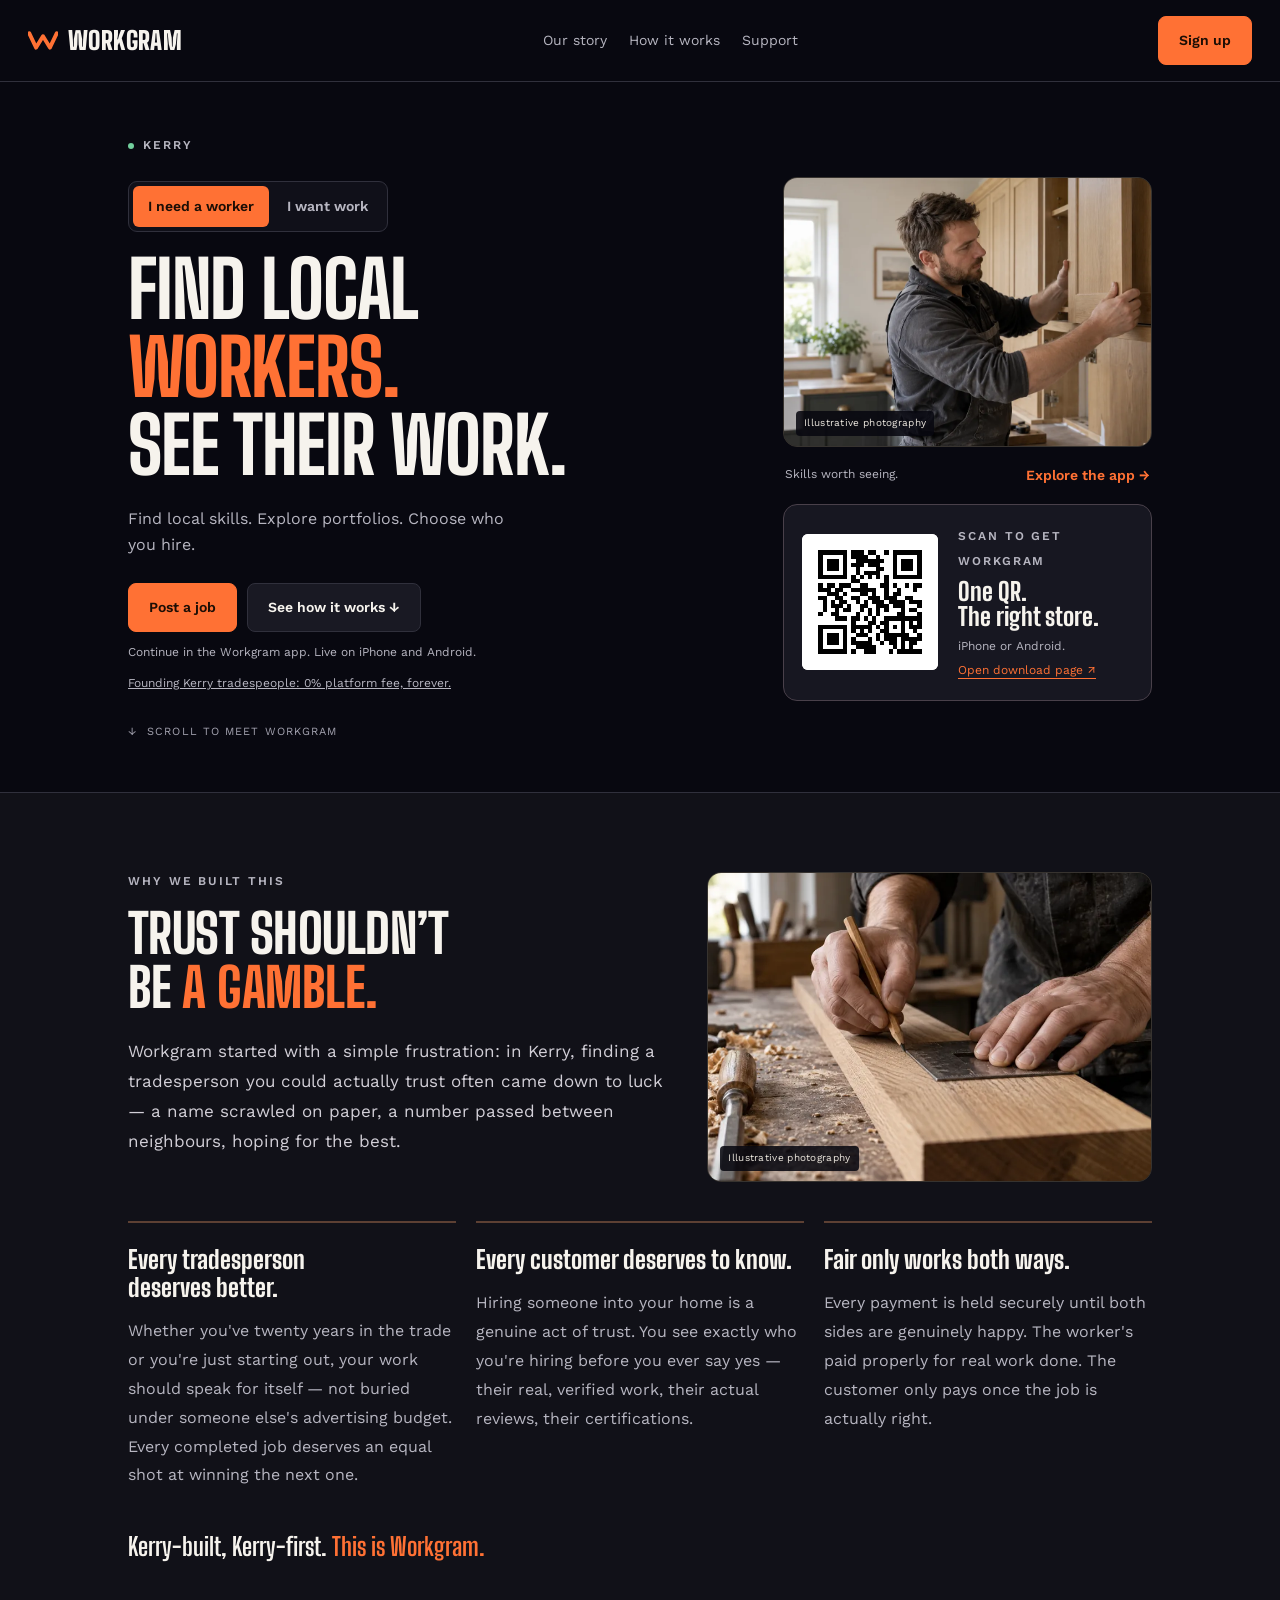
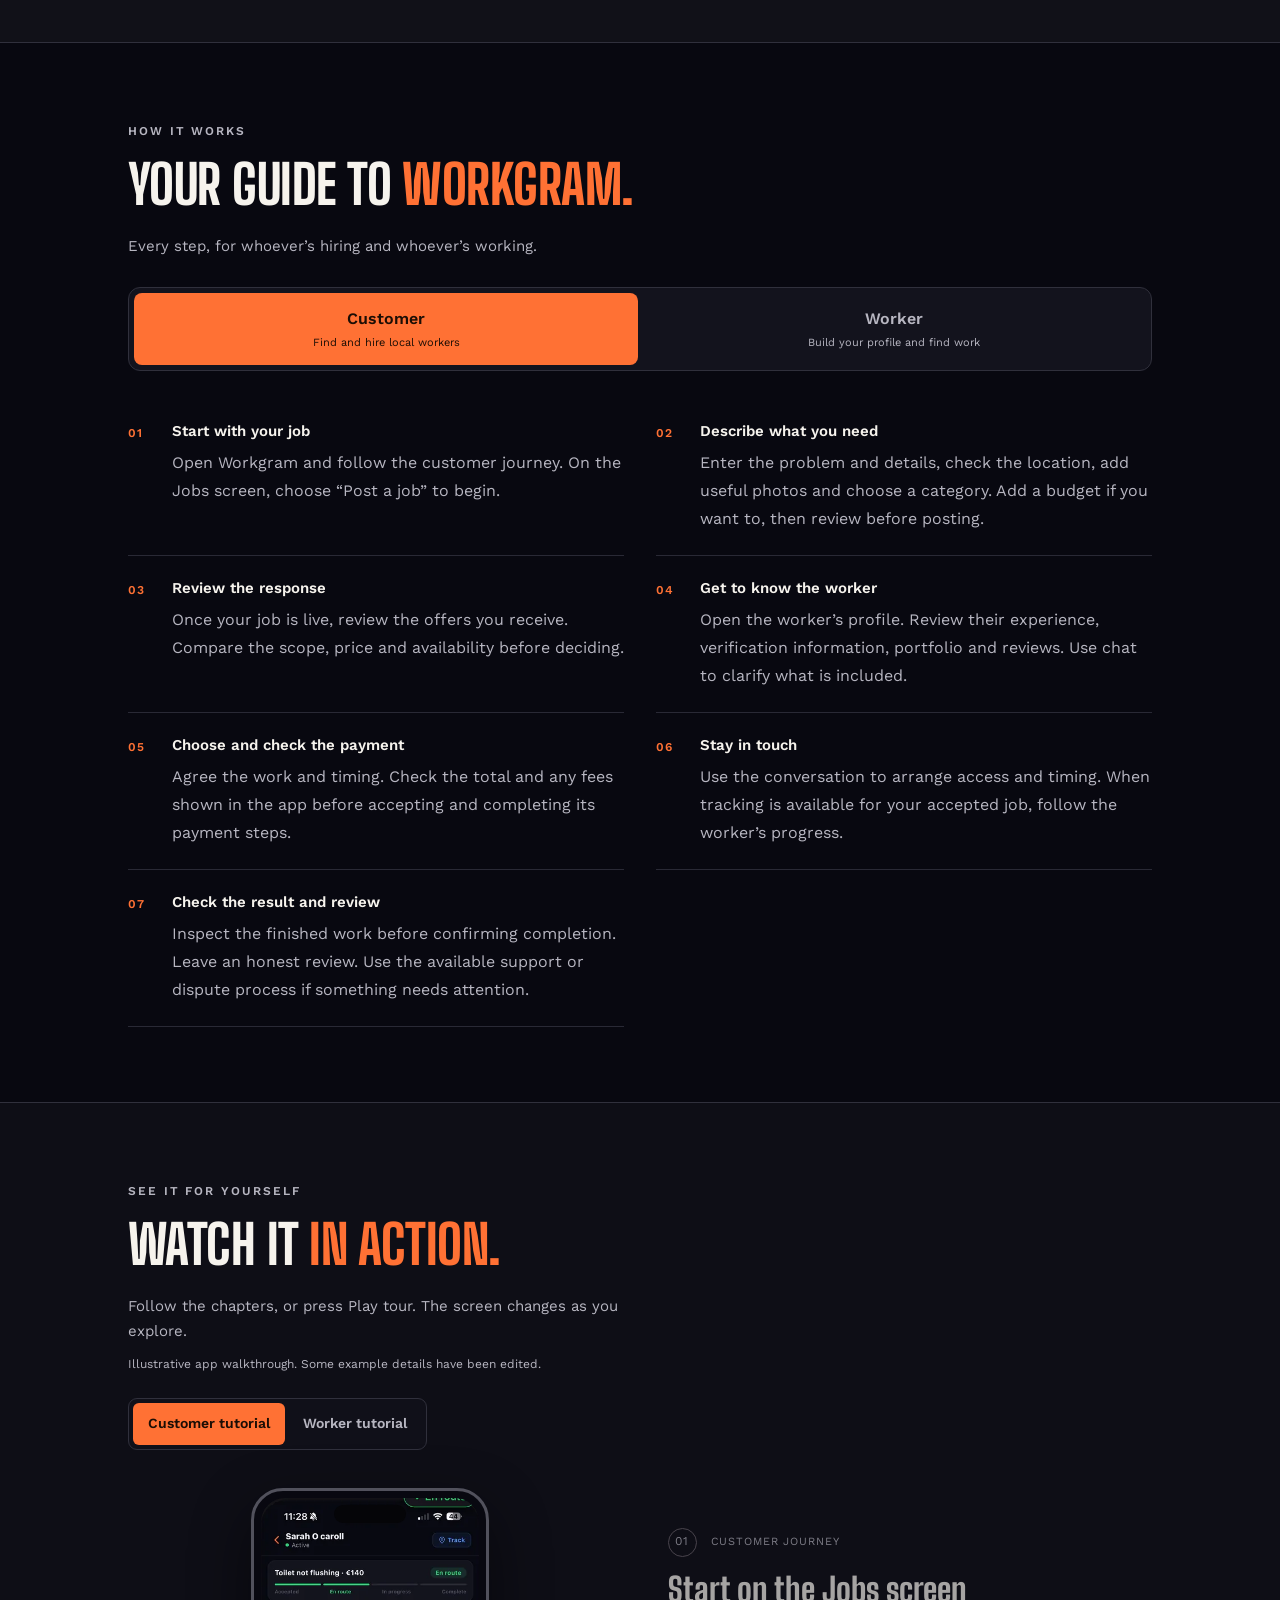
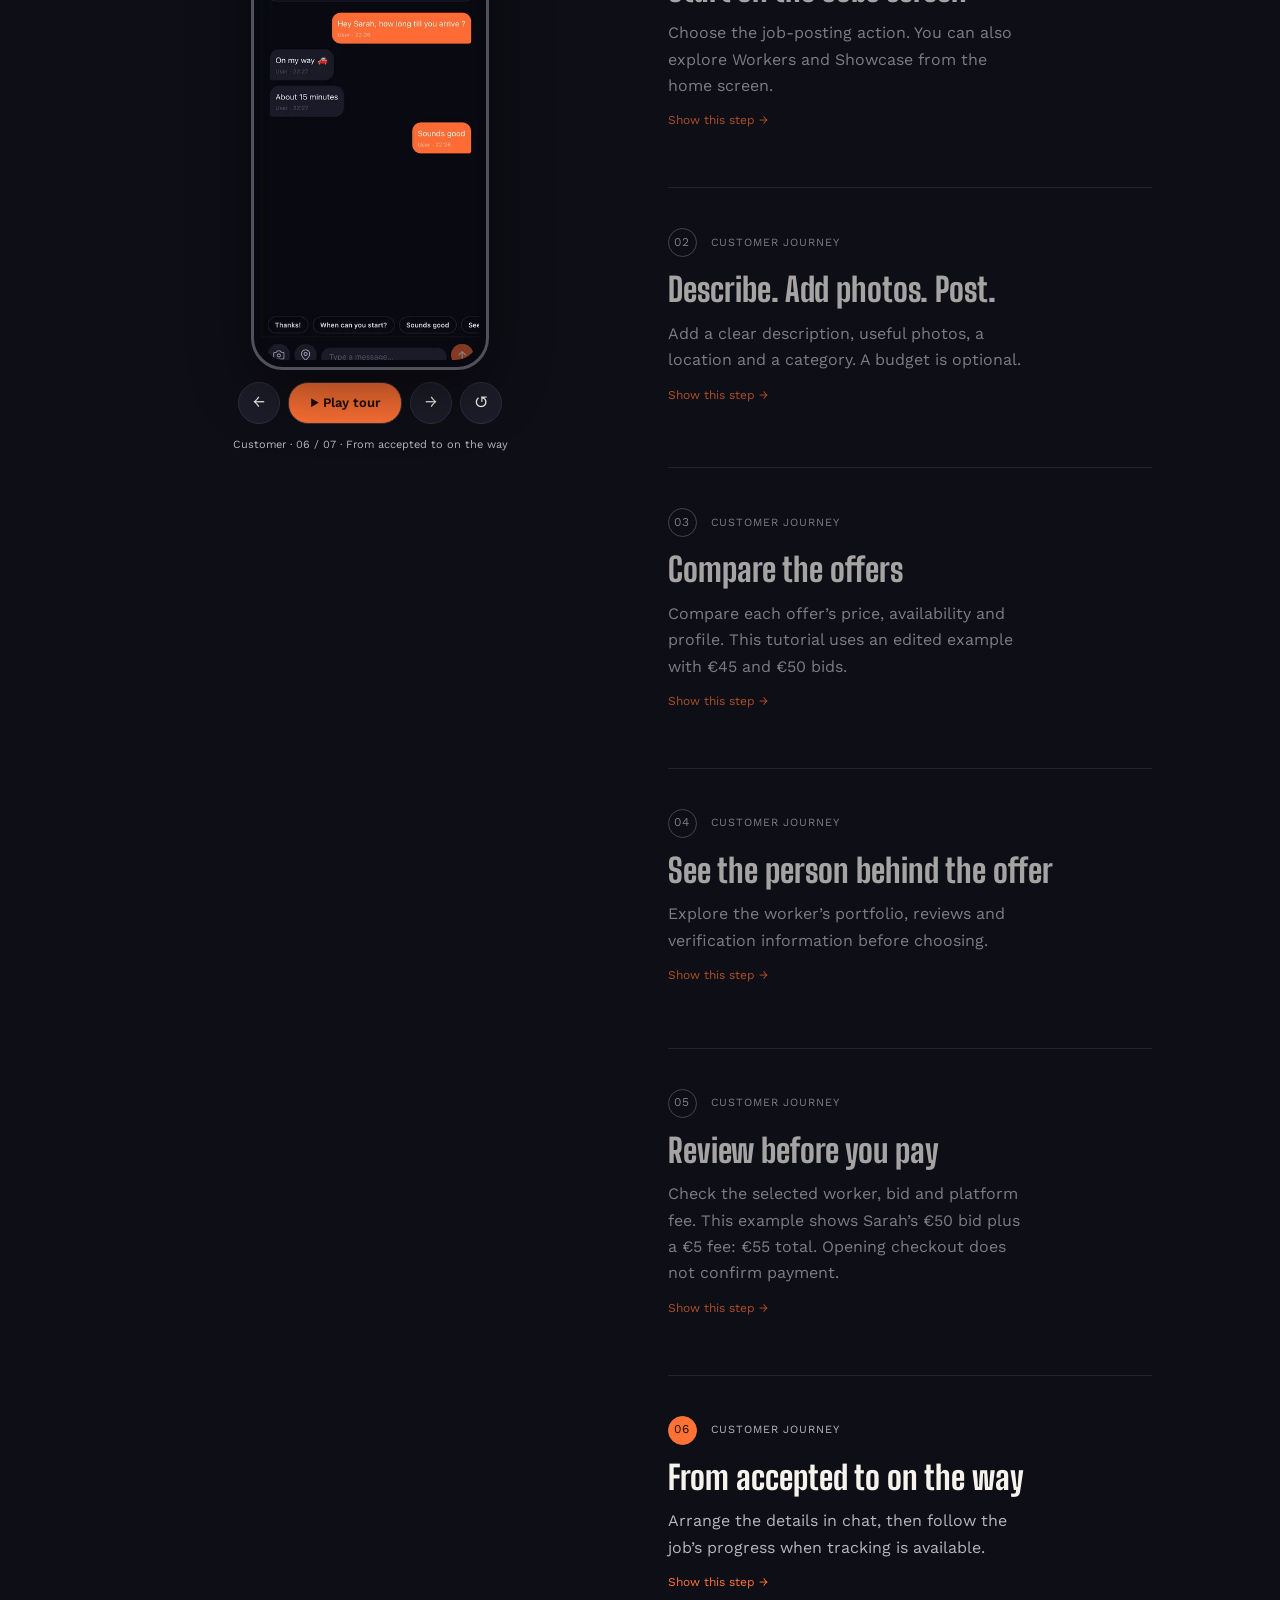
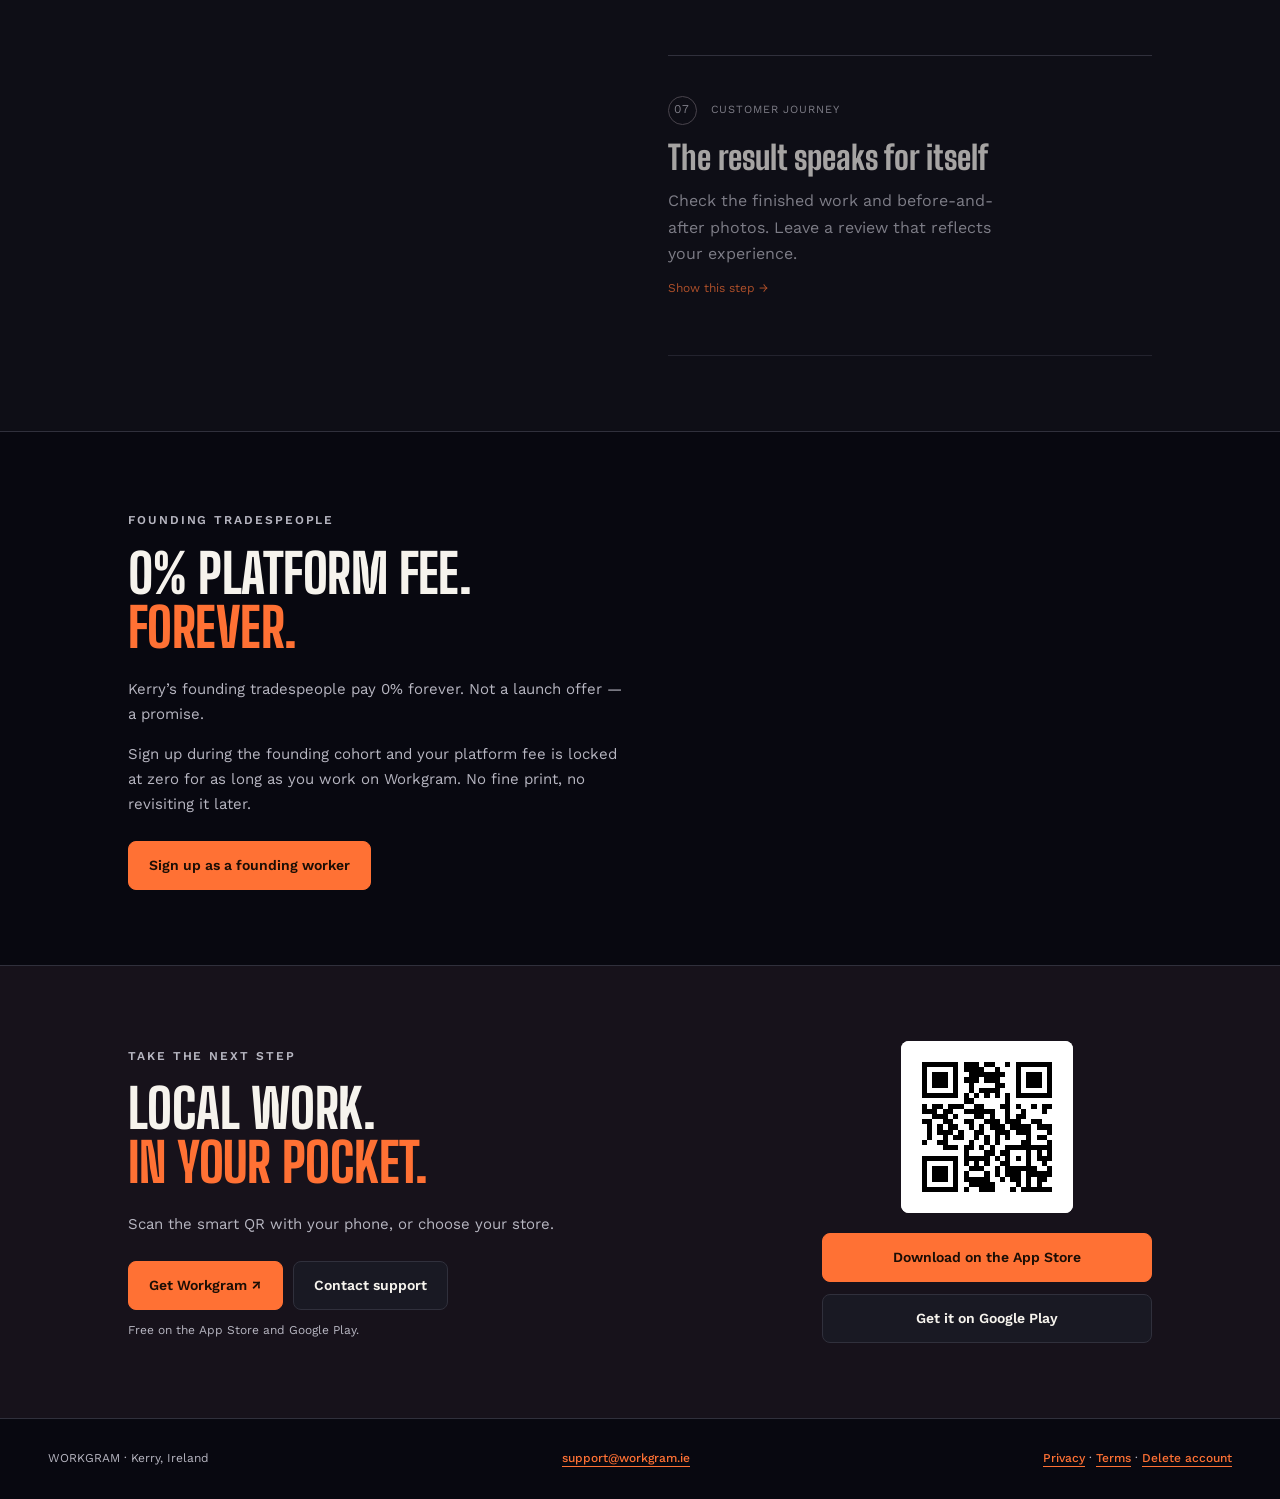
<file: index.html>
<!DOCTYPE html>
<html lang="en-IE">
<head>
  <link rel="icon" type="image/png" sizes="192x192" href="/favicon.png">
  <link rel="apple-touch-icon" href="/favicon.png">
  <meta property="og:image" content="https://workgram.ie/favicon.png">
<meta charset="utf-8">
<meta name="viewport" content="width=device-width, initial-scale=1">
<title>Workgram — Find local work. Find local workers.</title>
<meta name="description" content="Find local workers, explore portfolios and post a job with Workgram. Discover work near you and build your reputation.">
<link rel="canonical" href="https://workgram.ie/">
<link rel="preconnect" href="https://fonts.googleapis.com">
<link rel="preconnect" href="https://fonts.gstatic.com" crossorigin>
<link rel="stylesheet" href="https://fonts.googleapis.com/css2?family=Big+Shoulders+Display:wght@700;800;900&family=Work+Sans:wght@400;500;600;700&display=swap">
<link rel="stylesheet" href="assets/home.css">
<script src="assets/home.js" defer></script>
</head>
<body>
<div id="wg-immersive"><a class="wg-skip" href="#main-content">Skip to content</a>
  
  
  <div class="wg-page" aria-label="Workgram">
    <nav class="wg-nav" aria-label="Workgram navigation">
      <a class="wg-brand" href="#wg-top" data-goto="top" aria-label="Workgram, back to top"><svg viewBox="0 0 100 60" fill="none" aria-hidden="true"><polyline points="4,4 27,52 50,14 73,52 96,4" stroke="#ff7134" stroke-width="13" stroke-linecap="round" stroke-linejoin="round"/></svg>WORKGRAM</a>
      <div class="wg-nav-links"><a href="#wg-story" data-goto="story">Our story</a><a href="#wg-guide" data-goto="guide">How it works</a><a href="mailto:support@workgram.ie">Support</a></div>
      <a class="wg-action wg-primary" href="#wg-download" data-goto="download">Sign up</a>
      <div class="wg-progress" aria-hidden="true"></div>
    </nav>
    <main id="main-content">
      <header class="wg-wrap wg-hero" id="wg-top">
        <div>
          <div class="wg-eyebrow wg-local"><span class="wg-dot" aria-hidden="true"></span>Kerry</div>
          <div class="wg-role-switch" aria-label="Choose your journey"><button type="button" data-role="customer" aria-pressed="true">I need a worker</button><button type="button" data-role="worker" aria-pressed="false">I want work</button></div>
          <h1 id="wg-hero-title">FIND LOCAL <em>WORKERS.</em><br>SEE THEIR WORK.</h1>
          <p class="wg-hero-copy" id="wg-hero-copy">Find local skills. Explore portfolios. Choose who you hire.</p>
          <div class="wg-actions"><a class="wg-action wg-primary" id="wg-hero-cta" href="/post/">Post a job</a><a class="wg-action" href="#wg-guide" data-goto="guide">See how it works ↓</a></div>
          <p class="wg-small wg-app-note">Continue in the Workgram app. Live on iPhone and Android.</p>
          <p class="wg-small wg-app-note"><a href="#workers">Founding Kerry tradespeople: 0% platform fee, forever.</a></p>
          <div class="wg-scroll-note"><span aria-hidden="true">↓</span>Scroll to meet Workgram</div>
        </div>
        <div class="wg-hero-side">
          <figure class="wg-editorial wg-hero-photo"><img src="assets/generic_hero.webp" data-asset="generic_hero" width="1200" height="800" alt="Illustrative photo of a carpenter fitting oak kitchen cabinets" fetchpriority="high"><figcaption>Illustrative photography</figcaption></figure>
          <div class="wg-photo-link"><span class="wg-small">Skills worth seeing.</span><a class="wg-text-link" href="#wg-tour" data-goto="tour">Explore the app →</a></div>
          <div class="wg-qr-panel"><div class="wg-qr"><img src="assets/smart-qr.svg" width="172" height="172" alt="Scan to download Workgram on iOS or Android"></div><div><span class="wg-eyebrow">Scan to get Workgram</span><h3>One QR.<br>The right store.</h3><p class="wg-small">iPhone or Android.</p><a href="https://workgram.ie/get/" target="_blank" rel="noopener noreferrer">Open download page ↗</a></div></div>
        </div>
      </header>
      <section class="wg-section wg-story" id="wg-story"><span class="wg-anchor" id="story"></span>
        <div class="wg-wrap">
          <div class="wg-story-top">
            <div class="wg-reveal"><span class="wg-eyebrow">Why we built this</span><h2 class="wg-section-head">Trust shouldn’t be <em>a gamble.</em></h2><p class="wg-story-intro">Workgram started with a simple frustration: in Kerry, finding a tradesperson you could actually trust often came down to luck — a name scrawled on paper, a number passed between neighbours, hoping for the best.</p></div>
            <figure class="wg-editorial wg-story-photo wg-reveal"><img src="assets/generic_story.webp" data-asset="generic_story" width="900" height="600" loading="lazy" decoding="async" alt="Illustrative close-up of skilled hands measuring an oak board"><figcaption>Illustrative photography</figcaption></figure>
          </div>
          <div class="wg-story-grid">
            <article class="wg-story-item wg-reveal"><h3>Every tradesperson deserves better.</h3><p>Whether you've twenty years in the trade or you're just starting out, your work should speak for itself — not buried under someone else's advertising budget. Every completed job deserves an equal shot at winning the next one.</p></article>
            <article class="wg-story-item wg-reveal"><h3>Every customer deserves to know.</h3><p>Hiring someone into your home is a genuine act of trust. You see exactly who you're hiring before you ever say yes — their real, verified work, their actual reviews, their certifications.</p></article>
            <article class="wg-story-item wg-reveal"><h3>Fair only works both ways.</h3><p>Every payment is held securely until both sides are genuinely happy. The worker's paid properly for real work done. The customer only pays once the job is actually right.</p></article>
          </div>
          <p class="wg-story-close wg-reveal">Kerry-built, Kerry-first. <em>This is Workgram.</em></p>
        </div>
      </section>
      <section class="wg-section" id="wg-guide"><span class="wg-anchor" id="how"></span><span class="wg-anchor" id="customers"></span>
        <div class="wg-wrap">
          <div class="wg-reveal"><span class="wg-eyebrow">How it works</span><h2 class="wg-section-head">Your guide to <em>Workgram.</em></h2><p class="wg-tutorial-intro">Every step, for whoever’s hiring and whoever’s working.</p></div>
          <div class="wg-role-tabs" role="tablist" aria-label="Instructions for customers and workers"><button type="button" role="tab" id="wg-tab-customer" aria-controls="wg-guide-panel" aria-selected="true" data-role="customer">Customer<small>Find and hire local workers</small></button><button type="button" role="tab" id="wg-tab-worker" aria-controls="wg-guide-panel" aria-selected="false" data-role="worker">Worker<small>Build your profile and find work</small></button></div>
          <div id="wg-guide-panel" role="tabpanel" aria-labelledby="wg-tab-customer"><ol class="wg-instructions" id="wg-written"><li><span class="wg-number">01</span><div><h3>Start with your job</h3><p>Open Workgram and follow the customer journey. On the Jobs screen, choose “Post a job” to begin.</p></div></li>
<li><span class="wg-number">02</span><div><h3>Describe what you need</h3><p>Enter the problem and details, check the location, add useful photos and choose a category. Add a budget if you want to, then review before posting.</p></div></li>
<li><span class="wg-number">03</span><div><h3>Review the response</h3><p>Once your job is live, review the offers you receive. Compare the scope, price and availability before deciding.</p></div></li>
<li><span class="wg-number">04</span><div><h3>Get to know the worker</h3><p>Open the worker’s profile. Review their experience, verification information, portfolio and reviews. Use chat to clarify what is included.</p></div></li>
<li><span class="wg-number">05</span><div><h3>Choose and check the payment</h3><p>Agree the work and timing. Check the total and any fees shown in the app before accepting and completing its payment steps.</p></div></li>
<li><span class="wg-number">06</span><div><h3>Stay in touch</h3><p>Use the conversation to arrange access and timing. When tracking is available for your accepted job, follow the worker’s progress.</p></div></li>
<li><span class="wg-number">07</span><div><h3>Check the result and review</h3><p>Inspect the finished work before confirming completion. Leave an honest review. Use the available support or dispute process if something needs attention.</p></div></li></ol></div>
        </div>
      </section>
      <section class="wg-section wg-tutorial" id="wg-tour"><span class="wg-anchor" id="portfolio"></span>
        <div class="wg-wrap">
          <div class="wg-reveal"><span class="wg-eyebrow">See it for yourself</span><h2 class="wg-section-head">Watch it <em>in action.</em></h2><p class="wg-tutorial-intro">Follow the chapters, or press Play tour. The screen changes as you explore.</p><p class="wg-small wg-app-note">Illustrative app walkthrough. Some example details have been edited.</p></div>
          <div class="wg-role-switch" aria-label="Tutorial journey"><button type="button" data-role="customer" aria-pressed="true">Customer tutorial</button><button type="button" data-role="worker" aria-pressed="false">Worker tutorial</button></div><noscript><p class="wg-small">Enable JavaScript for the interactive phone tour. The written guides and download links work without it.</p></noscript><div class="wg-tour-grid">
            <div class="wg-phone-stage">
              <div class="wg-phone"><div class="wg-screen" id="wg-screen"><img id="wg-tour-image" src="assets/01_hero.webp" alt="Workgram customer home screen"><div class="wg-screen-missing" id="wg-missing" hidden><span class="wg-screen-label">Screen to add</span><h3 id="wg-missing-title"></h3><p>The matching app screenshot will appear here.</p></div></div></div>
              <div class="wg-player-controls"><button type="button" id="wg-prev" aria-label="Previous tutorial step">←</button><button type="button" class="wg-play" id="wg-play">▶ Play tour</button><button type="button" id="wg-next" aria-label="Next tutorial step">→</button><button type="button" id="wg-replay" aria-label="Replay from the first step">↺</button></div>
              <p class="wg-player-caption" id="wg-caption" aria-live="polite"></p>
            </div>
            <div id="wg-chapters"></div>
          </div>
        </div>
      </section>
      <section class="wg-section" id="workers"><div class="wg-wrap"><span class="wg-eyebrow">Founding tradespeople</span><h2 class="wg-section-head">0% platform fee.<br><em>Forever.</em></h2><p class="wg-tutorial-intro">Kerry’s founding tradespeople pay 0% forever. Not a launch offer — a promise.</p><p class="wg-tutorial-intro" style="margin-top:16px">Sign up during the founding cohort and your platform fee is locked at zero for as long as you work on Workgram. No fine print, no revisiting it later.</p><a class="wg-action wg-primary" href="#wg-download" data-goto="download" style="margin-top:24px">Sign up as a founding worker</a></div></section>
      <section class="wg-section wg-download" id="wg-download"><span class="wg-anchor" id="get-app"></span><div class="wg-wrap wg-download-grid"><div><span class="wg-eyebrow">Take the next step</span><h2 class="wg-section-head">Local work.<br><em>In your pocket.</em></h2><p class="wg-tutorial-intro">Scan the smart QR with your phone, or choose your store.</p><div class="wg-actions" style="margin-top:24px"><a class="wg-action wg-primary" href="https://workgram.ie/get/" target="_blank" rel="noopener noreferrer">Get Workgram ↗</a><a class="wg-action" href="mailto:support@workgram.ie">Contact support</a></div><p class="wg-small wg-app-note">Free on the App Store and Google Play.</p></div><div class="wg-download-code"><div class="wg-qr"><img src="assets/smart-qr.svg" width="172" height="172" alt="Scan to download Workgram on iOS or Android"></div><div class="wg-store-links"><a class="wg-action wg-primary" href="https://apps.apple.com/ie/app/workgram/id6782429046">Download on the App Store</a><a class="wg-action" href="https://play.google.com/store/apps/details?id=com.workgram.app">Get it on Google Play</a></div></div></div></section>
<noscript><section class="wg-section"><div class="wg-wrap"><h2 class="wg-section-head">Worker instructions</h2><ol class="wg-instructions"><li><span class="wg-number">01</span><div><h3>Build your profile</h3><p>Add accurate skills, experience and service information. Complete the verification and payout setup requested in the app.</p></div></li>
<li><span class="wg-number">02</span><div><h3>Show what you can do</h3><p>Add your own project photos, useful descriptions and supported reels. Let customers see the work that is relevant to their job.</p></div></li>
<li><span class="wg-number">03</span><div><h3>Find suitable local work</h3><p>Review nearby jobs relevant to your skills. Check the description, location and photos before deciding whether to bid.</p></div></li>
<li><span class="wg-number">04</span><div><h3>Send a clear bid</h3><p>State the proposed scope, price and availability. Make it clear what is included and what still needs to be agreed.</p></div></li>
<li><span class="wg-number">05</span><div><h3>Follow the acceptance</h3><p>Check your alerts for an accepted bid, then open the job conversation to agree access, materials and timing.</p></div></li>
<li><span class="wg-number">06</span><div><h3>Communicate and carry out the work</h3><p>Keep the customer updated. Use the accepted-job workflow and on-the-way tracking where offered and appropriate.</p></div></li>
<li><span class="wg-number">07</span><div><h3>Complete the job and build reputation</h3><p>Add the completion record required by the app and follow its confirmation and payout process. Keep your portfolio current as your work grows.</p></div></li></ol></div></section></noscript>
    </main>
    <footer class="wg-footer"><span>WORKGRAM · Kerry, Ireland</span><a href="mailto:support@workgram.ie">support@workgram.ie</a><span><a href="privacy.html">Privacy</a> · <a href="terms.html">Terms</a> · <a href="delete-account.html">Delete account</a></span></footer>
  </div>
  
  
  
</div>

</body>
</html>
</file>
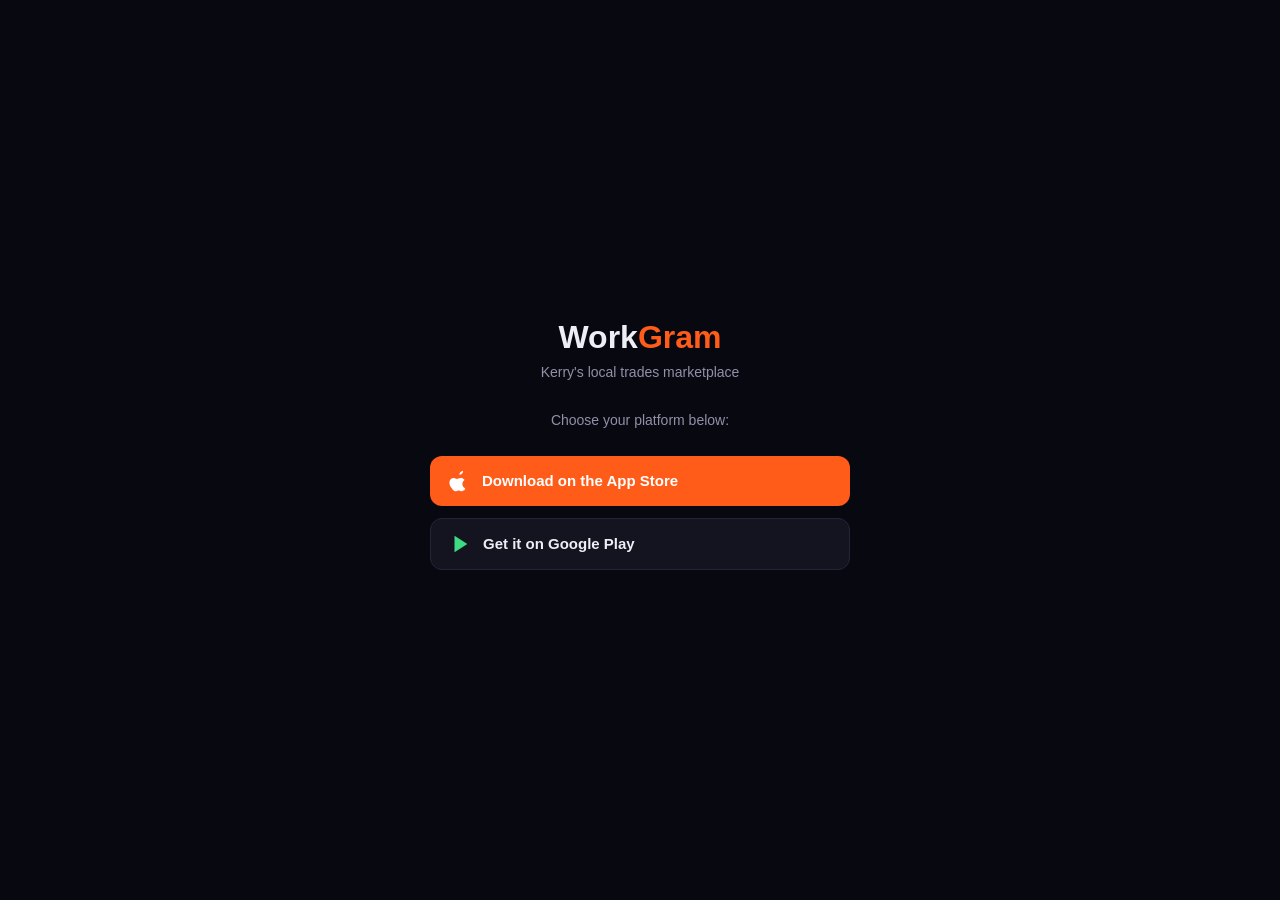
<file: get/index.html>
<!DOCTYPE html>
<html lang="en">
<head>
<meta charset="UTF-8">
<meta name="viewport" content="width=device-width, initial-scale=1.0">
<title>Get Workgram</title>
<style>
  :root {
    --bg: #080810;
    --card: #141420;
    --border: #242436;
    --orange: #ff5c1a;
    --white: #eeeef5;
    --grey: #9090a8;
  }
  * { box-sizing: border-box; }
  body {
    margin: 0;
    min-height: 100vh;
    background: var(--bg);
    color: var(--white);
    font-family: -apple-system, BlinkMacSystemFont, 'Segoe UI', Roboto, sans-serif;
    display: flex;
    align-items: center;
    justify-content: center;
    padding: 24px;
  }
  .card {
    max-width: 420px;
    width: 100%;
    text-align: center;
  }
  .logo {
    font-size: 32px;
    font-weight: 900;
    margin-bottom: 8px;
  }
  .logo .orange { color: var(--orange); }
  .sub {
    color: var(--grey);
    font-size: 14px;
    margin-bottom: 32px;
  }
  .spinner {
    width: 36px;
    height: 36px;
    border: 3px solid var(--border);
    border-top-color: var(--orange);
    border-radius: 50%;
    margin: 0 auto 24px;
    animation: spin 0.8s linear infinite;
  }
  @keyframes spin { to { transform: rotate(360deg); } }
  .status { color: var(--grey); font-size: 14px; margin-bottom: 28px; }
  .btn {
    display: flex;
    align-items: center;
    gap: 12px;
    width: 100%;
    padding: 14px 18px;
    border-radius: 12px;
    text-decoration: none;
    font-weight: 700;
    font-size: 15px;
    margin-bottom: 12px;
    border: 1px solid var(--border);
    background: var(--card);
    color: var(--white);
  }
  .btn svg { flex-shrink: 0; }
  .btn.primary {
    background: var(--orange);
    color: #fff;
    border: none;
  }
</style>
</head>
<body>
  <div class="card">
    <div class="logo"><span>Work</span><span class="orange">Gram</span></div>
    <div class="sub">Kerry's local trades marketplace</div>
    <div class="spinner" id="spinner"></div>
    <div class="status" id="status">Redirecting you to the right store…</div>

    <!-- Manual fallback links (also shown if auto-redirect fails or JS is off) -->
    <a class="btn primary" id="ios-link" href="https://apps.apple.com/ie/app/workgram/id6782429046">
      <svg width="22" height="22" viewBox="0 0 24 24" fill="#fff"><path d="M16.365 1.43c0 1.14-.463 2.032-1.222 2.71-.673.6-1.6 1.05-2.6.977-.12-1.09.44-2.19 1.15-2.87.71-.7 1.86-1.24 2.66-1.24.01.14.01.28.01.42zM20.5 17.34c-.5 1.15-.74 1.65-1.38 2.66-.9 1.4-2.17 3.14-3.75 3.16-1.4.02-1.76-.9-3.66-.9-1.9 0-2.3.88-3.7.92-1.58.05-2.78-1.5-3.68-2.9C1.86 17.5.7 13.55 2.3 10.9c.8-1.3 2.23-2.13 3.78-2.15 1.44-.02 2.8.97 3.68.97.87 0 2.53-1.2 4.27-1.02.73.03 2.77.29 4.08 2.2-.1.07-2.44 1.42-2.41 4.24.02 3.37 2.96 4.5 2.98 4.51-.02.07-.44 1.53-1.13 3.19z"/></svg>
      Download on the App Store
    </a>
    <a class="btn" id="android-link" href="https://play.google.com/store/apps/details?id=com.workgram.app">
      <svg width="22" height="22" viewBox="0 0 24 24" fill="none"><path d="M6 3l14 9-14 9V3z" fill="#3ddc84"/></svg>
      Get it on Google Play
    </a>
  </div>

  <script>
    // ---- Live store links ----
    var IOS_URL = "https://apps.apple.com/ie/app/workgram/id6782429046";
    var ANDROID_URL = "https://play.google.com/store/apps/details?id=com.workgram.app";
    // ---------------------------

    var ua = navigator.userAgent || navigator.vendor || window.opera;
    var isIOS = /iPad|iPhone|iPod/.test(ua) && !window.MSStream;
    var isAndroid = /android/i.test(ua);

    document.getElementById('ios-link').href = IOS_URL;
    document.getElementById('android-link').href = ANDROID_URL;

    if (isIOS) {
      document.getElementById('status').textContent = "Taking you to the App Store…";
      window.location.href = IOS_URL;
    } else if (isAndroid) {
      document.getElementById('status').textContent = "Taking you to Google Play…";
      window.location.href = ANDROID_URL;
    } else {
      // Desktop or unknown device — just show both buttons, no redirect
      document.getElementById('spinner').style.display = 'none';
      document.getElementById('status').textContent = "Choose your platform below:";
    }
  </script>
</body>
</html>
</file>
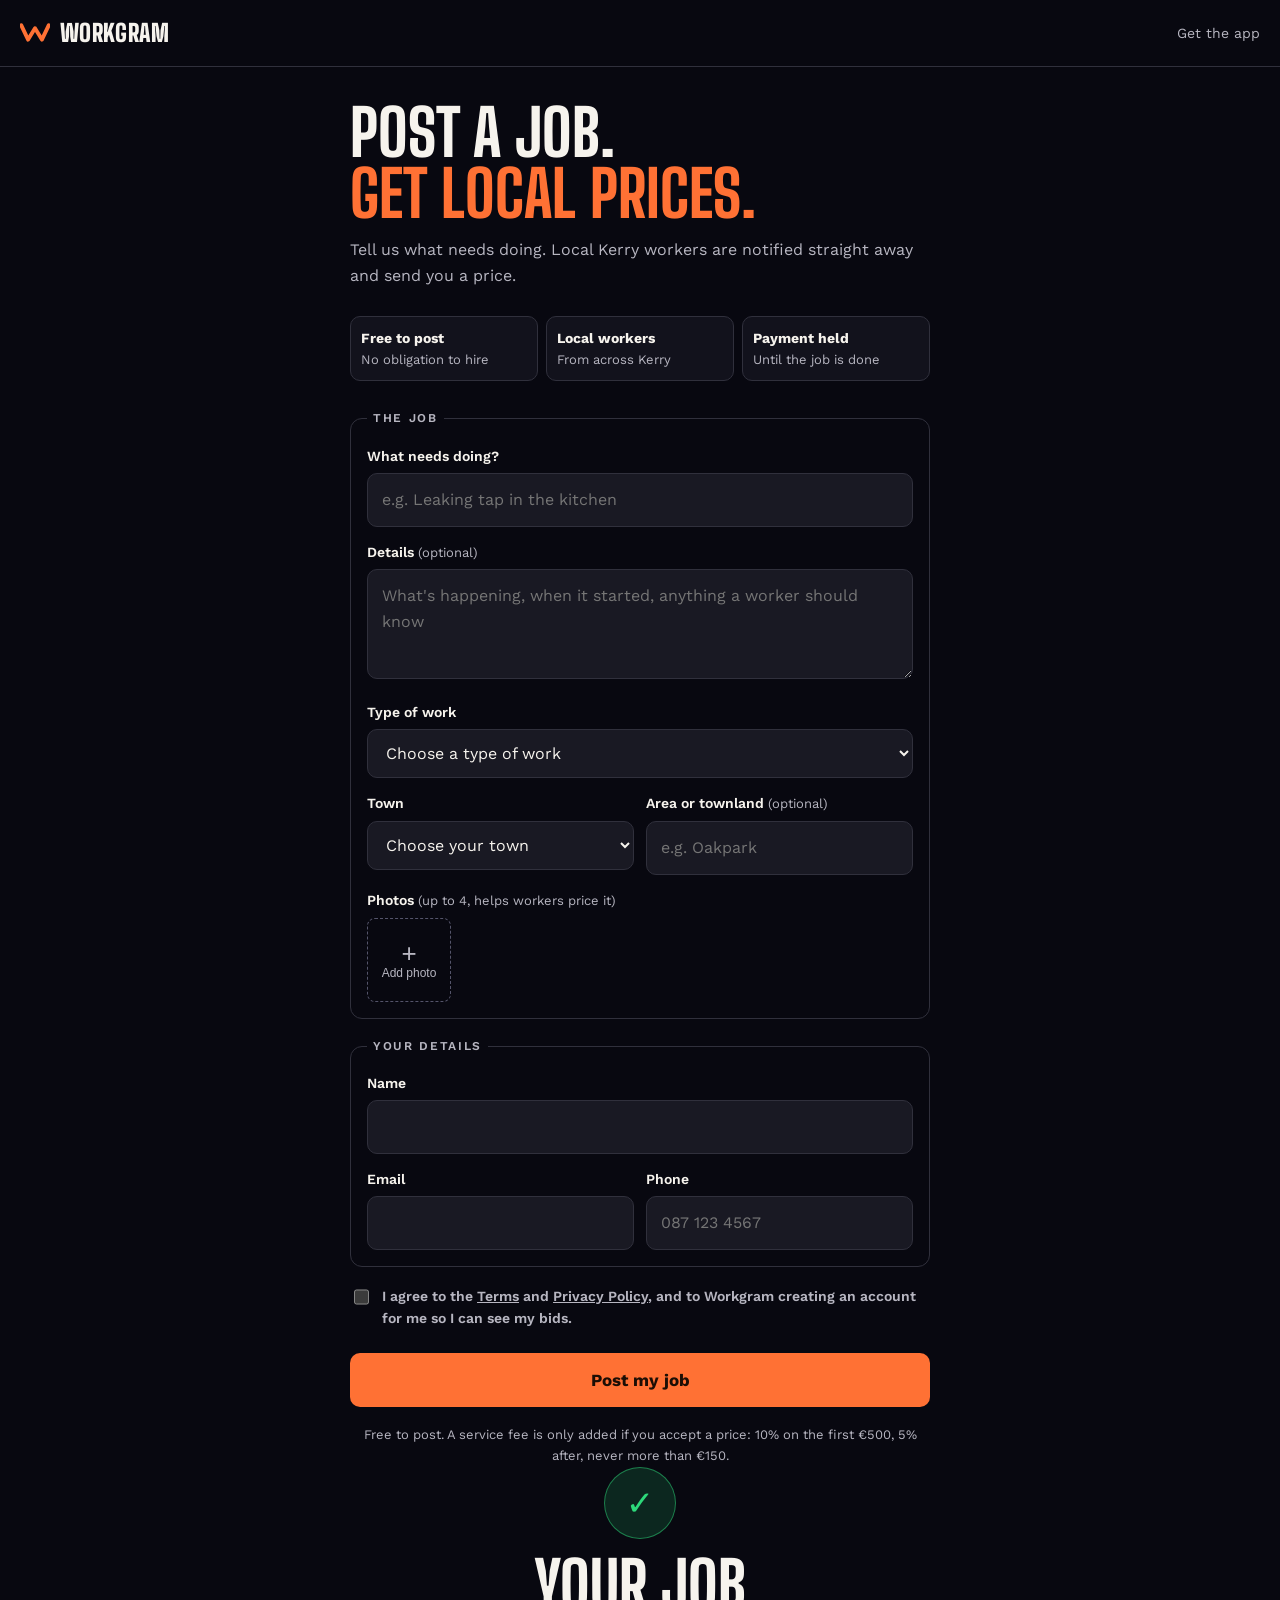
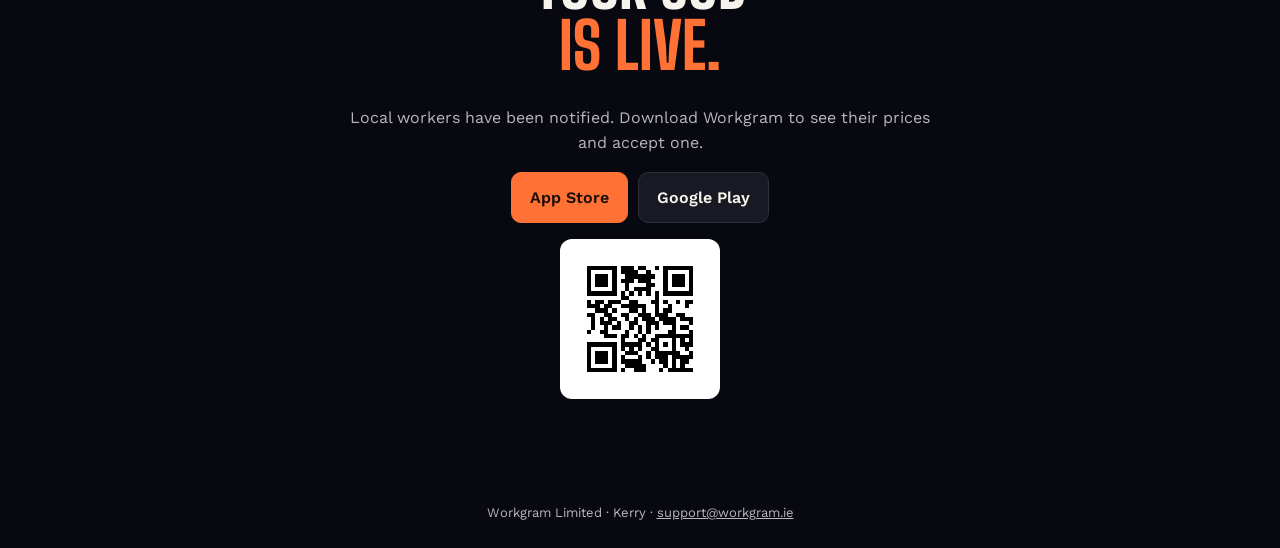
<file: post/index.html>
<!DOCTYPE html>
<html lang="en-IE">
<head>
<meta charset="utf-8">
<meta name="viewport" content="width=device-width, initial-scale=1">
<title>Post a job in Kerry | Workgram</title>
<meta name="description" content="Post a job in Kerry for free. Local tradespeople send you a price. Your payment is held securely until the work is done.">
<link rel="canonical" href="https://workgram.ie/post/">
<link rel="preconnect" href="https://fonts.googleapis.com">
<link rel="preconnect" href="https://fonts.gstatic.com" crossorigin>
<link rel="stylesheet" href="https://fonts.googleapis.com/css2?family=Big+Shoulders+Display:wght@700;800;900&family=Work+Sans:wght@400;500;600;700&display=swap">
<style>
:root{--bg:#080810;--panel:#12121c;--panel2:#191923;--text:#f6f3ed;--muted:#b7b6c1;--orange:#ff7134;--line:#30303c;--green:#2dd97a;--red:#ff6b6b}
*{box-sizing:border-box}
html,body{margin:0;background:var(--bg);color:var(--text);font:400 16px/1.6 'Work Sans',system-ui,sans-serif;color-scheme:dark}
a{color:inherit}
.nav{position:sticky;top:0;z-index:5;background:var(--bg);border-bottom:1px solid var(--line);padding:14px 20px;display:flex;align-items:center;justify-content:space-between}
.brand{display:flex;align-items:center;gap:10px;font-family:'Big Shoulders Display',Impact,sans-serif;font-size:24px;font-weight:900;letter-spacing:.015em;text-decoration:none}
.brand svg{width:30px;height:20px}
.nav a.small{color:var(--muted);font-size:14px;text-decoration:none}
main{max-width:620px;margin:0 auto;padding:36px 20px 80px}
h1{font-family:'Big Shoulders Display',Impact,sans-serif;font-weight:800;font-size:clamp(40px,9vw,64px);line-height:.95;margin:0 0 12px;text-transform:uppercase}
h1 em{font-style:normal;color:var(--orange)}
.lead{color:var(--muted);margin:0 0 28px}
.trust{display:grid;grid-template-columns:repeat(3,1fr);gap:8px;margin:0 0 28px}
.trust div{background:var(--panel);border:1px solid var(--line);border-radius:10px;padding:10px;font-size:13px;color:var(--muted)}
.trust b{display:block;color:var(--text);font-size:14px}
form{display:grid;gap:18px}
label{display:block;font-weight:600;font-size:14px;margin-bottom:6px}
.hint{font-weight:400;color:var(--muted);font-size:13px}
input[type=text],input[type=email],input[type=tel],input[type=password],select,textarea{width:100%;background:var(--panel2);border:1px solid var(--line);border-radius:10px;color:var(--text);font:inherit;padding:13px 14px;min-height:48px}
textarea{min-height:110px;resize:vertical}
input:focus,select:focus,textarea:focus{outline:2px solid var(--orange);outline-offset:1px;border-color:transparent}
.row{display:grid;grid-template-columns:1fr 1fr;gap:12px}
@media (max-width:520px){.row{grid-template-columns:1fr}.trust{grid-template-columns:1fr}}
fieldset{border:1px solid var(--line);border-radius:12px;padding:16px;margin:0;display:grid;gap:14px}
legend{padding:0 6px;color:var(--muted);font-size:12px;letter-spacing:.14em;text-transform:uppercase;font-weight:600}
.photos{display:flex;gap:8px;flex-wrap:wrap}
.thumb{position:relative;width:84px;height:84px;border-radius:8px;overflow:hidden;background:var(--panel2)}
.thumb img{width:100%;height:100%;object-fit:cover}
.thumb button{position:absolute;top:3px;right:3px;width:24px;height:24px;border-radius:12px;border:0;background:rgba(0,0,0,.75);color:#fff;font-weight:700;cursor:pointer}
.addphoto{width:84px;height:84px;border:1px dashed #54546a;border-radius:8px;display:flex;flex-direction:column;align-items:center;justify-content:center;color:var(--muted);font-size:12px;cursor:pointer;background:transparent}
.addphoto span{font-size:26px;line-height:1}
.check{display:flex;gap:10px;align-items:flex-start;font-size:14px;color:var(--muted)}
.check input{width:20px;height:20px;margin-top:2px;accent-color:var(--orange)}
.btn{background:var(--orange);color:#1c0e05;border:0;border-radius:10px;padding:16px;font:700 17px 'Work Sans',sans-serif;cursor:pointer;min-height:54px}
.btn[disabled]{opacity:.6;cursor:wait}
.msg{border-radius:10px;padding:12px 14px;font-size:14px}
.msg.err{background:rgba(255,107,107,.1);border:1px solid rgba(255,107,107,.4);color:#ffb3b3}
.msg.info{background:rgba(255,113,52,.1);border:1px solid rgba(255,113,52,.4)}
.fees{color:var(--muted);font-size:13px;text-align:center;margin:0}
.hp{position:absolute;left:-9999px;width:1px;height:1px;overflow:hidden}
.done{text-align:center;display:grid;gap:16px;justify-items:center}
.done .tick{width:72px;height:72px;border-radius:36px;background:rgba(45,217,122,.15);border:1px solid rgba(45,217,122,.5);display:flex;align-items:center;justify-content:center;font-size:34px;color:var(--green)}
.stores{display:flex;gap:10px;flex-wrap:wrap;justify-content:center}
.store{border:1px solid var(--line);background:var(--panel2);border-radius:10px;padding:12px 18px;text-decoration:none;font-weight:600}
.store.primary{background:var(--orange);border-color:var(--orange);color:#1c0e05}
.qr{background:#fff;border-radius:12px;padding:10px;width:160px}
.qr img{width:100%;display:block}
footer{color:var(--muted);font-size:13px;text-align:center;padding:24px}
</style>
</head>
<body>
<nav class="nav">
  <a class="brand" href="/" aria-label="Workgram home"><svg viewBox="0 0 100 60" fill="none" aria-hidden="true"><polyline points="4,4 27,52 50,14 73,52 96,4" stroke="#ff7134" stroke-width="13" stroke-linecap="round" stroke-linejoin="round"/></svg>WORKGRAM</a>
  <a class="small" href="/get/">Get the app</a>
</nav>
<main>
  <section id="formView">
    <h1>Post a job.<br><em>Get local prices.</em></h1>
    <p class="lead">Tell us what needs doing. Local Kerry workers are notified straight away and send you a price.</p>
    <div class="trust">
      <div><b>Free to post</b>No obligation to hire</div>
      <div><b>Local workers</b>From across Kerry</div>
      <div><b>Payment held</b>Until the job is done</div>
    </div>

    <form id="jobForm" novalidate>
      <fieldset>
        <legend>The job</legend>
        <div>
          <label for="title">What needs doing?</label>
          <input id="title" name="title" type="text" maxlength="200" placeholder="e.g. Leaking tap in the kitchen" required>
        </div>
        <div>
          <label for="description">Details <span class="hint">(optional)</span></label>
          <textarea id="description" name="description" maxlength="2000" placeholder="What's happening, when it started, anything a worker should know"></textarea>
        </div>
        <div>
          <label for="category">Type of work</label>
          <select id="category" name="category" required>
            <option value="" disabled selected>Choose a type of work</option>
            <optgroup label="Home & Property"><option value="plumber">Plumbing</option><option value="electrician">Electrical</option><option value="gas engineer">Gas/Heating</option><option value="carpenter">Carpentry</option><option value="painter">Painting</option><option value="tiler">Tiling</option><option value="roofer">Roofing</option><option value="locksmith">Locksmith</option><option value="cleaner">Cleaning</option><option value="gardener">Gardening</option><option value="handyman">Handyman</option><option value="mover">Moving</option><option value="window fitter">Windows</option><option value="alarm installer">Alarms/CCTV</option><option value="oil burner">Oil Burner</option><option value="interior designer">Interior Design</option><option value="organiser">Declutter/Organise</option></optgroup>
<optgroup label="Automotive"><option value="mechanic">Mechanic</option><option value="car valeter">Car Valet</option><option value="windscreen repair">Windscreen</option><option value="tyre">Tyre Help</option><option value="recovery">Recovery</option></optgroup>
<optgroup label="Tech & IT"><option value="it">IT Help</option><option value="phone repair">Phone Repair</option><option value="smart home">Smart Home</option></optgroup>
<optgroup label="Professional Services"><option value="legal">Solicitor</option><option value="accountant">Accountant</option><option value="mortgage broker">Mortgage Broker</option><option value="tax advisor">Tax Advisor</option><option value="financial planner">Financial Planner</option><option value="cv writer">CV Writer</option><option value="translator">Translator</option></optgroup>
<optgroup label="Creative & Digital"><option value="photographer">Photography</option><option value="videographer">Videographer</option><option value="graphic designer">Graphic Designer</option><option value="web designer">Web Design</option><option value="social media">Social Media</option><option value="copywriter">Copywriter</option><option value="dj">DJ</option><option value="musician">Musician</option><option value="entertainer">Entertainer</option></optgroup>
<optgroup label="Events & Hospitality"><option value="event planner">Event Planner</option><option value="caterer">Catering</option><option value="chef">Chef/Cook</option><option value="baker">Baker</option><option value="bartender">Bartender</option><option value="florist">Florist</option><option value="balloon decorator">Balloon Decor</option></optgroup>
<optgroup label="Health & Wellness"><option value="personal trainer">Personal Trainer</option><option value="physiotherapist">Physiotherapist</option><option value="nutritionist">Nutritionist</option><option value="massage">Massage</option><option value="yoga">Yoga/Pilates</option><option value="hairdresser">Hair</option><option value="barber">Barber</option><option value="makeup">Makeup</option><option value="nails">Nails</option><option value="stylist">Stylist</option></optgroup>
<optgroup label="Education & Childcare"><option value="tutor">Tutoring</option><option value="music teacher">Music Teacher</option><option value="language teacher">Language Teacher</option><option value="driving instructor">Driving Instructor</option><option value="childcare">Childcare</option><option value="eldercare">Elder Care</option></optgroup>
<optgroup label="Pet Services"><option value="dog walker">Dog Walker</option><option value="pet groomer">Pet Groomer</option><option value="petcare">Pet Sitter</option><option value="mobile vet">Mobile Vet</option></optgroup>
<optgroup label="Misc"><option value="first aid">First Aid</option><option value="fire safety">Fire Safety</option><option value="tailor">Tailor</option><option value="shoe repair">Shoe Repair</option><option value="tour guide">Tour Guide</option><option value="delivery">Delivery</option><option value="security">Security</option><option value="other">Other</option></optgroup>
          </select>
        </div>
        <div class="row">
          <div>
            <label for="town">Town</label>
            <select id="town" name="town" required><option value="" disabled selected>Choose your town</option><option value="Tralee">Tralee</option><option value="Killarney">Killarney</option><option disabled>──────────</option><option value="Abbeydorney">Abbeydorney</option><option value="Annascaul">Annascaul</option><option value="Ardfert">Ardfert</option><option value="Ballybunion">Ballybunion</option><option value="Ballyduff">Ballyduff</option><option value="Ballyferriter">Ballyferriter</option><option value="Ballyheigue">Ballyheigue</option><option value="Ballylongford">Ballylongford</option><option value="Barraduff">Barraduff</option><option value="Beaufort">Beaufort</option><option value="Blennerville">Blennerville</option><option value="Brosna">Brosna</option><option value="Cahersiveen">Cahersiveen</option><option value="Camp">Camp</option><option value="Castlegregory">Castlegregory</option><option value="Castleisland">Castleisland</option><option value="Castlemaine">Castlemaine</option><option value="Causeway">Causeway</option><option value="Currow">Currow</option><option value="Dingle">Dingle</option><option value="Farranfore">Farranfore</option><option value="Fenit">Fenit</option><option value="Firies">Firies</option><option value="Glenbeigh">Glenbeigh</option><option value="Kenmare">Kenmare</option><option value="Kilflynn">Kilflynn</option><option value="Kilgarvan">Kilgarvan</option><option value="Killorglin">Killorglin</option><option value="Knocknagoshel">Knocknagoshel</option><option value="Listowel">Listowel</option><option value="Lixnaw">Lixnaw</option><option value="Milltown">Milltown</option><option value="Moyvane">Moyvane</option><option value="Portmagee">Portmagee</option><option value="Rathmore">Rathmore</option><option value="Scartaglin">Scartaglin</option><option value="Sneem">Sneem</option><option value="Tarbert">Tarbert</option><option value="Waterville">Waterville</option><option value="Other (Kerry)">Somewhere else in Kerry</option></select>
          </div>
          <div>
            <label for="area">Area or townland <span class="hint">(optional)</span></label>
            <input id="area" name="area" type="text" maxlength="80" placeholder="e.g. Oakpark">
          </div>
        </div>
        <div>
          <label>Photos <span class="hint">(up to 4, helps workers price it)</span></label>
          <div class="photos" id="photos">
            <button type="button" class="addphoto" id="addPhoto"><span>+</span>Add photo</button>
          </div>
          <input id="photoInput" type="file" accept="image/*" multiple hidden>
        </div>
      </fieldset>

      <fieldset>
        <legend>Your details</legend>
        <div>
          <label for="name">Name</label>
          <input id="name" name="name" type="text" maxlength="100" autocomplete="name" required>
        </div>
        <div class="row">
          <div>
            <label for="email">Email</label>
            <input id="email" name="email" type="email" autocomplete="email" required>
          </div>
          <div>
            <label for="phone">Phone</label>
            <input id="phone" name="phone" type="tel" autocomplete="tel" placeholder="087 123 4567" required>
          </div>
        </div>
        <div id="pwWrap" hidden>
          <div class="msg info" style="margin-bottom:10px">You already have a Workgram account with this email. Enter the password you use in the app to post this job. Forgotten it? Open the app and tap <em>Forgot password?</em></div>
          <label for="password">App password</label>
          <input id="password" name="password" type="password" autocomplete="current-password">
        </div>
      </fieldset>

      <div class="hp" aria-hidden="true"><label for="website">Website</label><input id="website" name="website" type="text" tabindex="-1" autocomplete="off"></div>

      <label class="check"><input type="checkbox" id="agree" name="agree" value="true" required><span>I agree to the <a href="/terms.html" target="_blank">Terms</a> and <a href="/privacy.html" target="_blank">Privacy Policy</a>, and to Workgram creating an account for me so I can see my bids.</span></label>

      <div id="error" class="msg err" role="alert" hidden></div>
      <button class="btn" id="submitBtn" type="submit">Post my job</button>
      <p class="fees">Free to post. A service fee is only added if you accept a price: 10% on the first €500, 5% after, never more than €150.</p>
    </form>
  </section>

  <section id="doneView" class="done" hidden>
    <div class="tick">✓</div>
    <h1>Your job<br><em>is live.</em></h1>
    <p class="lead" style="margin:0">Local workers have been notified. Download Workgram to see their prices and accept one.</p>
    <p id="loginHelp" class="lead" style="margin:0" hidden>We've emailed you. To log into the app, tap <strong>Forgot password?</strong> and enter <strong id="doneEmail"></strong>, and we'll send you a code to set your password.</p>
    <div class="stores">
      <a class="store primary" href="https://apps.apple.com/ie/app/workgram/id6782429046">App Store</a>
      <a class="store" href="https://play.google.com/store/apps/details?id=com.workgram.app">Google Play</a>
    </div>
    <div class="qr"><img src="/assets/smart-qr.svg" alt="Scan to download Workgram"></div>
  </section>
</main>
<footer>Workgram Limited · Kerry · <a href="mailto:support@workgram.ie">support@workgram.ie</a></footer>

<script>
(function(){
  var API = 'https://workgram-api-production.up.railway.app/web/jobs';
  var MAX = 4, files = [];
  var form = document.getElementById('jobForm'), errBox = document.getElementById('error');
  var btn = document.getElementById('submitBtn'), photosEl = document.getElementById('photos');
  var addBtn = document.getElementById('addPhoto'), input = document.getElementById('photoInput');

  function showError(t){ errBox.textContent = t; errBox.hidden = false; errBox.scrollIntoView({behavior:'smooth', block:'center'}); }
  function clearError(){ errBox.hidden = true; }

  // Shrink photos in the browser so uploads are quick on mobile data
  function shrink(file){
    return new Promise(function(resolve){
      var img = new Image(), url = URL.createObjectURL(file);
      img.onload = function(){
        var max = 1600, w = img.width, h = img.height, s = Math.min(1, max / Math.max(w, h));
        var c = document.createElement('canvas'); c.width = Math.round(w*s); c.height = Math.round(h*s);
        c.getContext('2d').drawImage(img, 0, 0, c.width, c.height);
        c.toBlob(function(b){ URL.revokeObjectURL(url); resolve(b || file); }, 'image/jpeg', 0.82);
      };
      img.onerror = function(){ URL.revokeObjectURL(url); resolve(file); };
      img.src = url;
    });
  }

  function render(){
    photosEl.querySelectorAll('.thumb').forEach(function(n){ n.remove(); });
    files.forEach(function(f, i){
      var d = document.createElement('div'); d.className = 'thumb';
      var im = document.createElement('img'); im.src = URL.createObjectURL(f); im.alt = 'Photo ' + (i+1);
      var x = document.createElement('button'); x.type = 'button'; x.textContent = '×'; x.setAttribute('aria-label', 'Remove photo ' + (i+1));
      x.onclick = function(){ files.splice(i, 1); render(); };
      d.appendChild(im); d.appendChild(x); photosEl.insertBefore(d, addBtn);
    });
    addBtn.hidden = files.length >= MAX;
  }

  addBtn.onclick = function(){ input.click(); };
  input.onchange = async function(){
    var picked = Array.prototype.slice.call(input.files || []).slice(0, MAX - files.length);
    for (var i = 0; i < picked.length; i++) files.push(await shrink(picked[i]));
    input.value = ''; render();
  };

  form.addEventListener('submit', async function(e){
    e.preventDefault(); clearError();
    var v = function(id){ return document.getElementById(id).value.trim(); };
    if (v('title').length < 3) return showError('Please say what needs doing.');
    if (!v('category')) return showError('Please choose the type of work.');
    if (!v('town')) return showError('Please choose your town.');
    if (!v('name')) return showError('Please add your name.');
    if (!/^[^@\s]+@[^@\s]+\.[^@\s]+$/.test(v('email'))) return showError('Please enter a valid email address.');
    if (v('phone').replace(/\D/g, '').length < 7) return showError('Please enter a valid phone number.');
    if (!document.getElementById('agree').checked) return showError('Please tick the box to agree to the Terms and Privacy Policy.');

    var fd = new FormData();
    ['title','description','category','town','area','name','email','phone','website'].forEach(function(k){ fd.append(k, v(k)); });
    fd.append('agree', 'true');
    if (!document.getElementById('pwWrap').hidden) fd.append('password', document.getElementById('password').value);
    files.forEach(function(f, i){ fd.append('photos', f, 'photo' + (i+1) + '.jpg'); });

    btn.disabled = true; btn.textContent = 'Posting…';
    try {
      var res = await fetch(API, { method: 'POST', body: fd });
      var data = {}; try { data = await res.json(); } catch (_) {}
      if (res.ok) {
        document.getElementById('formView').hidden = true;
        document.getElementById('doneView').hidden = false;
        if (data.new_account) { document.getElementById('doneEmail').textContent = v('email'); document.getElementById('loginHelp').hidden = false; }
        window.scrollTo(0, 0);
        return;
      }
      if (res.status === 409) {
        document.getElementById('pwWrap').hidden = false;
        document.getElementById('password').focus();
        showError('This email already has a Workgram account. Enter your app password above, then press Post my job again.');
      } else if (res.status === 429) {
        showError("You've posted a few jobs already. Please wait a while and try again, or post from the app.");
      } else {
        showError(data.detail || 'Something went wrong. Please try again.');
      }
    } catch (err) {
      showError('Could not reach Workgram. Check your connection and try again.');
    } finally {
      btn.disabled = false; btn.textContent = 'Post my job';
    }
  });
})();
</script>
</body>
</html>
</file>
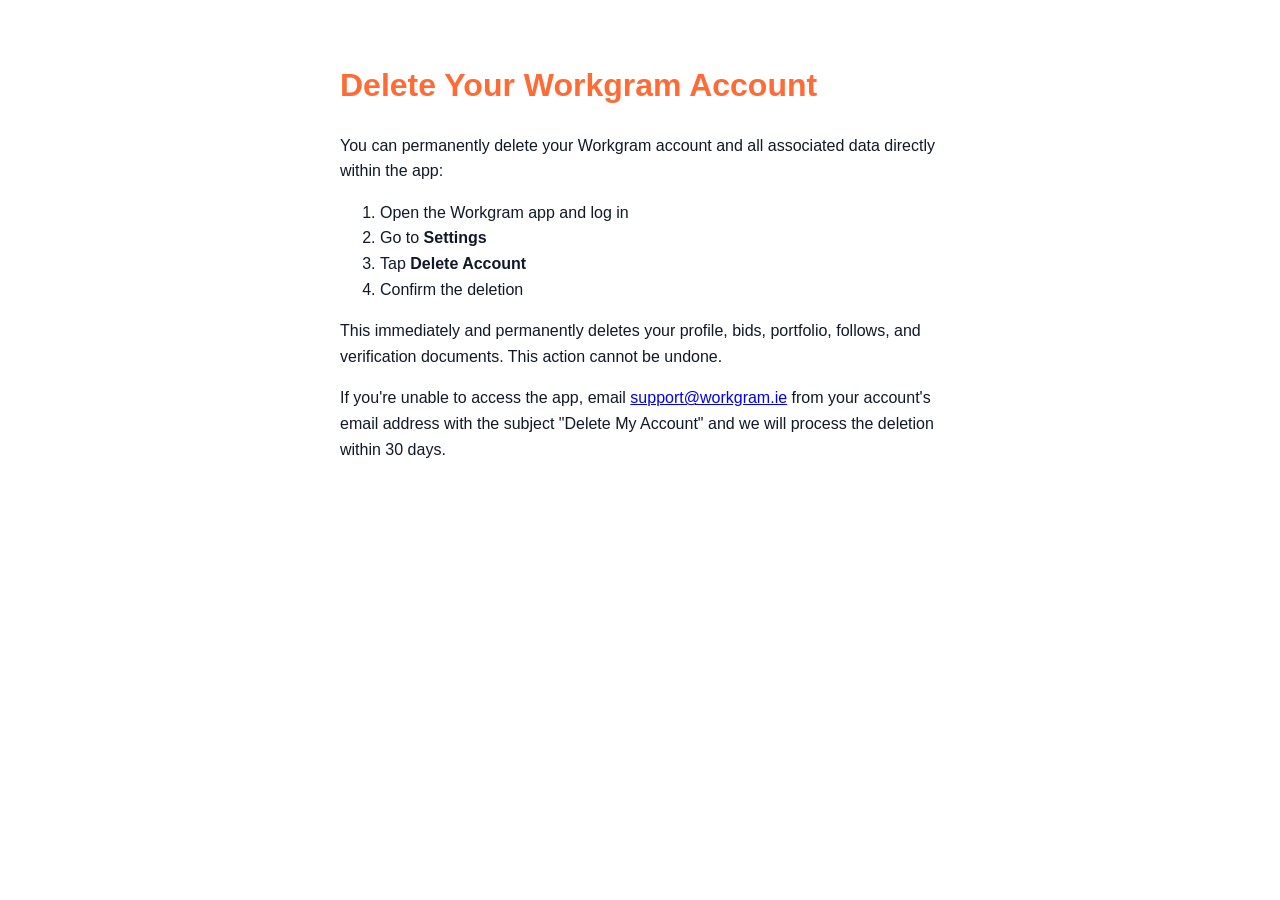
<file: delete-account.html>
<!DOCTYPE html>
<html><head><meta charset="utf-8"><title>Delete Account - Workgram</title>
<meta name="viewport" content="width=device-width, initial-scale=1">
<style>body{font-family:-apple-system,sans-serif;max-width:600px;margin:60px auto;padding:0 20px;line-height:1.6;color:#111827}h1{color:#FF6B35}</style>
</head><body>
<h1>Delete Your Workgram Account</h1>
<p>You can permanently delete your Workgram account and all associated data directly within the app:</p>
<ol>
<li>Open the Workgram app and log in</li>
<li>Go to <strong>Settings</strong></li>
<li>Tap <strong>Delete Account</strong></li>
<li>Confirm the deletion</li>
</ol>
<p>This immediately and permanently deletes your profile, bids, portfolio, follows, and verification documents. This action cannot be undone.</p>
<p>If you're unable to access the app, email <a href="mailto:support@workgram.ie">support@workgram.ie</a> from your account's email address with the subject "Delete My Account" and we will process the deletion within 30 days.</p>
</body></html>
</file>
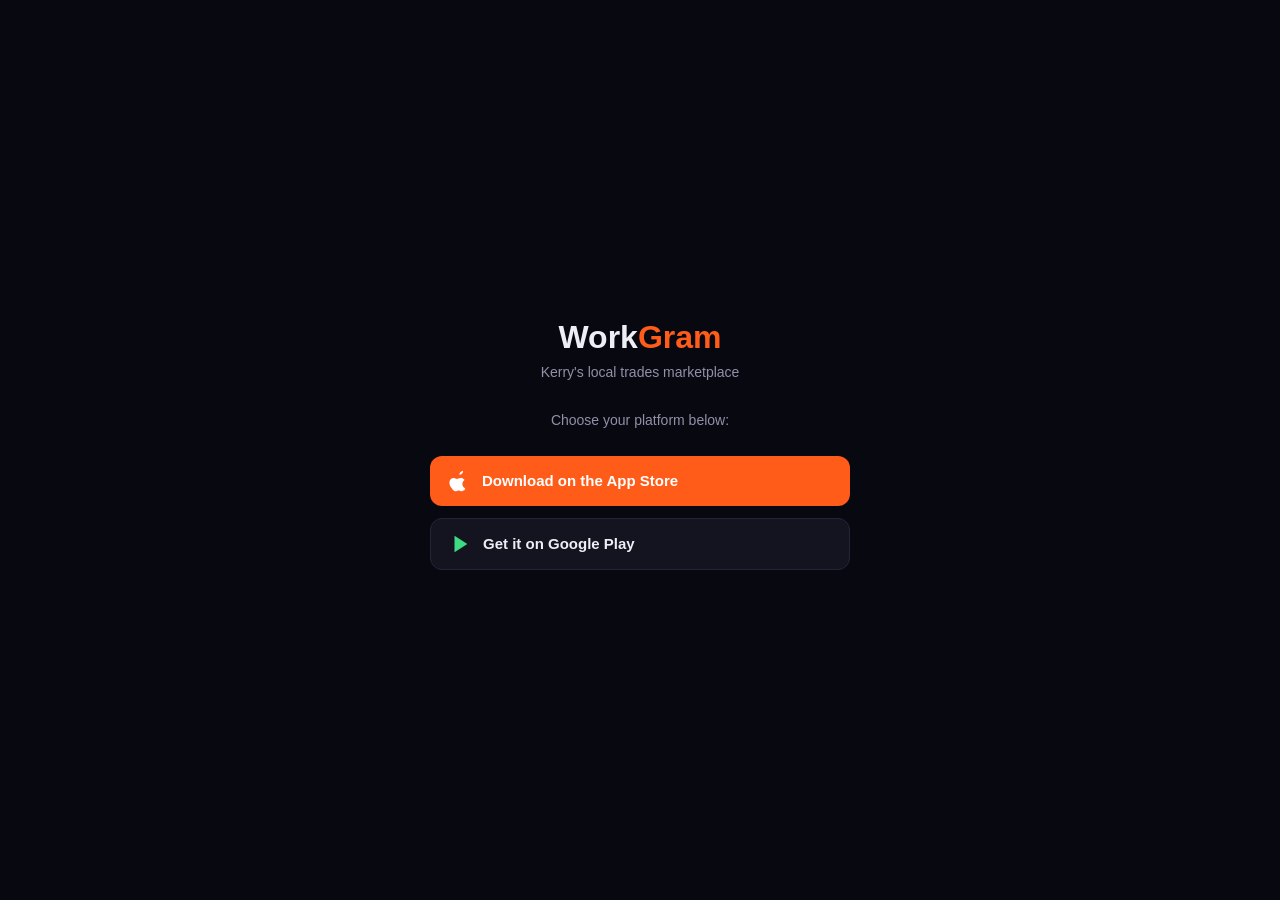
<file: get.html>
<!DOCTYPE html>
<html lang="en">
<head>
<meta charset="UTF-8">
<meta name="viewport" content="width=device-width, initial-scale=1.0">
<title>Get Workgram</title>
<style>
  :root {
    --bg: #080810;
    --card: #141420;
    --border: #242436;
    --orange: #ff5c1a;
    --white: #eeeef5;
    --grey: #9090a8;
  }
  * { box-sizing: border-box; }
  body {
    margin: 0;
    min-height: 100vh;
    background: var(--bg);
    color: var(--white);
    font-family: -apple-system, BlinkMacSystemFont, 'Segoe UI', Roboto, sans-serif;
    display: flex;
    align-items: center;
    justify-content: center;
    padding: 24px;
  }
  .card {
    max-width: 420px;
    width: 100%;
    text-align: center;
  }
  .logo {
    font-size: 32px;
    font-weight: 900;
    margin-bottom: 8px;
  }
  .logo .orange { color: var(--orange); }
  .sub {
    color: var(--grey);
    font-size: 14px;
    margin-bottom: 32px;
  }
  .spinner {
    width: 36px;
    height: 36px;
    border: 3px solid var(--border);
    border-top-color: var(--orange);
    border-radius: 50%;
    margin: 0 auto 24px;
    animation: spin 0.8s linear infinite;
  }
  @keyframes spin { to { transform: rotate(360deg); } }
  .status { color: var(--grey); font-size: 14px; margin-bottom: 28px; }
  .btn {
    display: flex;
    align-items: center;
    gap: 12px;
    width: 100%;
    padding: 14px 18px;
    border-radius: 12px;
    text-decoration: none;
    font-weight: 700;
    font-size: 15px;
    margin-bottom: 12px;
    border: 1px solid var(--border);
    background: var(--card);
    color: var(--white);
  }
  .btn svg { flex-shrink: 0; }
  .btn.primary {
    background: var(--orange);
    color: #fff;
    border: none;
  }
</style>
</head>
<body>
  <div class="card">
    <div class="logo"><span>Work</span><span class="orange">Gram</span></div>
    <div class="sub">Kerry's local trades marketplace</div>
    <div class="spinner" id="spinner"></div>
    <div class="status" id="status">Redirecting you to the right store…</div>

    <!-- Manual fallback links (also shown if auto-redirect fails or JS is off) -->
    <a class="btn primary" id="ios-link" href="https://apps.apple.com/us/app/workgram/id6782429046">
      <svg width="22" height="22" viewBox="0 0 24 24" fill="#fff"><path d="M16.365 1.43c0 1.14-.463 2.032-1.222 2.71-.673.6-1.6 1.05-2.6.977-.12-1.09.44-2.19 1.15-2.87.71-.7 1.86-1.24 2.66-1.24.01.14.01.28.01.42zM20.5 17.34c-.5 1.15-.74 1.65-1.38 2.66-.9 1.4-2.17 3.14-3.75 3.16-1.4.02-1.76-.9-3.66-.9-1.9 0-2.3.88-3.7.92-1.58.05-2.78-1.5-3.68-2.9C1.86 17.5.7 13.55 2.3 10.9c.8-1.3 2.23-2.13 3.78-2.15 1.44-.02 2.8.97 3.68.97.87 0 2.53-1.2 4.27-1.02.73.03 2.77.29 4.08 2.2-.1.07-2.44 1.42-2.41 4.24.02 3.37 2.96 4.5 2.98 4.51-.02.07-.44 1.53-1.13 3.19z"/></svg>
      Download on the App Store
    </a>
    <a class="btn" id="android-link" href="https://play.google.com/store/apps/details?id=com.workgram.app">
      <svg width="22" height="22" viewBox="0 0 24 24" fill="none"><path d="M6 3l14 9-14 9V3z" fill="#3ddc84"/></svg>
      Get it on Google Play
    </a>
  </div>

  <script>
    // ---- Live store links ----
    var IOS_URL = "https://apps.apple.com/us/app/workgram/id6782429046";
    var ANDROID_URL = "https://play.google.com/store/apps/details?id=com.workgram.app";
    // ---------------------------

    var ua = navigator.userAgent || navigator.vendor || window.opera;
    var isIOS = /iPad|iPhone|iPod/.test(ua) && !window.MSStream;
    var isAndroid = /android/i.test(ua);

    document.getElementById('ios-link').href = IOS_URL;
    document.getElementById('android-link').href = ANDROID_URL;

    if (isIOS) {
      document.getElementById('status').textContent = "Taking you to the App Store…";
      window.location.href = IOS_URL;
    } else if (isAndroid) {
      document.getElementById('status').textContent = "Taking you to Google Play…";
      window.location.href = ANDROID_URL;
    } else {
      // Desktop or unknown device — just show both buttons, no redirect
      document.getElementById('spinner').style.display = 'none';
      document.getElementById('status').textContent = "Choose your platform below:";
    }
  </script>
</body>
</html>
</file>
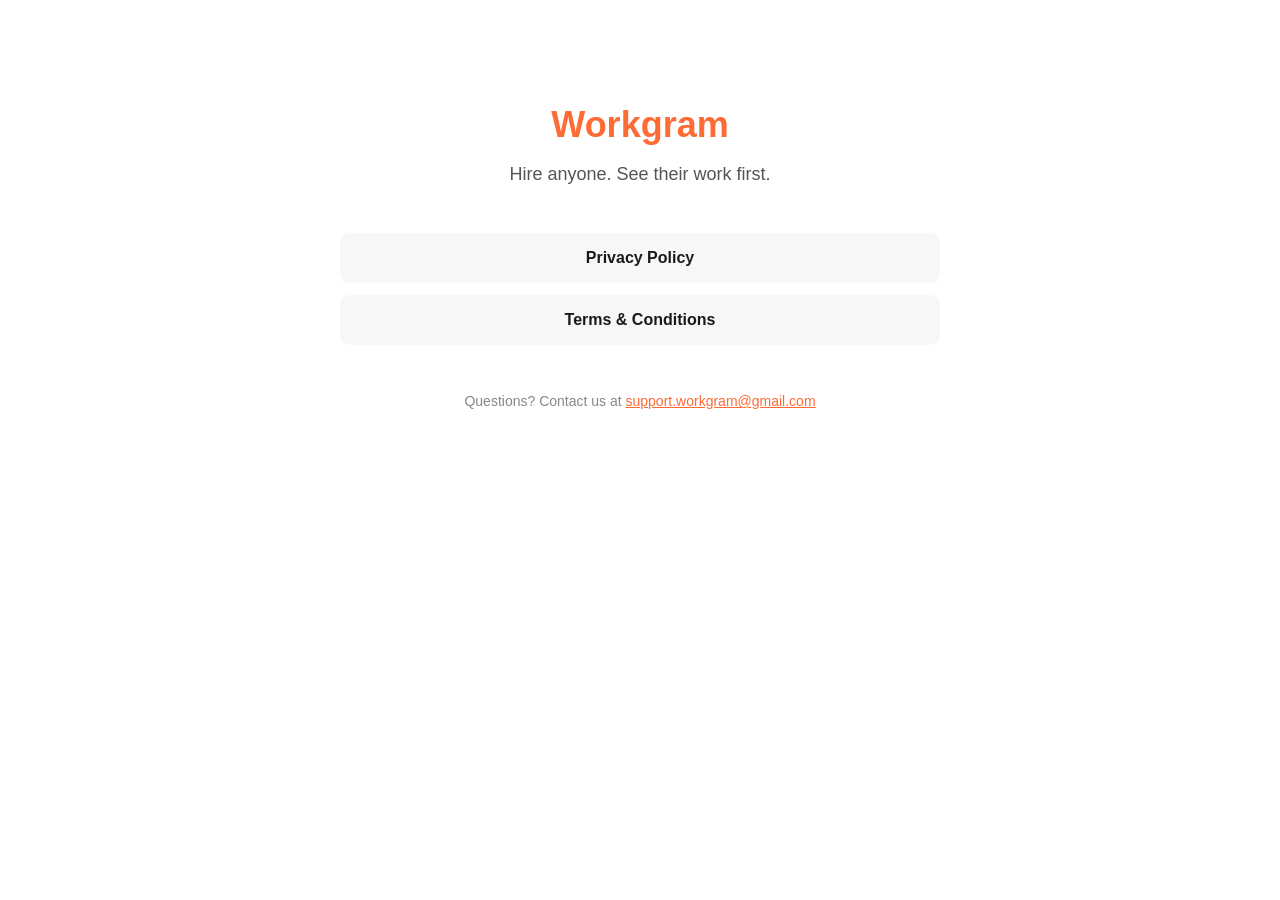
<file: index (1).html>
<!DOCTYPE html>
<html lang="en">
<head>
<meta charset="UTF-8">
<meta name="viewport" content="width=device-width, initial-scale=1.0">
<title>Workgram</title>
<style>
  body {
    font-family: -apple-system, BlinkMacSystemFont, 'Segoe UI', Roboto, Helvetica, Arial, sans-serif;
    max-width: 600px;
    margin: 0 auto;
    padding: 80px 24px;
    text-align: center;
    color: #1a1a1a;
  }
  h1 {
    font-size: 36px;
    color: #FF6B35;
    margin-bottom: 8px;
  }
  p.tagline {
    font-size: 18px;
    color: #555;
    margin-bottom: 48px;
  }
  .links a {
    display: block;
    padding: 16px;
    margin-bottom: 12px;
    background: #f7f7f7;
    border-radius: 10px;
    color: #1a1a1a;
    text-decoration: none;
    font-weight: 600;
    font-size: 16px;
  }
  .links a:hover { background: #f0f0f0; }
  .contact { margin-top: 48px; color: #888; font-size: 14px; }
  .contact a { color: #FF6B35; }
</style>
</head>
<body>

<h1>Workgram</h1>
<p class="tagline">Hire anyone. See their work first.</p>

<div class="links">
  <a href="privacy.html">Privacy Policy</a>
  <a href="terms.html">Terms &amp; Conditions</a>
</div>

<p class="contact">Questions? Contact us at <a href="mailto:support.workgram@gmail.com">support.workgram@gmail.com</a></p>

</body>
</html>
</file>
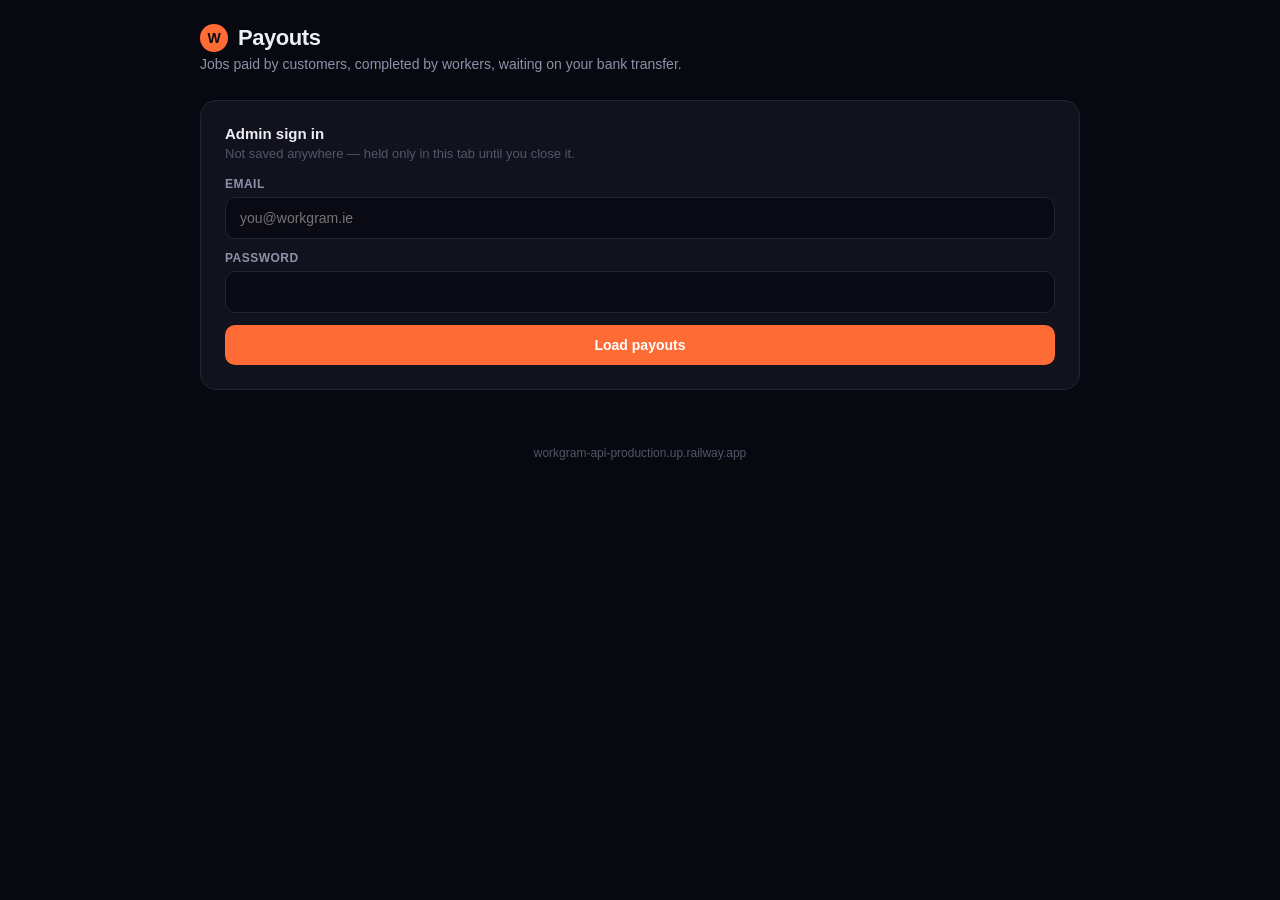
<file: payouts.html>
<!DOCTYPE html>
<html lang="en">
<head>
<meta charset="UTF-8">
<meta name="viewport" content="width=device-width, initial-scale=1.0">
<title>Workgram — Payouts</title>
<meta name="robots" content="noindex, nofollow">
<meta name="robots" content="noindex, nofollow">
<style>
  :root {
    --bg: #080810;
    --card: #12121e;
    --card-hover: #161624;
    --border: #242436;
    --text: #eeeef5;
    --text-secondary: #9090a8;
    --text-muted: #54546a;
    --accent: #FF6B35;
    --accent-soft: #FF6B3518;
    --success: #2dd97a;
    --success-soft: #2dd97a18;
    --danger: #f74f4f;
    --danger-soft: #f74f4f18;
  }
  * { box-sizing: border-box; }
  body {
    margin: 0;
    background: var(--bg);
    color: var(--text);
    font-family: -apple-system, BlinkMacSystemFont, 'Segoe UI', Roboto, sans-serif;
    min-height: 100vh;
    padding: 24px 16px 80px;
  }
  .wrap { max-width: 880px; margin: 0 auto; }

  header { margin-bottom: 28px; }
  .logo-row { display: flex; align-items: center; gap: 10px; margin-bottom: 4px; }
  .logo-dot {
    width: 28px; height: 28px; border-radius: 50%;
    background: var(--accent); flex-shrink: 0;
    display: flex; align-items: center; justify-content: center;
    font-weight: 900; font-size: 14px; color: var(--bg);
  }
  h1 { font-size: 22px; font-weight: 800; margin: 0; letter-spacing: -0.02em; }
  .subtitle { color: var(--text-secondary); font-size: 14px; margin-top: 4px; }

  #loginCard {
    background: var(--card); border: 1px solid var(--border);
    border-radius: 16px; padding: 24px; margin-bottom: 24px;
  }
  #loginCard h2 { font-size: 15px; font-weight: 700; margin: 0 0 4px; }
  #loginCard p { font-size: 13px; color: var(--text-muted); margin: 0 0 16px; }
  .field { margin-bottom: 12px; }
  .field label { display: block; font-size: 12px; font-weight: 700; color: var(--text-secondary); margin-bottom: 6px; text-transform: uppercase; letter-spacing: 0.04em; }
  input[type="email"], input[type="password"] {
    width: 100%; padding: 12px 14px; background: #0a0a14;
    border: 1px solid var(--border); border-radius: 10px;
    color: var(--text); font-size: 14px; font-family: inherit;
  }
  input:focus { outline: none; border-color: var(--accent); }
  button {
    font-family: inherit; cursor: pointer; border: none;
    font-weight: 700; font-size: 14px; border-radius: 10px;
    transition: opacity 0.15s, transform 0.1s;
  }
  button:active { transform: scale(0.98); }
  .btn-primary {
    background: var(--accent); color: #fff;
    padding: 12px 20px; width: 100%;
  }
  .btn-primary:hover { opacity: 0.92; }
  .btn-primary:disabled { opacity: 0.5; cursor: not-allowed; }

  #errorBox {
    display: none; background: var(--danger-soft); border: 1px solid #f74f4f40;
    color: var(--danger); padding: 10px 14px; border-radius: 10px;
    font-size: 13px; margin-top: 12px;
  }

  #summaryBar {
    background: var(--card); border: 1px solid var(--border);
    border-radius: 16px; padding: 18px 20px; margin-bottom: 20px;
    display: none;
    align-items: center; justify-content: space-between; flex-wrap: wrap; gap: 12px;
  }
  .summary-stat .num { font-size: 24px; font-weight: 900; color: var(--accent); line-height: 1.1; }
  .summary-stat .label { font-size: 11px; color: var(--text-muted); text-transform: uppercase; letter-spacing: 0.05em; margin-top: 2px; }
  .summary-stats { display: flex; gap: 28px; }
  #refreshBtn {
    background: transparent; border: 1px solid var(--border); color: var(--text-secondary);
    padding: 9px 16px; font-size: 13px;
  }
  #refreshBtn:hover { border-color: var(--text-muted); color: var(--text); }

  #payoutsList { display: flex; flex-direction: column; gap: 12px; }
  .payout-card {
    background: var(--card); border: 1px solid var(--border);
    border-radius: 16px; padding: 18px 20px;
  }
  .payout-top { display: flex; justify-content: space-between; align-items: flex-start; gap: 12px; margin-bottom: 14px; }
  .job-title { font-size: 15px; font-weight: 700; margin: 0 0 3px; }
  .job-meta { font-size: 12px; color: var(--text-muted); }
  .amount { font-size: 20px; font-weight: 900; color: var(--success); white-space: nowrap; }
  .amount-label { font-size: 10px; color: var(--text-muted); text-align: right; text-transform: uppercase; letter-spacing: 0.04em; }

  .worker-row {
    display: flex; align-items: center; justify-content: space-between;
    background: #0a0a14; border: 1px solid var(--border); border-radius: 12px;
    padding: 12px 14px; gap: 10px; flex-wrap: wrap;
  }
  .worker-info { min-width: 0; }
  .worker-name { font-size: 14px; font-weight: 700; }
  .iban-row { display: flex; align-items: center; gap: 6px; margin-top: 3px; }
  .iban { font-size: 12px; color: var(--text-secondary); font-family: 'SF Mono', Consolas, monospace; letter-spacing: 0.02em; }
  .no-iban { font-size: 12px; color: var(--danger); font-weight: 600; }
  .copy-btn {
    background: transparent; border: 1px solid var(--border); color: var(--text-secondary);
    font-size: 11px; padding: 3px 9px; border-radius: 6px;
  }
  .copy-btn:hover { border-color: var(--accent); color: var(--accent); }

  .actions { display: flex; gap: 8px; align-items: center; flex-shrink: 0; }
  .btn-mark-paid {
    background: var(--success-soft); border: 1px solid #2dd97a40; color: var(--success);
    padding: 10px 16px; font-size: 13px;
  }
  .btn-mark-paid:hover { background: #2dd97a28; }
  .btn-mark-paid:disabled { opacity: 0.5; cursor: not-allowed; }

  #emptyState, #loadingState {
    display: none; text-align: center; padding: 60px 20px; color: var(--text-muted);
  }
  #emptyState .icon, #loadingState .icon { font-size: 40px; margin-bottom: 12px; }
  #emptyState h3 { color: var(--text); font-size: 16px; margin: 0 0 6px; }
  #emptyState p, #loadingState p { font-size: 13px; margin: 0; }

  .footer-note { text-align: center; font-size: 12px; color: var(--text-muted); margin-top: 32px; }
</style>
</head>
<body>
<div class="wrap">

  <header>
    <div class="logo-row">
      <div class="logo-dot">W</div>
      <h1>Payouts</h1>
    </div>
    <div class="subtitle">Jobs paid by customers, completed by workers, waiting on your bank transfer.</div>
  </header>

  <div id="loginCard">
    <h2>Admin sign in</h2>
    <p>Not saved anywhere — held only in this tab until you close it.</p>
    <div class="field">
      <label for="email">Email</label>
      <input type="email" id="email" autocomplete="username" placeholder="you@workgram.ie">
    </div>
    <div class="field">
      <label for="pass">Password</label>
      <input type="password" id="pass" autocomplete="current-password">
    </div>
    <button class="btn-primary" id="loginBtn" onclick="login()">Load payouts</button>
    <div id="errorBox"></div>
  </div>

  <div id="summaryBar">
    <div class="summary-stats">
      <div class="summary-stat">
        <div class="num" id="statCount">0</div>
        <div class="label">Due</div>
      </div>
      <div class="summary-stat">
        <div class="num" id="statTotal">€0</div>
        <div class="label">Total owed</div>
      </div>
    </div>
    <button id="refreshBtn" onclick="loadPayouts()">↻ Refresh</button>
  </div>

  <div id="loadingState">
    <div class="icon">⏳</div>
    <p>Loading payouts…</p>
  </div>

  <div id="emptyState">
    <div class="icon">✅</div>
    <h3>All caught up</h3>
    <p>No payouts due right now.</p>
  </div>

  <div id="payoutsList"></div>

  <div class="footer-note">workgram-api-production.up.railway.app</div>
</div>

<script>
const API_BASE = 'https://workgram-api-production.up.railway.app';
let authToken = null;

async function login() {
  const email = document.getElementById('email').value.trim();
  const pass = document.getElementById('pass').value;
  const errorBox = document.getElementById('errorBox');
  const btn = document.getElementById('loginBtn');
  errorBox.style.display = 'none';

  if (!email || !pass) {
    errorBox.textContent = 'Enter both email and password.';
    errorBox.style.display = 'block';
    return;
  }

  btn.disabled = true;
  btn.textContent = 'Signing in…';

  try {
    const res = await fetch(`${API_BASE}/auth/token`, {
      method: 'POST',
      headers: { 'Content-Type': 'application/x-www-form-urlencoded' },
      body: `username=${encodeURIComponent(email)}&password=${encodeURIComponent(pass)}`,
    });
    if (!res.ok) throw new Error('Invalid email or password.');
    const data = await res.json();
    authToken = data.access_token;
    document.getElementById('loginCard').style.display = 'none';
    document.getElementById('summaryBar').style.display = 'flex';
    await loadPayouts();
  } catch (e) {
    errorBox.textContent = e.message || 'Sign in failed. Check your details and try again.';
    errorBox.style.display = 'block';
  } finally {
    btn.disabled = false;
    btn.textContent = 'Load payouts';
  }
}

async function loadPayouts() {
  const list = document.getElementById('payoutsList');
  const loading = document.getElementById('loadingState');
  const empty = document.getElementById('emptyState');
  list.innerHTML = '';
  empty.style.display = 'none';
  loading.style.display = 'block';

  try {
    const res = await fetch(`${API_BASE}/admin/payouts-due`, {
      headers: { 'Authorization': `Bearer ${authToken}` },
    });
    if (res.status === 401 || res.status === 403) {
      alert('Session expired or not authorized. Please sign in again.');
      location.reload();
      return;
    }
    const payouts = await res.json();
    loading.style.display = 'none';

    document.getElementById('statCount').textContent = payouts.length;
    const total = payouts.reduce((sum, p) => sum + (p.worker_share_owed || 0), 0);
    document.getElementById('statTotal').textContent = '€' + total.toFixed(2);

    if (payouts.length === 0) {
      empty.style.display = 'block';
      return;
    }

    payouts.forEach(p => list.appendChild(renderCard(p)));
  } catch (e) {
    loading.style.display = 'none';
    list.innerHTML = `<div style="color:var(--danger);text-align:center;padding:20px;">Could not load payouts. Check your connection and try refreshing.</div>`;
  }
}

function renderCard(p) {
  const card = document.createElement('div');
  card.className = 'payout-card';

  const completedDate = p.completed_at
    ? new Date(p.completed_at).toLocaleDateString('en-IE', { day: 'numeric', month: 'short', year: 'numeric' })
    : '—';

  const ibanHtml = p.worker_iban
    ? `<span class="iban" id="iban-${p.job_id}">${formatIban(p.worker_iban)}</span>
       <button class="copy-btn" onclick="copyIban('${p.job_id}', '${p.worker_iban}')">Copy</button>`
    : `<span class="no-iban">No IBAN on file</span>`;

  card.innerHTML = `
    <div class="payout-top">
      <div>
        <p class="job-title">${escapeHtml(p.job_title)}</p>
        <p class="job-meta">Completed ${completedDate}</p>
      </div>
      <div>
        <div class="amount">€${(p.worker_share_owed || 0).toFixed(2)}</div>
        <div class="amount-label">Owed to worker</div>
      </div>
    </div>
    <div class="worker-row">
      <div class="worker-info">
        <div class="worker-name">${escapeHtml(p.worker_name || 'Unknown worker')}</div>
        <div class="iban-row">${ibanHtml}</div>
      </div>
      <div class="actions">
        <button class="btn-mark-paid" onclick="markPaid(${p.job_id}, this)">✓ Mark as paid</button>
      </div>
    </div>
  `;
  return card;
}

function formatIban(iban) {
  return iban.replace(/(.{4})/g, '$1 ').trim();
}

function copyIban(jobId, iban) {
  navigator.clipboard.writeText(iban).then(() => {
    const btn = event.target;
    const original = btn.textContent;
    btn.textContent = 'Copied!';
    setTimeout(() => { btn.textContent = original; }, 1500);
  });
}

async function markPaid(jobId, btnEl) {
  if (!confirm('Confirm you have sent the bank transfer for this job? This cannot be undone.')) return;
  btnEl.disabled = true;
  btnEl.textContent = 'Marking…';
  try {
    const res = await fetch(`${API_BASE}/admin/payouts/${jobId}/mark-paid`, {
      method: 'POST',
      headers: { 'Authorization': `Bearer ${authToken}` },
    });
    if (!res.ok) throw new Error('Failed to update.');
    await loadPayouts();
  } catch (e) {
    alert('Could not mark as paid. Please try again.');
    btnEl.disabled = false;
    btnEl.textContent = '✓ Mark as paid';
  }
}

function escapeHtml(str) {
  const div = document.createElement('div');
  div.textContent = str || '';
  return div.innerHTML;
}

document.getElementById('pass').addEventListener('keydown', (e) => {
  if (e.key === 'Enter') login();
});
</script>
</body>
</html>
</file>
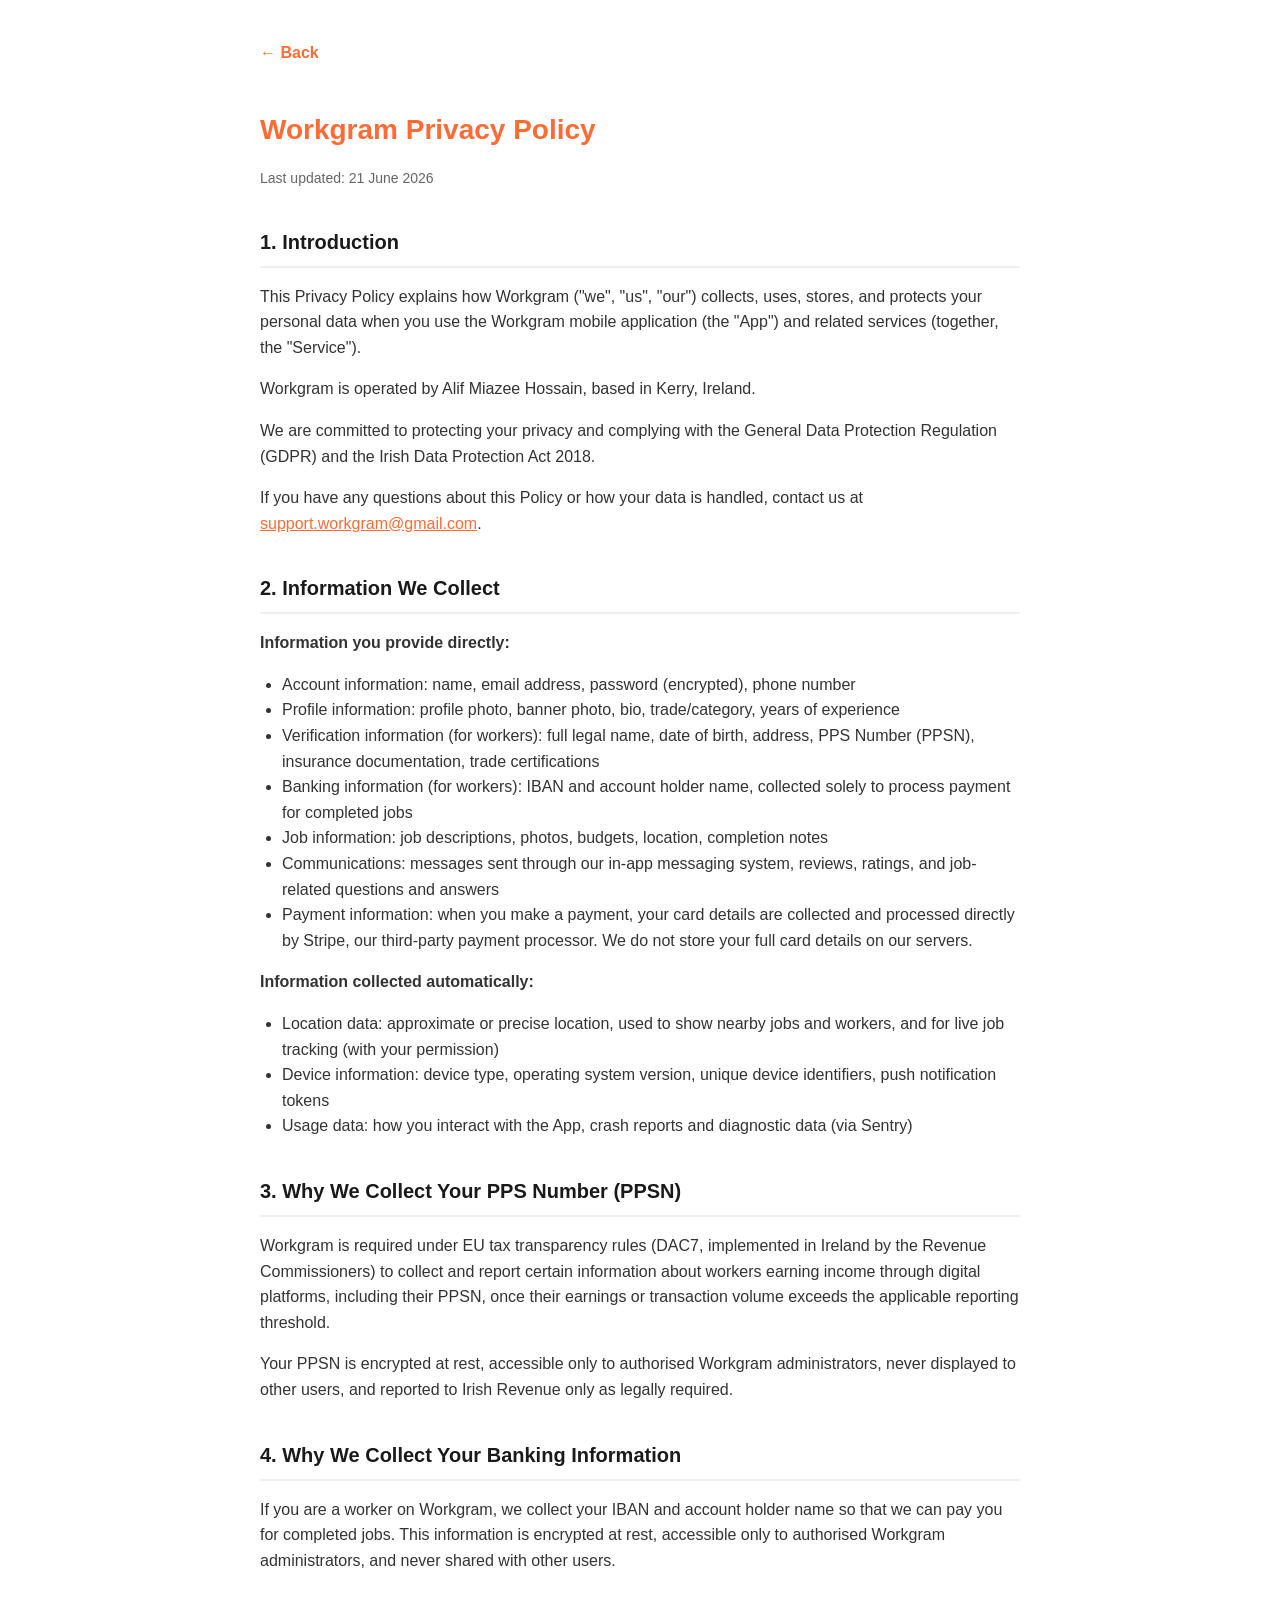
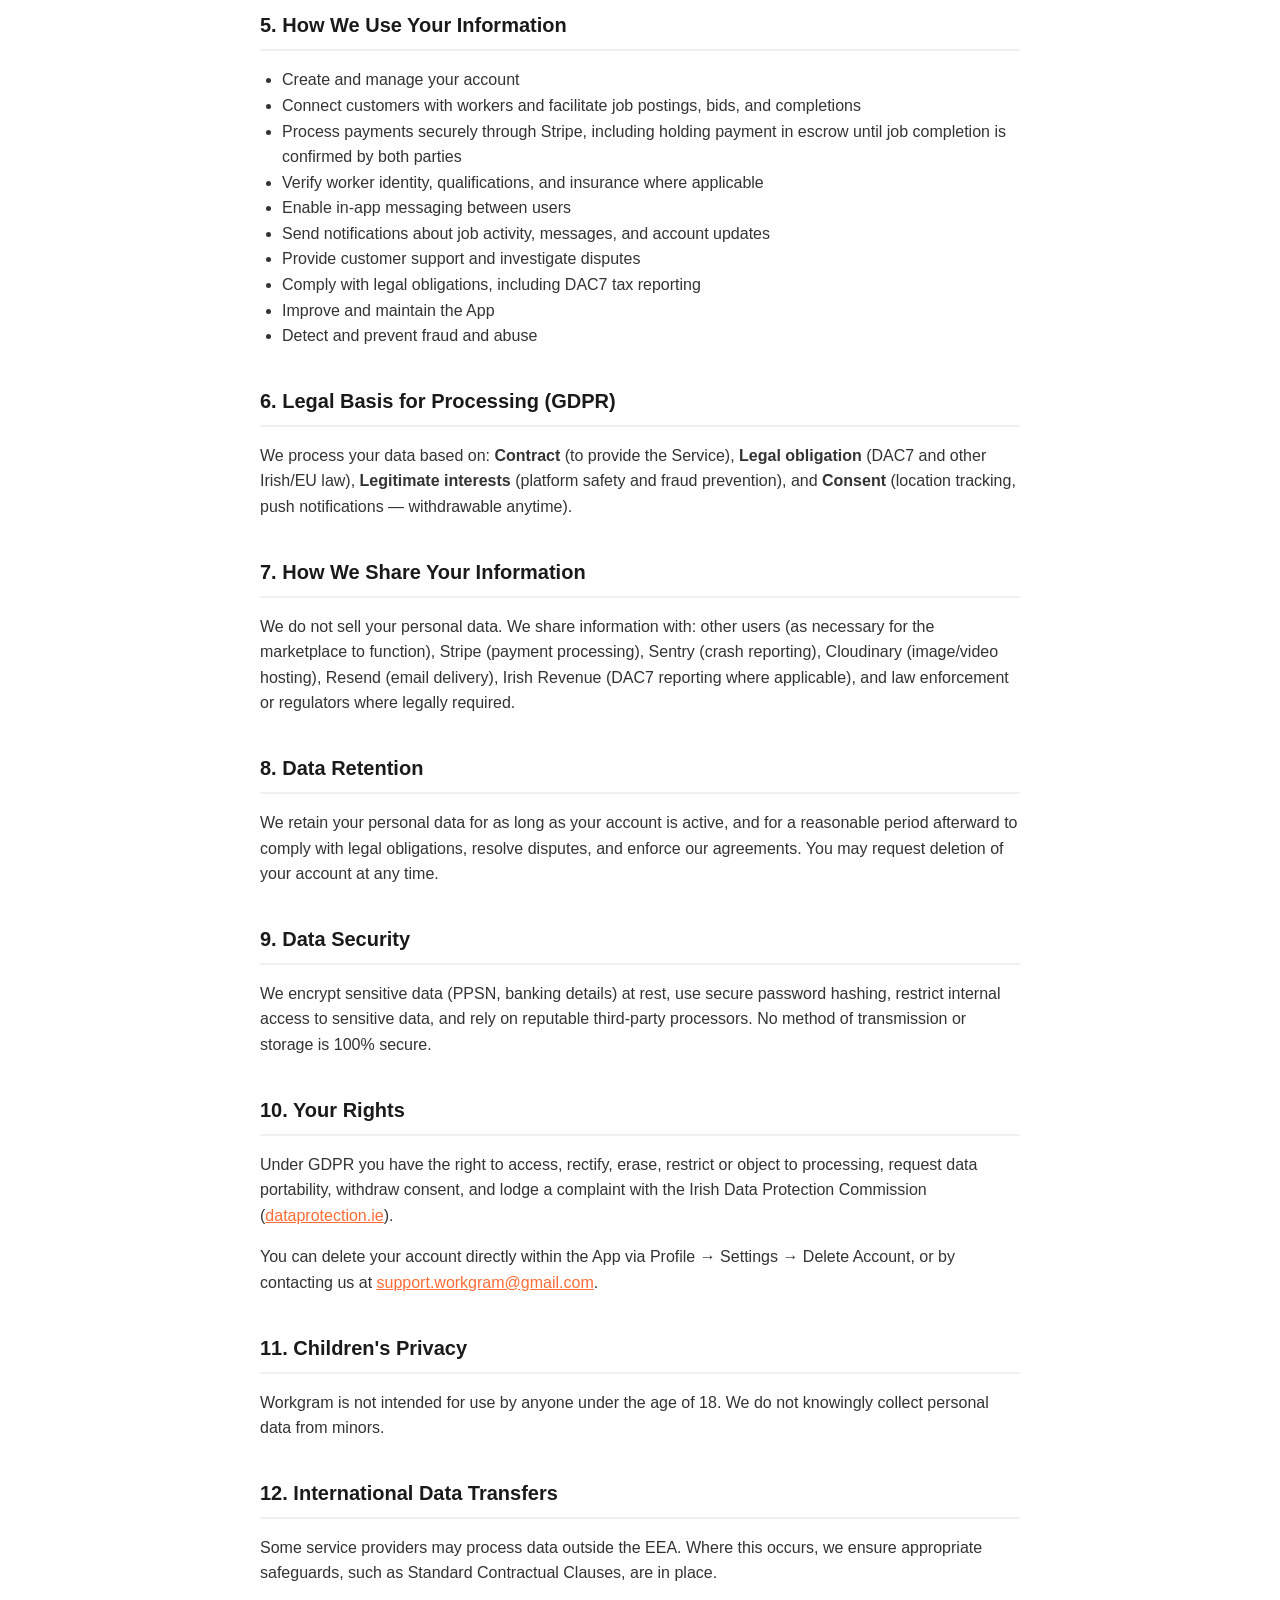
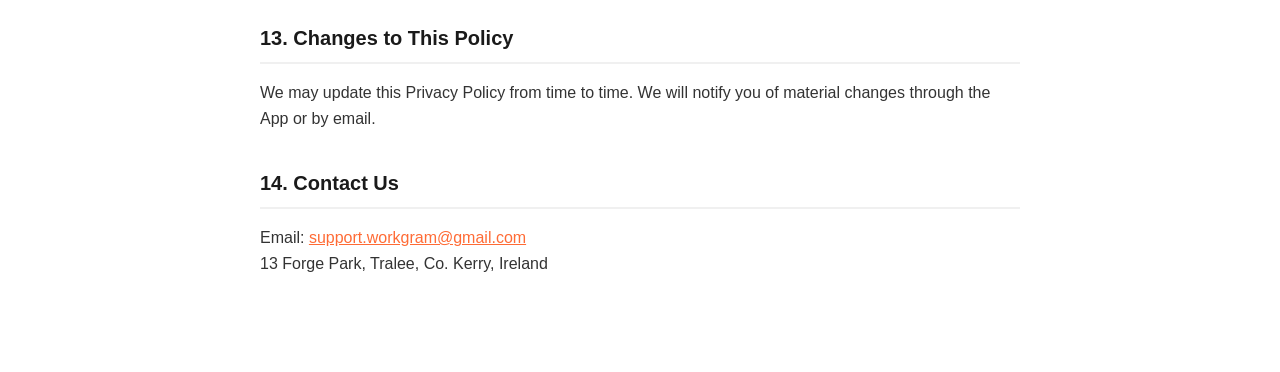
<file: privacy (1).html>
<!DOCTYPE html>
<html lang="en">
<head>
<meta charset="UTF-8">
<meta name="viewport" content="width=device-width, initial-scale=1.0">
<title>Privacy Policy — Workgram</title>
<style>
  body {
    font-family: -apple-system, BlinkMacSystemFont, 'Segoe UI', Roboto, Helvetica, Arial, sans-serif;
    max-width: 760px;
    margin: 0 auto;
    padding: 40px 24px 80px;
    line-height: 1.6;
    color: #1a1a1a;
    background: #ffffff;
  }
  h1 {
    font-size: 28px;
    margin-bottom: 4px;
    color: #FF6B35;
  }
  .updated {
    color: #666;
    font-size: 14px;
    margin-bottom: 32px;
  }
  h2 {
    font-size: 20px;
    margin-top: 36px;
    margin-bottom: 12px;
    color: #1a1a1a;
    border-bottom: 2px solid #f0f0f0;
    padding-bottom: 8px;
  }
  p, li { font-size: 16px; color: #333; }
  ul { padding-left: 22px; }
  a { color: #FF6B35; }
  .back { display: inline-block; margin-bottom: 24px; color: #FF6B35; text-decoration: none; font-weight: 600; }
</style>
</head>
<body>

<a class="back" href="./">← Back</a>

<h1>Workgram Privacy Policy</h1>
<p class="updated">Last updated: 21 June 2026</p>

<h2>1. Introduction</h2>
<p>This Privacy Policy explains how Workgram ("we", "us", "our") collects, uses, stores, and protects your personal data when you use the Workgram mobile application (the "App") and related services (together, the "Service").</p>
<p>Workgram is operated by Alif Miazee Hossain, based in Kerry, Ireland.</p>
<p>We are committed to protecting your privacy and complying with the General Data Protection Regulation (GDPR) and the Irish Data Protection Act 2018.</p>
<p>If you have any questions about this Policy or how your data is handled, contact us at <a href="mailto:support.workgram@gmail.com">support.workgram@gmail.com</a>.</p>

<h2>2. Information We Collect</h2>
<p><strong>Information you provide directly:</strong></p>
<ul>
<li>Account information: name, email address, password (encrypted), phone number</li>
<li>Profile information: profile photo, banner photo, bio, trade/category, years of experience</li>
<li>Verification information (for workers): full legal name, date of birth, address, PPS Number (PPSN), insurance documentation, trade certifications</li>
<li>Banking information (for workers): IBAN and account holder name, collected solely to process payment for completed jobs</li>
<li>Job information: job descriptions, photos, budgets, location, completion notes</li>
<li>Communications: messages sent through our in-app messaging system, reviews, ratings, and job-related questions and answers</li>
<li>Payment information: when you make a payment, your card details are collected and processed directly by Stripe, our third-party payment processor. We do not store your full card details on our servers.</li>
</ul>
<p><strong>Information collected automatically:</strong></p>
<ul>
<li>Location data: approximate or precise location, used to show nearby jobs and workers, and for live job tracking (with your permission)</li>
<li>Device information: device type, operating system version, unique device identifiers, push notification tokens</li>
<li>Usage data: how you interact with the App, crash reports and diagnostic data (via Sentry)</li>
</ul>

<h2>3. Why We Collect Your PPS Number (PPSN)</h2>
<p>Workgram is required under EU tax transparency rules (DAC7, implemented in Ireland by the Revenue Commissioners) to collect and report certain information about workers earning income through digital platforms, including their PPSN, once their earnings or transaction volume exceeds the applicable reporting threshold.</p>
<p>Your PPSN is encrypted at rest, accessible only to authorised Workgram administrators, never displayed to other users, and reported to Irish Revenue only as legally required.</p>

<h2>4. Why We Collect Your Banking Information</h2>
<p>If you are a worker on Workgram, we collect your IBAN and account holder name so that we can pay you for completed jobs. This information is encrypted at rest, accessible only to authorised Workgram administrators, and never shared with other users.</p>

<h2>5. How We Use Your Information</h2>
<ul>
<li>Create and manage your account</li>
<li>Connect customers with workers and facilitate job postings, bids, and completions</li>
<li>Process payments securely through Stripe, including holding payment in escrow until job completion is confirmed by both parties</li>
<li>Verify worker identity, qualifications, and insurance where applicable</li>
<li>Enable in-app messaging between users</li>
<li>Send notifications about job activity, messages, and account updates</li>
<li>Provide customer support and investigate disputes</li>
<li>Comply with legal obligations, including DAC7 tax reporting</li>
<li>Improve and maintain the App</li>
<li>Detect and prevent fraud and abuse</li>
</ul>

<h2>6. Legal Basis for Processing (GDPR)</h2>
<p>We process your data based on: <strong>Contract</strong> (to provide the Service), <strong>Legal obligation</strong> (DAC7 and other Irish/EU law), <strong>Legitimate interests</strong> (platform safety and fraud prevention), and <strong>Consent</strong> (location tracking, push notifications — withdrawable anytime).</p>

<h2>7. How We Share Your Information</h2>
<p>We do not sell your personal data. We share information with: other users (as necessary for the marketplace to function), Stripe (payment processing), Sentry (crash reporting), Cloudinary (image/video hosting), Resend (email delivery), Irish Revenue (DAC7 reporting where applicable), and law enforcement or regulators where legally required.</p>

<h2>8. Data Retention</h2>
<p>We retain your personal data for as long as your account is active, and for a reasonable period afterward to comply with legal obligations, resolve disputes, and enforce our agreements. You may request deletion of your account at any time.</p>

<h2>9. Data Security</h2>
<p>We encrypt sensitive data (PPSN, banking details) at rest, use secure password hashing, restrict internal access to sensitive data, and rely on reputable third-party processors. No method of transmission or storage is 100% secure.</p>

<h2>10. Your Rights</h2>
<p>Under GDPR you have the right to access, rectify, erase, restrict or object to processing, request data portability, withdraw consent, and lodge a complaint with the Irish Data Protection Commission (<a href="https://www.dataprotection.ie" target="_blank">dataprotection.ie</a>).</p>
<p>You can delete your account directly within the App via Profile → Settings → Delete Account, or by contacting us at <a href="mailto:support.workgram@gmail.com">support.workgram@gmail.com</a>.</p>

<h2>11. Children's Privacy</h2>
<p>Workgram is not intended for use by anyone under the age of 18. We do not knowingly collect personal data from minors.</p>

<h2>12. International Data Transfers</h2>
<p>Some service providers may process data outside the EEA. Where this occurs, we ensure appropriate safeguards, such as Standard Contractual Clauses, are in place.</p>

<h2>13. Changes to This Policy</h2>
<p>We may update this Privacy Policy from time to time. We will notify you of material changes through the App or by email.</p>

<h2>14. Contact Us</h2>
<p>Email: <a href="mailto:support.workgram@gmail.com">support.workgram@gmail.com</a><br>
13 Forge Park, Tralee, Co. Kerry, Ireland</p>

</body>
</html>
</file>
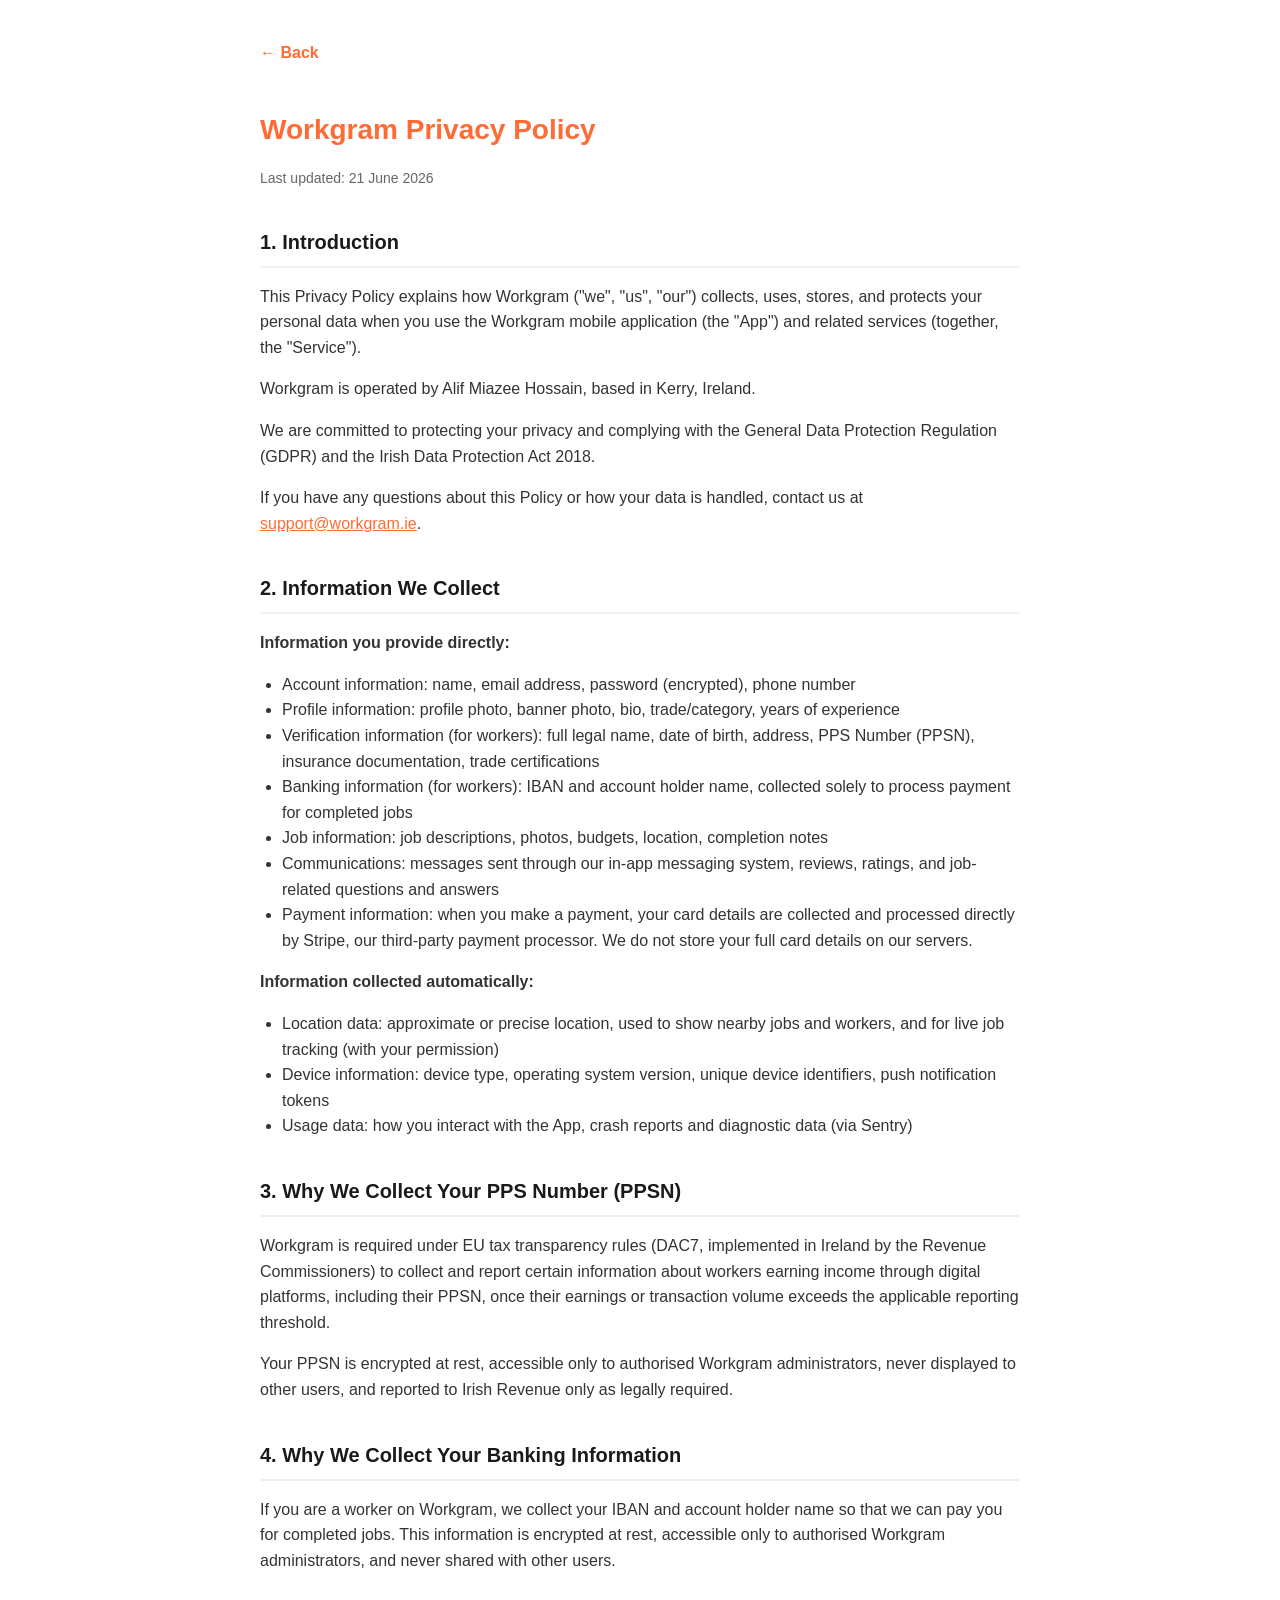
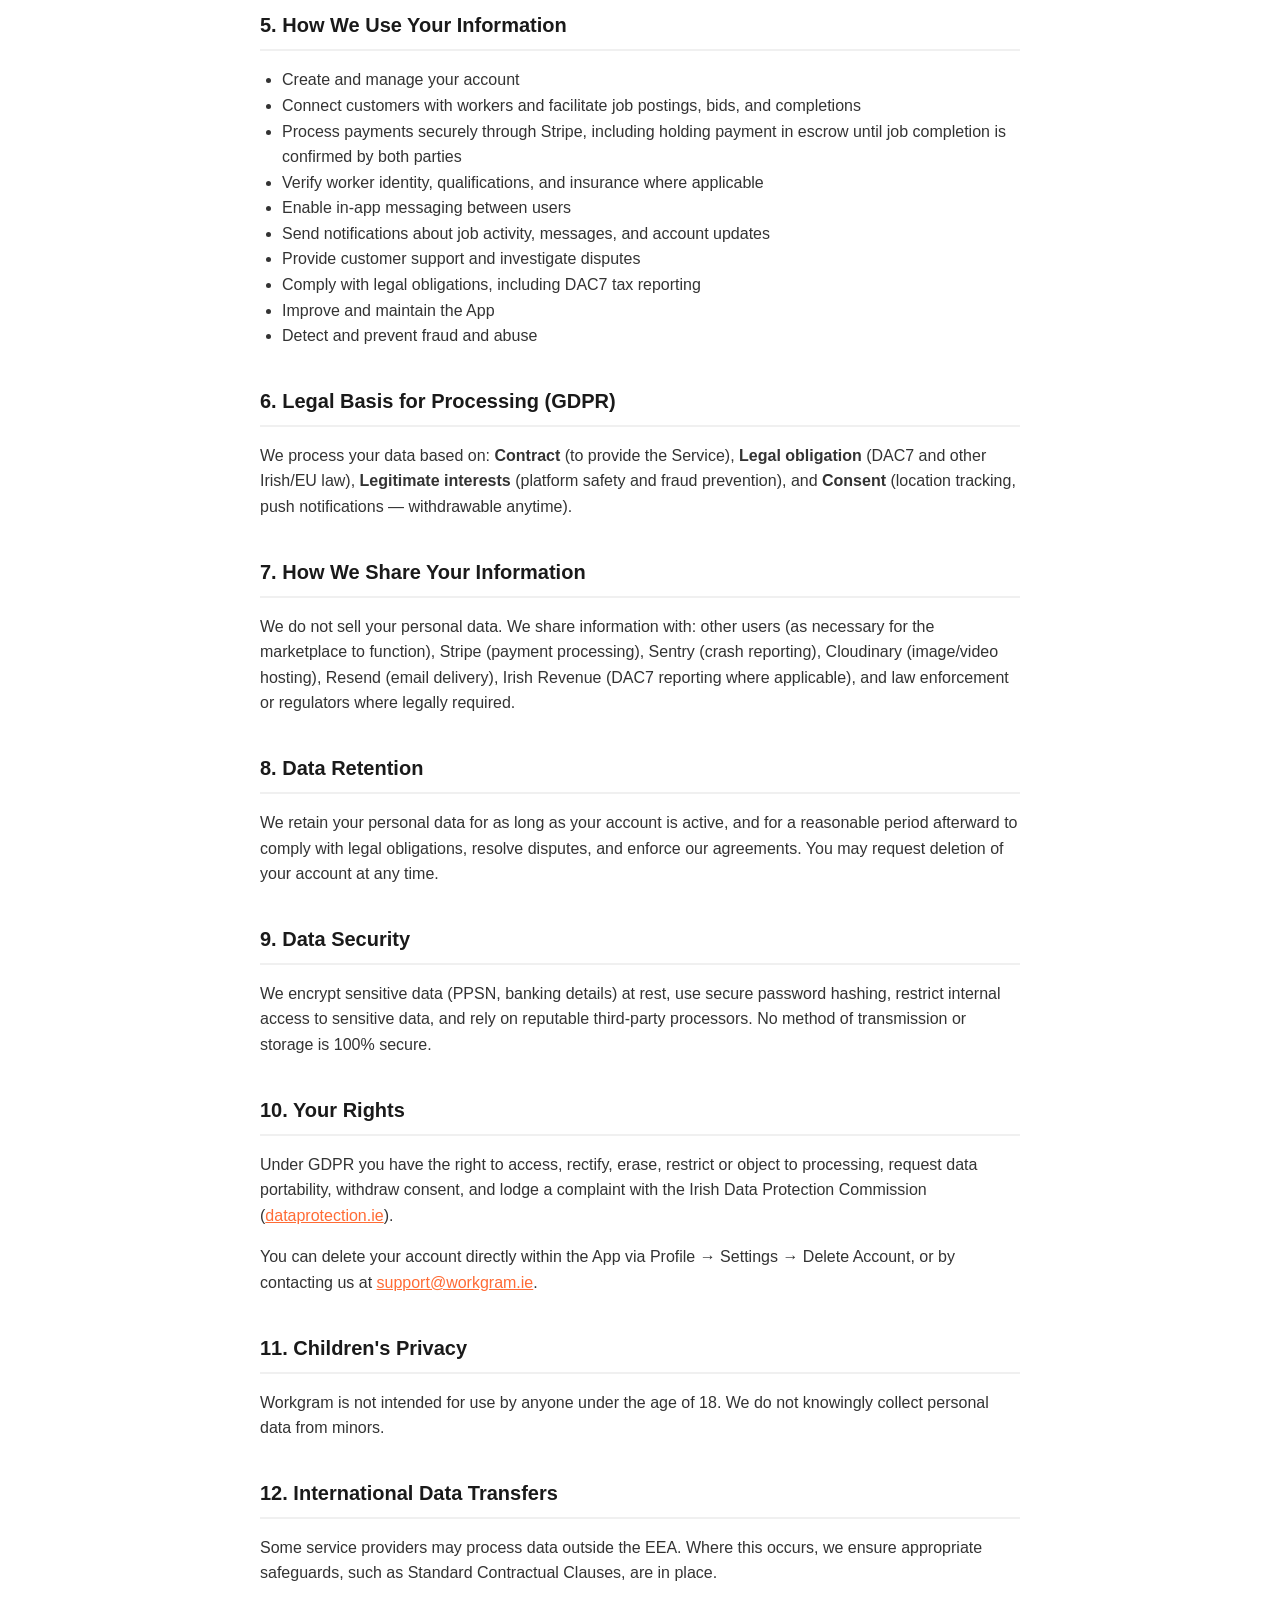
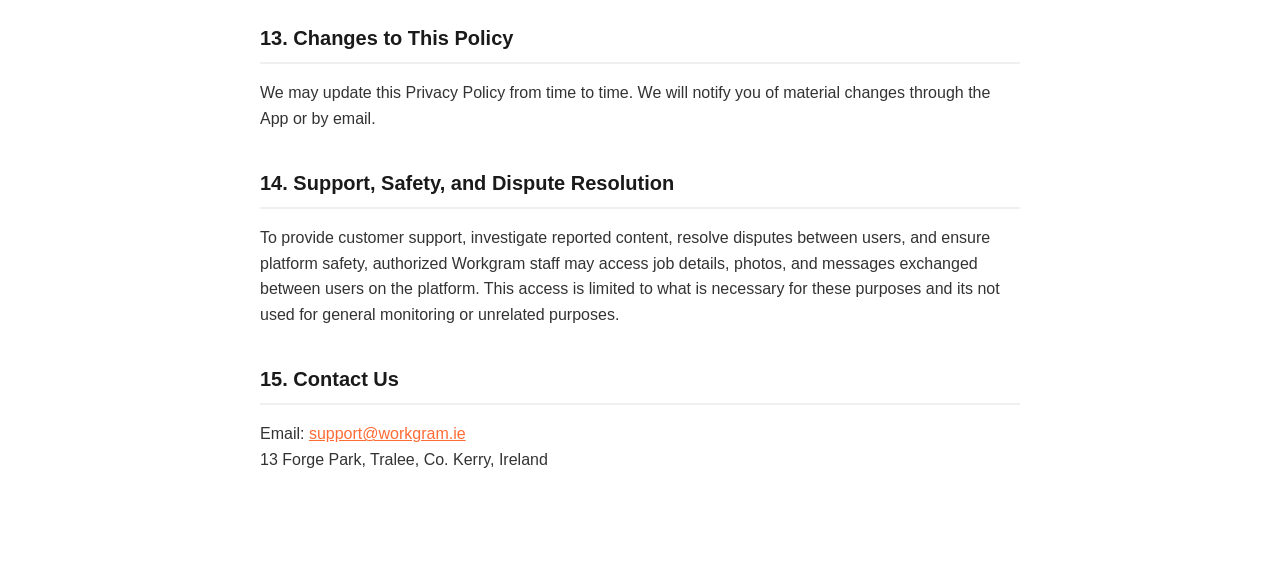
<file: privacy.html>
<!DOCTYPE html>
<html lang="en">
<head>
<meta charset="UTF-8">
<meta name="viewport" content="width=device-width, initial-scale=1.0">
<title>Privacy Policy — Workgram</title>
<style>
  body {
    font-family: -apple-system, BlinkMacSystemFont, 'Segoe UI', Roboto, Helvetica, Arial, sans-serif;
    max-width: 760px;
    margin: 0 auto;
    padding: 40px 24px 80px;
    line-height: 1.6;
    color: #1a1a1a;
    background: #ffffff;
  }
  h1 {
    font-size: 28px;
    margin-bottom: 4px;
    color: #FF6B35;
  }
  .updated {
    color: #666;
    font-size: 14px;
    margin-bottom: 32px;
  }
  h2 {
    font-size: 20px;
    margin-top: 36px;
    margin-bottom: 12px;
    color: #1a1a1a;
    border-bottom: 2px solid #f0f0f0;
    padding-bottom: 8px;
  }
  p, li { font-size: 16px; color: #333; }
  ul { padding-left: 22px; }
  a { color: #FF6B35; }
  .back { display: inline-block; margin-bottom: 24px; color: #FF6B35; text-decoration: none; font-weight: 600; }
</style>
</head>
<body>

<a class="back" href="./">← Back</a>

<h1>Workgram Privacy Policy</h1>
<p class="updated">Last updated: 21 June 2026</p>

<h2>1. Introduction</h2>
<p>This Privacy Policy explains how Workgram ("we", "us", "our") collects, uses, stores, and protects your personal data when you use the Workgram mobile application (the "App") and related services (together, the "Service").</p>
<p>Workgram is operated by Alif Miazee Hossain, based in Kerry, Ireland.</p>
<p>We are committed to protecting your privacy and complying with the General Data Protection Regulation (GDPR) and the Irish Data Protection Act 2018.</p>
<p>If you have any questions about this Policy or how your data is handled, contact us at <a href="mailto:support@workgram.ie">support@workgram.ie</a>.</p>

<h2>2. Information We Collect</h2>
<p><strong>Information you provide directly:</strong></p>
<ul>
<li>Account information: name, email address, password (encrypted), phone number</li>
<li>Profile information: profile photo, banner photo, bio, trade/category, years of experience</li>
<li>Verification information (for workers): full legal name, date of birth, address, PPS Number (PPSN), insurance documentation, trade certifications</li>
<li>Banking information (for workers): IBAN and account holder name, collected solely to process payment for completed jobs</li>
<li>Job information: job descriptions, photos, budgets, location, completion notes</li>
<li>Communications: messages sent through our in-app messaging system, reviews, ratings, and job-related questions and answers</li>
<li>Payment information: when you make a payment, your card details are collected and processed directly by Stripe, our third-party payment processor. We do not store your full card details on our servers.</li>
</ul>
<p><strong>Information collected automatically:</strong></p>
<ul>
<li>Location data: approximate or precise location, used to show nearby jobs and workers, and for live job tracking (with your permission)</li>
<li>Device information: device type, operating system version, unique device identifiers, push notification tokens</li>
<li>Usage data: how you interact with the App, crash reports and diagnostic data (via Sentry)</li>
</ul>

<h2>3. Why We Collect Your PPS Number (PPSN)</h2>
<p>Workgram is required under EU tax transparency rules (DAC7, implemented in Ireland by the Revenue Commissioners) to collect and report certain information about workers earning income through digital platforms, including their PPSN, once their earnings or transaction volume exceeds the applicable reporting threshold.</p>
<p>Your PPSN is encrypted at rest, accessible only to authorised Workgram administrators, never displayed to other users, and reported to Irish Revenue only as legally required.</p>

<h2>4. Why We Collect Your Banking Information</h2>
<p>If you are a worker on Workgram, we collect your IBAN and account holder name so that we can pay you for completed jobs. This information is encrypted at rest, accessible only to authorised Workgram administrators, and never shared with other users.</p>

<h2>5. How We Use Your Information</h2>
<ul>
<li>Create and manage your account</li>
<li>Connect customers with workers and facilitate job postings, bids, and completions</li>
<li>Process payments securely through Stripe, including holding payment in escrow until job completion is confirmed by both parties</li>
<li>Verify worker identity, qualifications, and insurance where applicable</li>
<li>Enable in-app messaging between users</li>
<li>Send notifications about job activity, messages, and account updates</li>
<li>Provide customer support and investigate disputes</li>
<li>Comply with legal obligations, including DAC7 tax reporting</li>
<li>Improve and maintain the App</li>
<li>Detect and prevent fraud and abuse</li>
</ul>

<h2>6. Legal Basis for Processing (GDPR)</h2>
<p>We process your data based on: <strong>Contract</strong> (to provide the Service), <strong>Legal obligation</strong> (DAC7 and other Irish/EU law), <strong>Legitimate interests</strong> (platform safety and fraud prevention), and <strong>Consent</strong> (location tracking, push notifications — withdrawable anytime).</p>

<h2>7. How We Share Your Information</h2>
<p>We do not sell your personal data. We share information with: other users (as necessary for the marketplace to function), Stripe (payment processing), Sentry (crash reporting), Cloudinary (image/video hosting), Resend (email delivery), Irish Revenue (DAC7 reporting where applicable), and law enforcement or regulators where legally required.</p>

<h2>8. Data Retention</h2>
<p>We retain your personal data for as long as your account is active, and for a reasonable period afterward to comply with legal obligations, resolve disputes, and enforce our agreements. You may request deletion of your account at any time.</p>

<h2>9. Data Security</h2>
<p>We encrypt sensitive data (PPSN, banking details) at rest, use secure password hashing, restrict internal access to sensitive data, and rely on reputable third-party processors. No method of transmission or storage is 100% secure.</p>

<h2>10. Your Rights</h2>
<p>Under GDPR you have the right to access, rectify, erase, restrict or object to processing, request data portability, withdraw consent, and lodge a complaint with the Irish Data Protection Commission (<a href="https://www.dataprotection.ie" target="_blank">dataprotection.ie</a>).</p>
<p>You can delete your account directly within the App via Profile → Settings → Delete Account, or by contacting us at <a href="mailto:support@workgram.ie">support@workgram.ie</a>.</p>

<h2>11. Children's Privacy</h2>
<p>Workgram is not intended for use by anyone under the age of 18. We do not knowingly collect personal data from minors.</p>

<h2>12. International Data Transfers</h2>
<p>Some service providers may process data outside the EEA. Where this occurs, we ensure appropriate safeguards, such as Standard Contractual Clauses, are in place.</p>

<h2>13. Changes to This Policy</h2>
<p>We may update this Privacy Policy from time to time. We will notify you of material changes through the App or by email.</p>

<h2>14. Support, Safety, and Dispute Resolution</h2>
<p>To provide customer support, investigate reported content, resolve disputes between users, and ensure platform safety, authorized Workgram staff may access job details, photos, and messages exchanged between users on the platform. This access is limited to what is necessary for these purposes and its not used for general monitoring or unrelated purposes.</p>

<h2>15. Contact Us</h2>
<p>Email: <a href="mailto:support@workgram.ie">support@workgram.ie</a><br>
13 Forge Park, Tralee, Co. Kerry, Ireland</p>

</body>
</html>
</file>
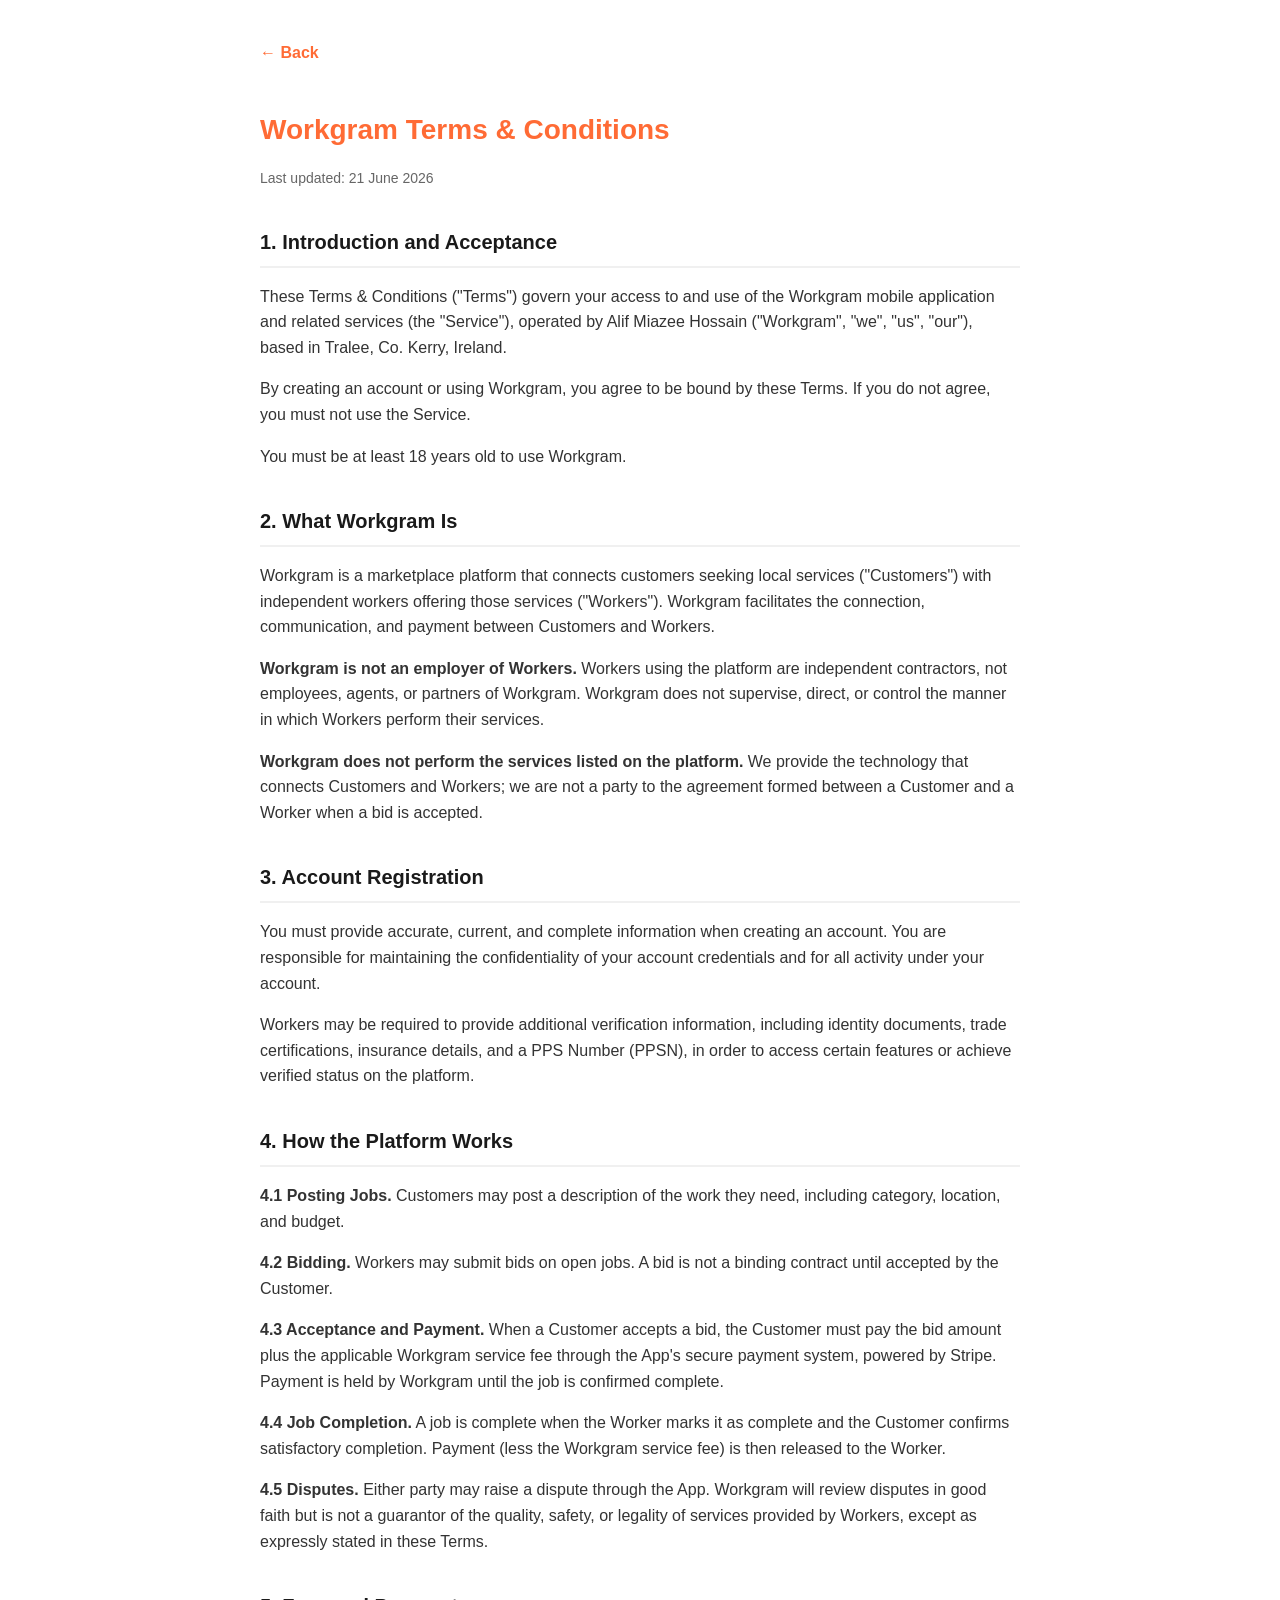
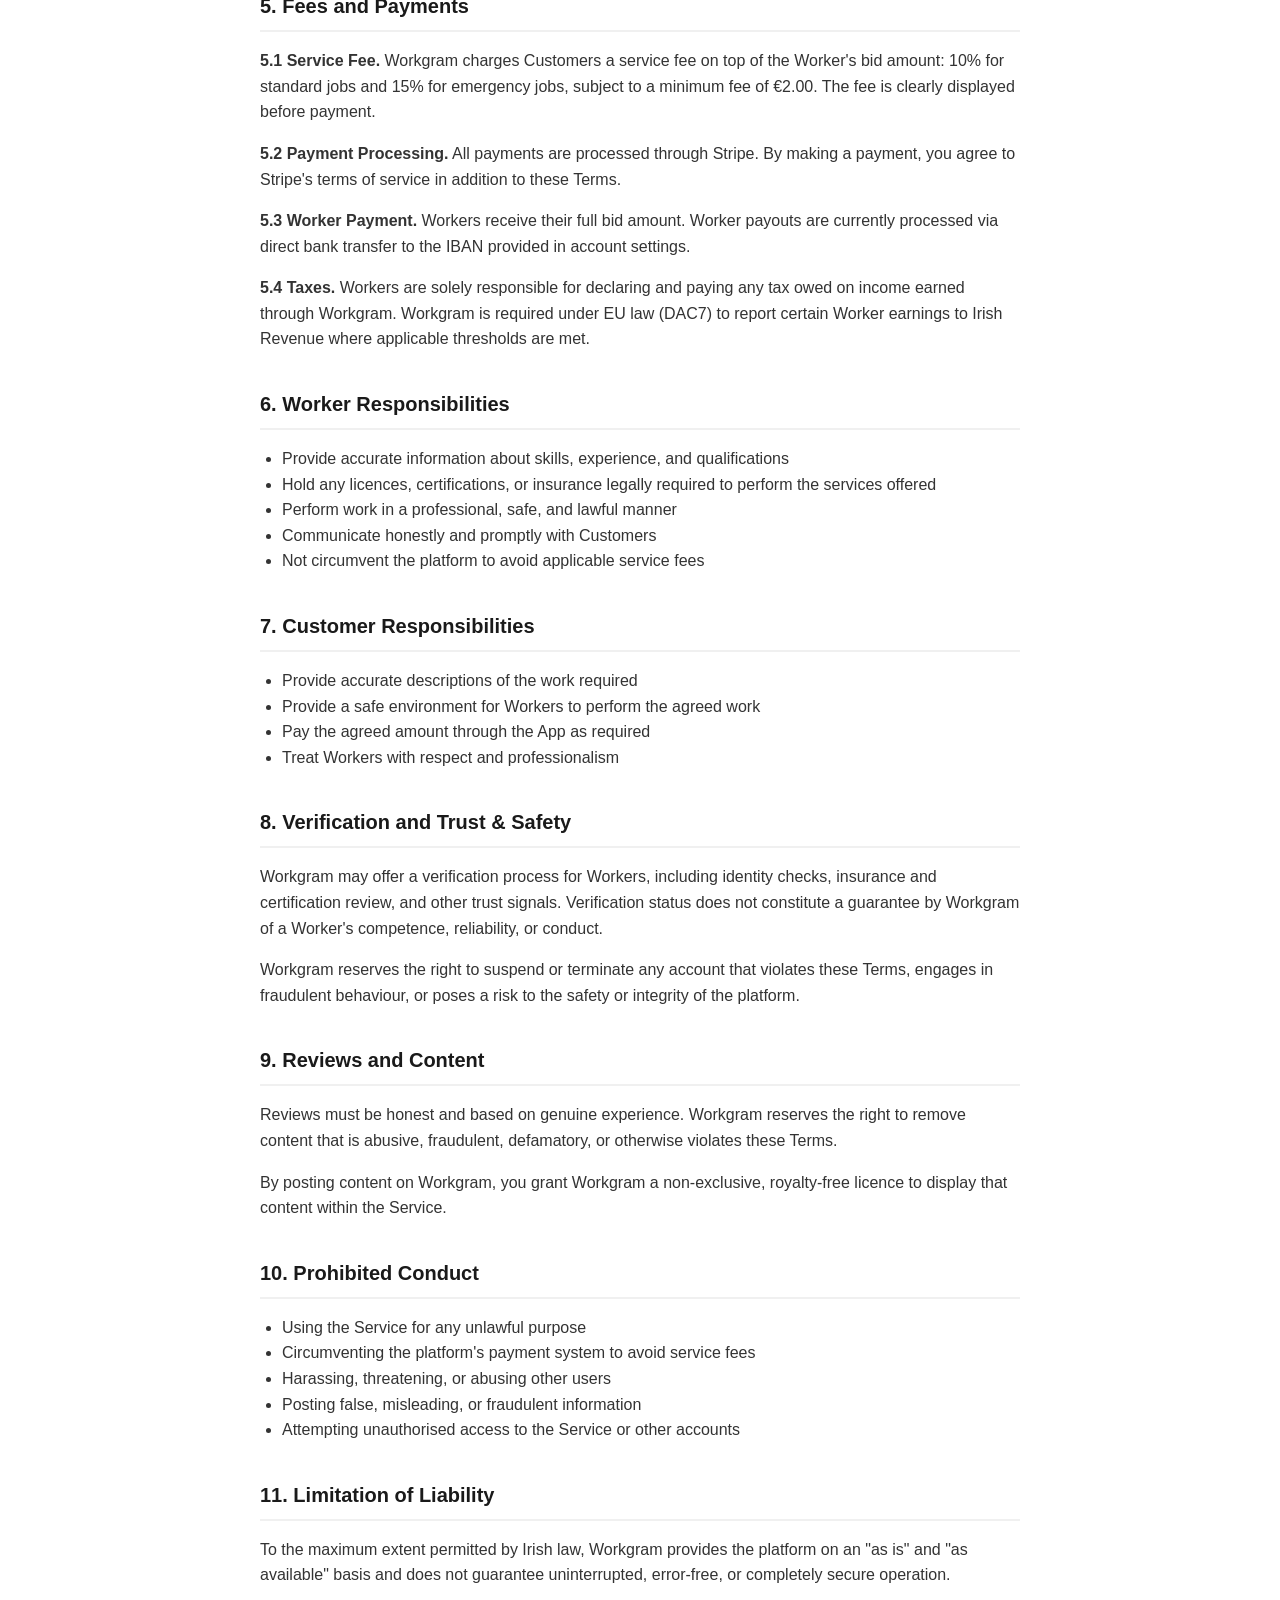
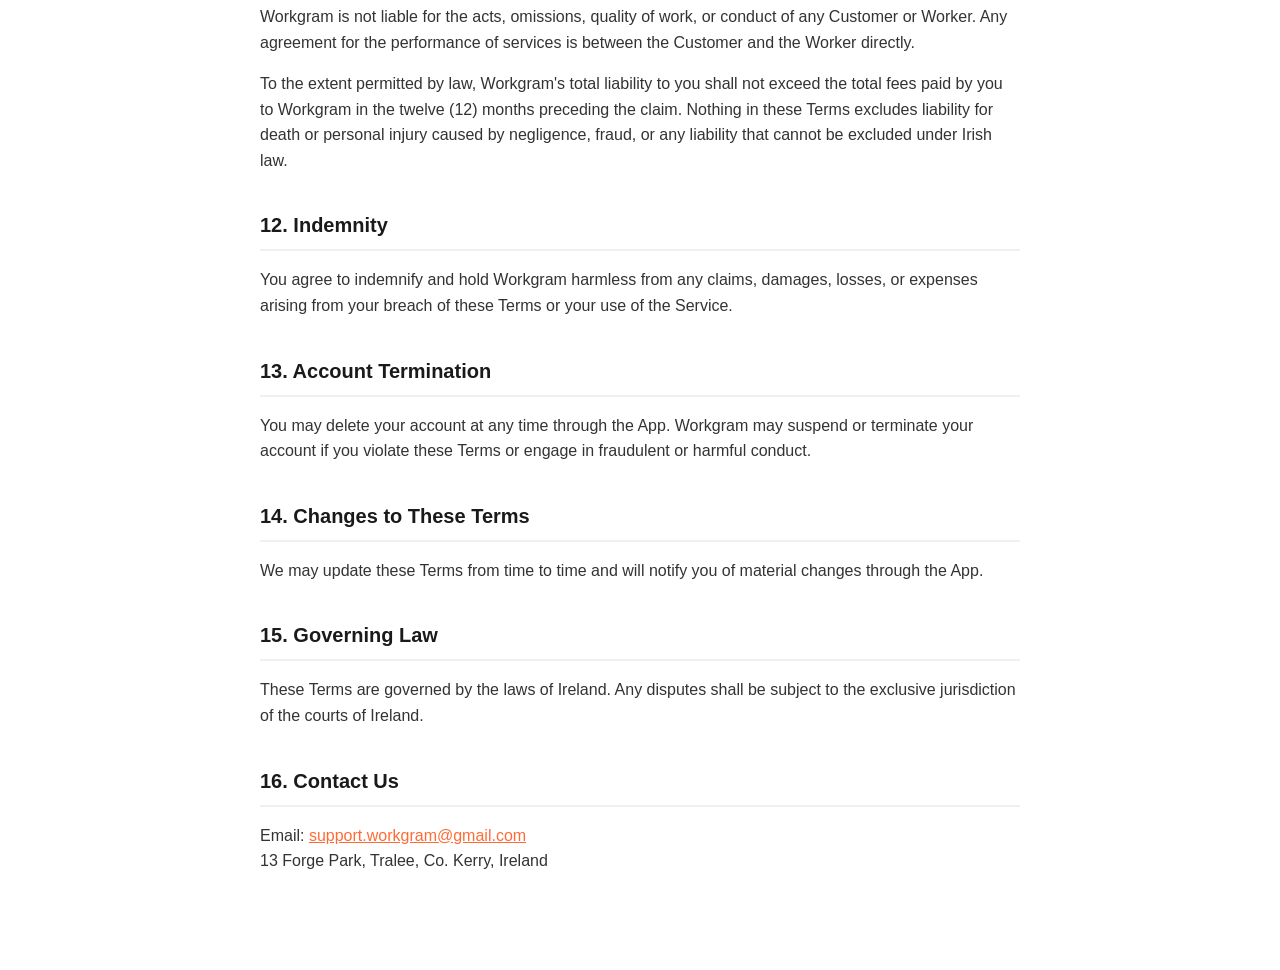
<file: terms (1).html>
<!DOCTYPE html>
<html lang="en">
<head>
<meta charset="UTF-8">
<meta name="viewport" content="width=device-width, initial-scale=1.0">
<title>Terms &amp; Conditions — Workgram</title>
<style>
  body {
    font-family: -apple-system, BlinkMacSystemFont, 'Segoe UI', Roboto, Helvetica, Arial, sans-serif;
    max-width: 760px;
    margin: 0 auto;
    padding: 40px 24px 80px;
    line-height: 1.6;
    color: #1a1a1a;
    background: #ffffff;
  }
  h1 {
    font-size: 28px;
    margin-bottom: 4px;
    color: #FF6B35;
  }
  .updated {
    color: #666;
    font-size: 14px;
    margin-bottom: 32px;
  }
  h2 {
    font-size: 20px;
    margin-top: 36px;
    margin-bottom: 12px;
    color: #1a1a1a;
    border-bottom: 2px solid #f0f0f0;
    padding-bottom: 8px;
  }
  p, li { font-size: 16px; color: #333; }
  ul { padding-left: 22px; }
  a { color: #FF6B35; }
  .back { display: inline-block; margin-bottom: 24px; color: #FF6B35; text-decoration: none; font-weight: 600; }
</style>
</head>
<body>

<a class="back" href="./">← Back</a>

<h1>Workgram Terms &amp; Conditions</h1>
<p class="updated">Last updated: 21 June 2026</p>

<h2>1. Introduction and Acceptance</h2>
<p>These Terms &amp; Conditions ("Terms") govern your access to and use of the Workgram mobile application and related services (the "Service"), operated by Alif Miazee Hossain ("Workgram", "we", "us", "our"), based in Tralee, Co. Kerry, Ireland.</p>
<p>By creating an account or using Workgram, you agree to be bound by these Terms. If you do not agree, you must not use the Service.</p>
<p>You must be at least 18 years old to use Workgram.</p>

<h2>2. What Workgram Is</h2>
<p>Workgram is a marketplace platform that connects customers seeking local services ("Customers") with independent workers offering those services ("Workers"). Workgram facilitates the connection, communication, and payment between Customers and Workers.</p>
<p><strong>Workgram is not an employer of Workers.</strong> Workers using the platform are independent contractors, not employees, agents, or partners of Workgram. Workgram does not supervise, direct, or control the manner in which Workers perform their services.</p>
<p><strong>Workgram does not perform the services listed on the platform.</strong> We provide the technology that connects Customers and Workers; we are not a party to the agreement formed between a Customer and a Worker when a bid is accepted.</p>

<h2>3. Account Registration</h2>
<p>You must provide accurate, current, and complete information when creating an account. You are responsible for maintaining the confidentiality of your account credentials and for all activity under your account.</p>
<p>Workers may be required to provide additional verification information, including identity documents, trade certifications, insurance details, and a PPS Number (PPSN), in order to access certain features or achieve verified status on the platform.</p>

<h2>4. How the Platform Works</h2>
<p><strong>4.1 Posting Jobs.</strong> Customers may post a description of the work they need, including category, location, and budget.</p>
<p><strong>4.2 Bidding.</strong> Workers may submit bids on open jobs. A bid is not a binding contract until accepted by the Customer.</p>
<p><strong>4.3 Acceptance and Payment.</strong> When a Customer accepts a bid, the Customer must pay the bid amount plus the applicable Workgram service fee through the App's secure payment system, powered by Stripe. Payment is held by Workgram until the job is confirmed complete.</p>
<p><strong>4.4 Job Completion.</strong> A job is complete when the Worker marks it as complete and the Customer confirms satisfactory completion. Payment (less the Workgram service fee) is then released to the Worker.</p>
<p><strong>4.5 Disputes.</strong> Either party may raise a dispute through the App. Workgram will review disputes in good faith but is not a guarantor of the quality, safety, or legality of services provided by Workers, except as expressly stated in these Terms.</p>

<h2>5. Fees and Payments</h2>
<p><strong>5.1 Service Fee.</strong> Workgram charges Customers a service fee on top of the Worker's bid amount: 10% for standard jobs and 15% for emergency jobs, subject to a minimum fee of €2.00. The fee is clearly displayed before payment.</p>
<p><strong>5.2 Payment Processing.</strong> All payments are processed through Stripe. By making a payment, you agree to Stripe's terms of service in addition to these Terms.</p>
<p><strong>5.3 Worker Payment.</strong> Workers receive their full bid amount. Worker payouts are currently processed via direct bank transfer to the IBAN provided in account settings.</p>
<p><strong>5.4 Taxes.</strong> Workers are solely responsible for declaring and paying any tax owed on income earned through Workgram. Workgram is required under EU law (DAC7) to report certain Worker earnings to Irish Revenue where applicable thresholds are met.</p>

<h2>6. Worker Responsibilities</h2>
<ul>
<li>Provide accurate information about skills, experience, and qualifications</li>
<li>Hold any licences, certifications, or insurance legally required to perform the services offered</li>
<li>Perform work in a professional, safe, and lawful manner</li>
<li>Communicate honestly and promptly with Customers</li>
<li>Not circumvent the platform to avoid applicable service fees</li>
</ul>

<h2>7. Customer Responsibilities</h2>
<ul>
<li>Provide accurate descriptions of the work required</li>
<li>Provide a safe environment for Workers to perform the agreed work</li>
<li>Pay the agreed amount through the App as required</li>
<li>Treat Workers with respect and professionalism</li>
</ul>

<h2>8. Verification and Trust &amp; Safety</h2>
<p>Workgram may offer a verification process for Workers, including identity checks, insurance and certification review, and other trust signals. Verification status does not constitute a guarantee by Workgram of a Worker's competence, reliability, or conduct.</p>
<p>Workgram reserves the right to suspend or terminate any account that violates these Terms, engages in fraudulent behaviour, or poses a risk to the safety or integrity of the platform.</p>

<h2>9. Reviews and Content</h2>
<p>Reviews must be honest and based on genuine experience. Workgram reserves the right to remove content that is abusive, fraudulent, defamatory, or otherwise violates these Terms.</p>
<p>By posting content on Workgram, you grant Workgram a non-exclusive, royalty-free licence to display that content within the Service.</p>

<h2>10. Prohibited Conduct</h2>
<ul>
<li>Using the Service for any unlawful purpose</li>
<li>Circumventing the platform's payment system to avoid service fees</li>
<li>Harassing, threatening, or abusing other users</li>
<li>Posting false, misleading, or fraudulent information</li>
<li>Attempting unauthorised access to the Service or other accounts</li>
</ul>

<h2>11. Limitation of Liability</h2>
<p>To the maximum extent permitted by Irish law, Workgram provides the platform on an "as is" and "as available" basis and does not guarantee uninterrupted, error-free, or completely secure operation.</p>
<p>Workgram is not liable for the acts, omissions, quality of work, or conduct of any Customer or Worker. Any agreement for the performance of services is between the Customer and the Worker directly.</p>
<p>To the extent permitted by law, Workgram's total liability to you shall not exceed the total fees paid by you to Workgram in the twelve (12) months preceding the claim. Nothing in these Terms excludes liability for death or personal injury caused by negligence, fraud, or any liability that cannot be excluded under Irish law.</p>

<h2>12. Indemnity</h2>
<p>You agree to indemnify and hold Workgram harmless from any claims, damages, losses, or expenses arising from your breach of these Terms or your use of the Service.</p>

<h2>13. Account Termination</h2>
<p>You may delete your account at any time through the App. Workgram may suspend or terminate your account if you violate these Terms or engage in fraudulent or harmful conduct.</p>

<h2>14. Changes to These Terms</h2>
<p>We may update these Terms from time to time and will notify you of material changes through the App.</p>

<h2>15. Governing Law</h2>
<p>These Terms are governed by the laws of Ireland. Any disputes shall be subject to the exclusive jurisdiction of the courts of Ireland.</p>

<h2>16. Contact Us</h2>
<p>Email: <a href="mailto:support.workgram@gmail.com">support.workgram@gmail.com</a><br>
13 Forge Park, Tralee, Co. Kerry, Ireland</p>

</body>
</html>
</file>
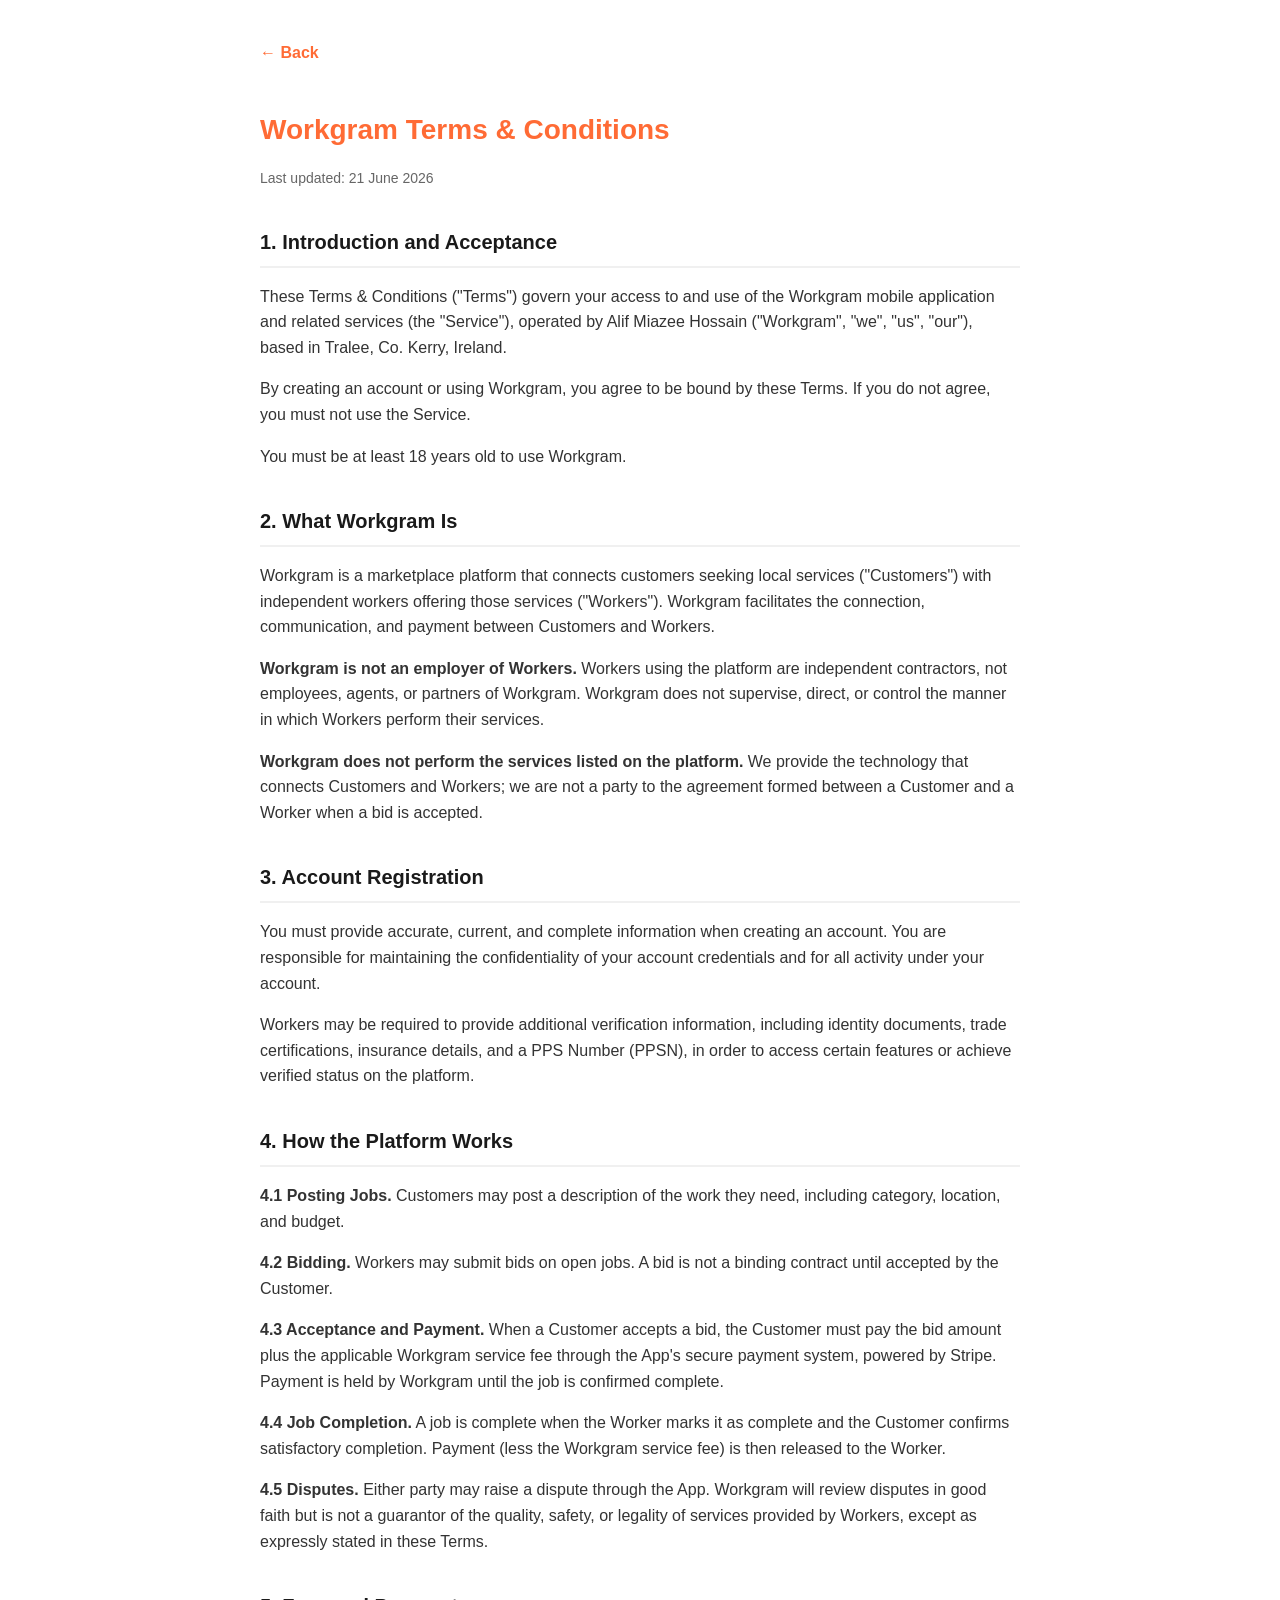
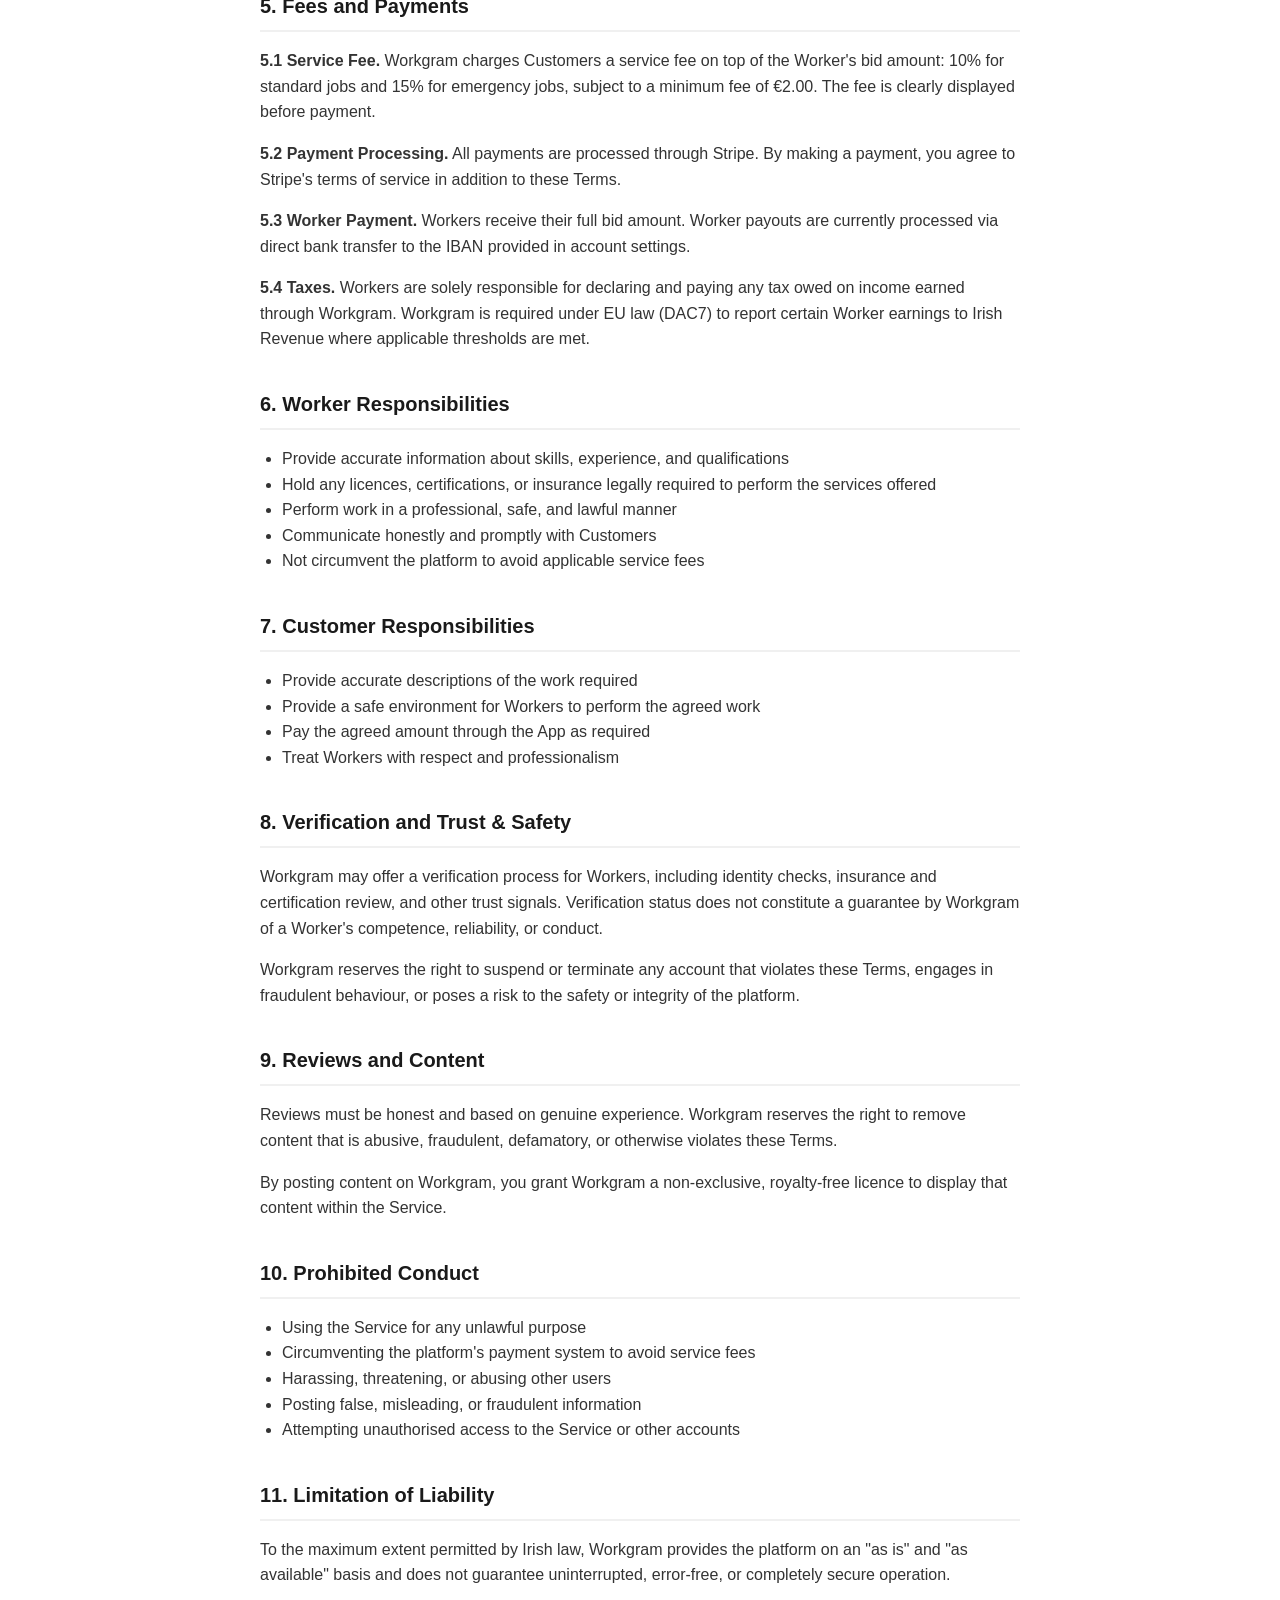
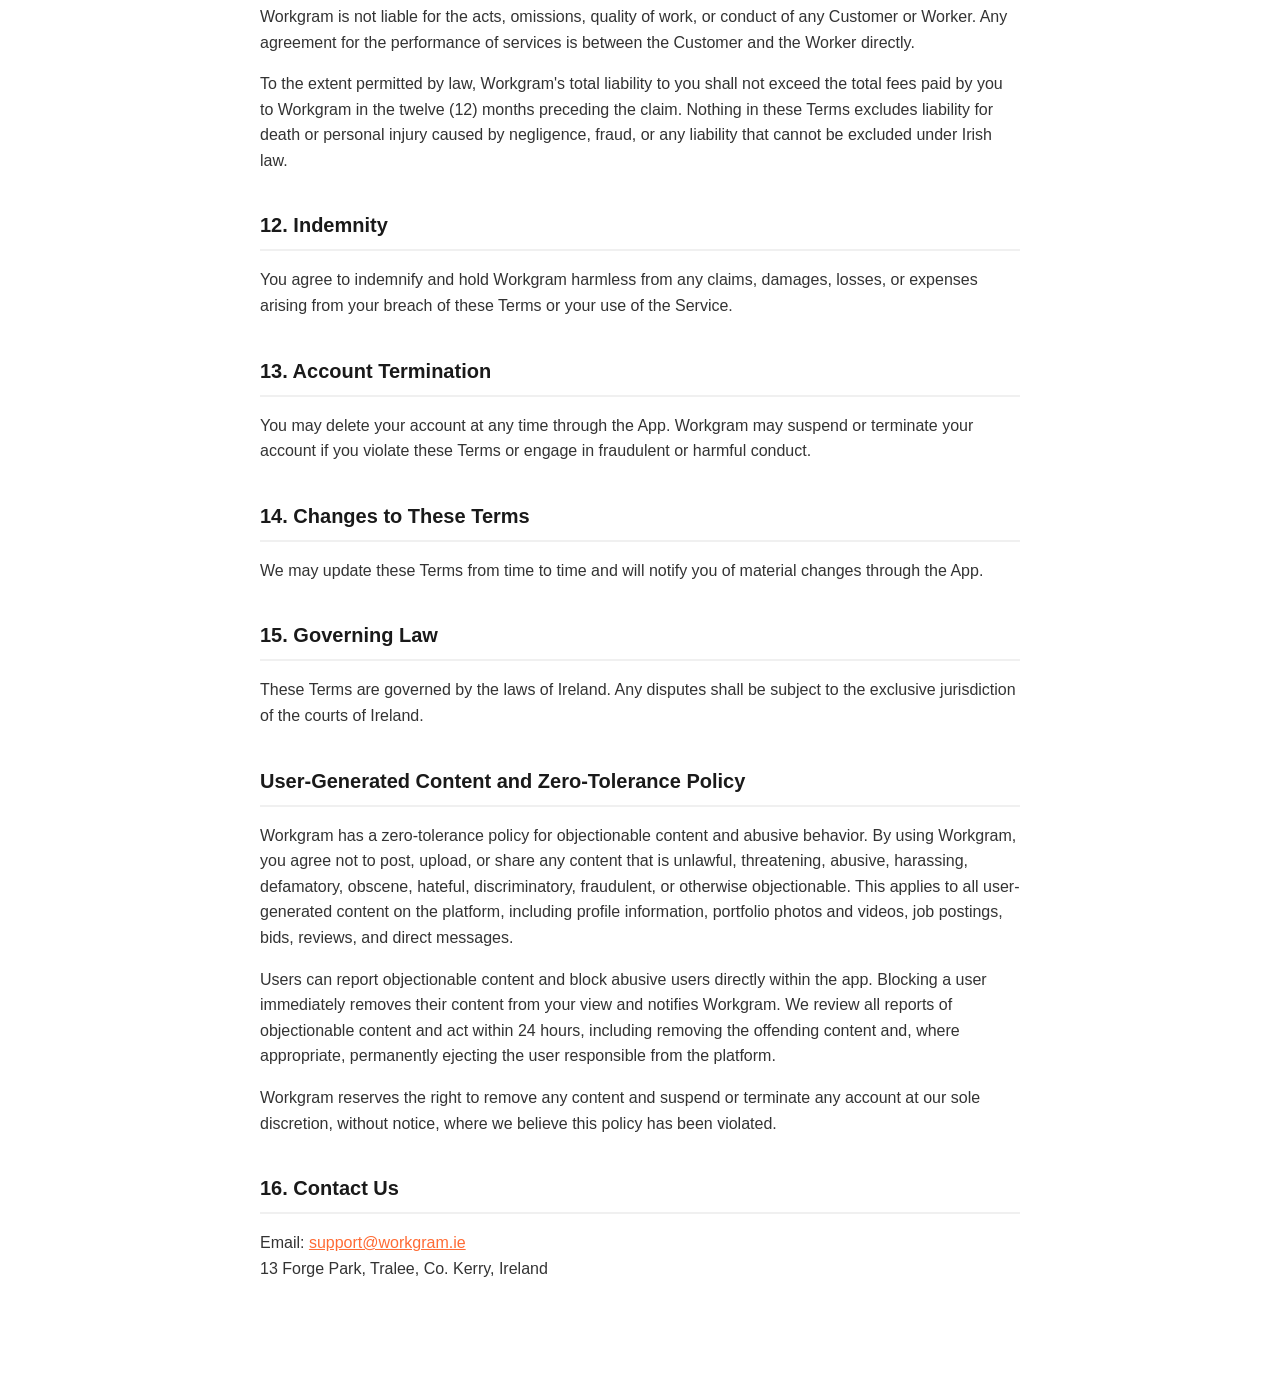
<file: terms.html>
<!DOCTYPE html>
<html lang="en">
<head>
<meta charset="UTF-8">
<meta name="viewport" content="width=device-width, initial-scale=1.0">
<title>Terms &amp; Conditions — Workgram</title>
<style>
  body {
    font-family: -apple-system, BlinkMacSystemFont, 'Segoe UI', Roboto, Helvetica, Arial, sans-serif;
    max-width: 760px;
    margin: 0 auto;
    padding: 40px 24px 80px;
    line-height: 1.6;
    color: #1a1a1a;
    background: #ffffff;
  }
  h1 {
    font-size: 28px;
    margin-bottom: 4px;
    color: #FF6B35;
  }
  .updated {
    color: #666;
    font-size: 14px;
    margin-bottom: 32px;
  }
  h2 {
    font-size: 20px;
    margin-top: 36px;
    margin-bottom: 12px;
    color: #1a1a1a;
    border-bottom: 2px solid #f0f0f0;
    padding-bottom: 8px;
  }
  p, li { font-size: 16px; color: #333; }
  ul { padding-left: 22px; }
  a { color: #FF6B35; }
  .back { display: inline-block; margin-bottom: 24px; color: #FF6B35; text-decoration: none; font-weight: 600; }
</style>
</head>
<body>

<a class="back" href="./">← Back</a>

<h1>Workgram Terms &amp; Conditions</h1>
<p class="updated">Last updated: 21 June 2026</p>

<h2>1. Introduction and Acceptance</h2>
<p>These Terms &amp; Conditions ("Terms") govern your access to and use of the Workgram mobile application and related services (the "Service"), operated by Alif Miazee Hossain ("Workgram", "we", "us", "our"), based in Tralee, Co. Kerry, Ireland.</p>
<p>By creating an account or using Workgram, you agree to be bound by these Terms. If you do not agree, you must not use the Service.</p>
<p>You must be at least 18 years old to use Workgram.</p>

<h2>2. What Workgram Is</h2>
<p>Workgram is a marketplace platform that connects customers seeking local services ("Customers") with independent workers offering those services ("Workers"). Workgram facilitates the connection, communication, and payment between Customers and Workers.</p>
<p><strong>Workgram is not an employer of Workers.</strong> Workers using the platform are independent contractors, not employees, agents, or partners of Workgram. Workgram does not supervise, direct, or control the manner in which Workers perform their services.</p>
<p><strong>Workgram does not perform the services listed on the platform.</strong> We provide the technology that connects Customers and Workers; we are not a party to the agreement formed between a Customer and a Worker when a bid is accepted.</p>

<h2>3. Account Registration</h2>
<p>You must provide accurate, current, and complete information when creating an account. You are responsible for maintaining the confidentiality of your account credentials and for all activity under your account.</p>
<p>Workers may be required to provide additional verification information, including identity documents, trade certifications, insurance details, and a PPS Number (PPSN), in order to access certain features or achieve verified status on the platform.</p>

<h2>4. How the Platform Works</h2>
<p><strong>4.1 Posting Jobs.</strong> Customers may post a description of the work they need, including category, location, and budget.</p>
<p><strong>4.2 Bidding.</strong> Workers may submit bids on open jobs. A bid is not a binding contract until accepted by the Customer.</p>
<p><strong>4.3 Acceptance and Payment.</strong> When a Customer accepts a bid, the Customer must pay the bid amount plus the applicable Workgram service fee through the App's secure payment system, powered by Stripe. Payment is held by Workgram until the job is confirmed complete.</p>
<p><strong>4.4 Job Completion.</strong> A job is complete when the Worker marks it as complete and the Customer confirms satisfactory completion. Payment (less the Workgram service fee) is then released to the Worker.</p>
<p><strong>4.5 Disputes.</strong> Either party may raise a dispute through the App. Workgram will review disputes in good faith but is not a guarantor of the quality, safety, or legality of services provided by Workers, except as expressly stated in these Terms.</p>

<h2>5. Fees and Payments</h2>
<p><strong>5.1 Service Fee.</strong> Workgram charges Customers a service fee on top of the Worker's bid amount: 10% for standard jobs and 15% for emergency jobs, subject to a minimum fee of €2.00. The fee is clearly displayed before payment.</p>
<p><strong>5.2 Payment Processing.</strong> All payments are processed through Stripe. By making a payment, you agree to Stripe's terms of service in addition to these Terms.</p>
<p><strong>5.3 Worker Payment.</strong> Workers receive their full bid amount. Worker payouts are currently processed via direct bank transfer to the IBAN provided in account settings.</p>
<p><strong>5.4 Taxes.</strong> Workers are solely responsible for declaring and paying any tax owed on income earned through Workgram. Workgram is required under EU law (DAC7) to report certain Worker earnings to Irish Revenue where applicable thresholds are met.</p>

<h2>6. Worker Responsibilities</h2>
<ul>
<li>Provide accurate information about skills, experience, and qualifications</li>
<li>Hold any licences, certifications, or insurance legally required to perform the services offered</li>
<li>Perform work in a professional, safe, and lawful manner</li>
<li>Communicate honestly and promptly with Customers</li>
<li>Not circumvent the platform to avoid applicable service fees</li>
</ul>

<h2>7. Customer Responsibilities</h2>
<ul>
<li>Provide accurate descriptions of the work required</li>
<li>Provide a safe environment for Workers to perform the agreed work</li>
<li>Pay the agreed amount through the App as required</li>
<li>Treat Workers with respect and professionalism</li>
</ul>

<h2>8. Verification and Trust &amp; Safety</h2>
<p>Workgram may offer a verification process for Workers, including identity checks, insurance and certification review, and other trust signals. Verification status does not constitute a guarantee by Workgram of a Worker's competence, reliability, or conduct.</p>
<p>Workgram reserves the right to suspend or terminate any account that violates these Terms, engages in fraudulent behaviour, or poses a risk to the safety or integrity of the platform.</p>

<h2>9. Reviews and Content</h2>
<p>Reviews must be honest and based on genuine experience. Workgram reserves the right to remove content that is abusive, fraudulent, defamatory, or otherwise violates these Terms.</p>
<p>By posting content on Workgram, you grant Workgram a non-exclusive, royalty-free licence to display that content within the Service.</p>

<h2>10. Prohibited Conduct</h2>
<ul>
<li>Using the Service for any unlawful purpose</li>
<li>Circumventing the platform's payment system to avoid service fees</li>
<li>Harassing, threatening, or abusing other users</li>
<li>Posting false, misleading, or fraudulent information</li>
<li>Attempting unauthorised access to the Service or other accounts</li>
</ul>

<h2>11. Limitation of Liability</h2>
<p>To the maximum extent permitted by Irish law, Workgram provides the platform on an "as is" and "as available" basis and does not guarantee uninterrupted, error-free, or completely secure operation.</p>
<p>Workgram is not liable for the acts, omissions, quality of work, or conduct of any Customer or Worker. Any agreement for the performance of services is between the Customer and the Worker directly.</p>
<p>To the extent permitted by law, Workgram's total liability to you shall not exceed the total fees paid by you to Workgram in the twelve (12) months preceding the claim. Nothing in these Terms excludes liability for death or personal injury caused by negligence, fraud, or any liability that cannot be excluded under Irish law.</p>

<h2>12. Indemnity</h2>
<p>You agree to indemnify and hold Workgram harmless from any claims, damages, losses, or expenses arising from your breach of these Terms or your use of the Service.</p>

<h2>13. Account Termination</h2>
<p>You may delete your account at any time through the App. Workgram may suspend or terminate your account if you violate these Terms or engage in fraudulent or harmful conduct.</p>

<h2>14. Changes to These Terms</h2>
<p>We may update these Terms from time to time and will notify you of material changes through the App.</p>

<h2>15. Governing Law</h2>
<p>These Terms are governed by the laws of Ireland. Any disputes shall be subject to the exclusive jurisdiction of the courts of Ireland.</p>
<h2>User-Generated Content and Zero-Tolerance Policy</h2>
<p>Workgram has a zero-tolerance policy for objectionable content and abusive behavior. By using Workgram, you agree not to post, upload, or share any content that is unlawful, threatening, abusive, harassing, defamatory, obscene, hateful, discriminatory, fraudulent, or otherwise objectionable. This applies to all user-generated content on the platform, including profile information, portfolio photos and videos, job postings, bids, reviews, and direct messages.</p>
<p>Users can report objectionable content and block abusive users directly within the app. Blocking a user immediately removes their content from your view and notifies Workgram. We review all reports of objectionable content and act within 24 hours, including removing the offending content and, where appropriate, permanently ejecting the user responsible from the platform.</p>
<p>Workgram reserves the right to remove any content and suspend or terminate any account at our sole discretion, without notice, where we believe this policy has been violated.</p><h2>16. Contact Us</h2>
<p>Email: <a href="mailto:support@workgram.ie">support@workgram.ie</a><br>
13 Forge Park, Tralee, Co. Kerry, Ireland</p>

</body>
</html>
</file>
<file: assets/home.css>
#wg-immersive{--wg-bg:#080810;--wg-panel:#12121c;--wg-panel2:#191923;--wg-text:#f6f3ed;--wg-muted:#b7b6c1;--wg-orange:#ff7134;--wg-line:#30303c;color:var(--wg-text);font:400 15px/1.65 'Work Sans',system-ui,sans-serif;color-scheme:dark;width:100%;}
    #wg-immersive *{box-sizing:border-box}
    #wg-immersive button,#wg-immersive a{font:inherit}
    #wg-immersive button{cursor:pointer}
    #wg-immersive button:focus-visible,#wg-immersive a:focus-visible{outline:3px solid #ffb48f;outline-offset:4px}
    #wg-immersive a{color:inherit}
    #wg-immersive h1,#wg-immersive h2,#wg-immersive h3,#wg-immersive p{margin:0}
    #wg-immersive h1,#wg-immersive h2,#wg-immersive h3{font-family:'Big Shoulders Display',Impact,sans-serif;font-weight:800;line-height:1;text-wrap:balance}
    #wg-immersive [hidden]{display:none!important}
    #wg-immersive .wg-page{height:760px;overflow-y:auto;overflow-x:hidden;background:var(--wg-bg);position:relative;scroll-behavior:smooth;scrollbar-color:#5a4b43 #12121c;isolation:isolate}
    #wg-immersive .wg-nav{position:sticky;top:0;z-index:20;background:#080810;border-bottom:1px solid var(--wg-line);padding:16px 28px;display:flex;align-items:center;justify-content:space-between;gap:14px}
    #wg-immersive .wg-brand{display:flex;align-items:center;gap:10px;font-family:'Big Shoulders Display',Impact,sans-serif;font-size:25px;font-weight:900;letter-spacing:.015em;text-decoration:none;border:0;background:transparent;color:var(--wg-text);padding:0}
    #wg-immersive .wg-brand svg{width:30px;height:20px;flex:none}
    #wg-immersive .wg-nav-links{display:flex;align-items:center;gap:22px}
    #wg-immersive .wg-nav-links button,#wg-immersive .wg-nav-links a{padding:3px 0;background:transparent;border:0;text-decoration:none;color:var(--wg-muted);font-size:13px}
    #wg-immersive .wg-nav-links button:hover,#wg-immersive .wg-nav-links a:hover{color:var(--wg-text)}
    #wg-immersive .wg-action{border:1px solid var(--wg-line);border-radius:8px;background:var(--wg-panel2);color:var(--wg-text);padding:12px 20px;font-weight:600;font-size:14px;text-decoration:none;display:inline-flex;align-items:center;justify-content:center;gap:8px;min-height:44px;transition:transform .18s ease,background .18s ease}
    #wg-immersive .wg-action:hover{transform:translateY(-2px);background:#232330}
    #wg-immersive .wg-action.wg-primary{background:var(--wg-orange);border-color:var(--wg-orange);color:#1c0e05}
    #wg-immersive .wg-action.wg-primary:hover{background:#ff8958}
    #wg-immersive .wg-progress{height:3px;position:absolute;left:0;right:0;bottom:-1px;transform-origin:left;background:var(--wg-orange);transform:scaleX(0)}
    #wg-immersive .wg-wrap{padding:0 48px;max-width:1120px;margin:auto}
    #wg-immersive .wg-hero{padding-top:54px;padding-bottom:50px;display:grid;grid-template-columns:1.25fr .75fr;gap:40px;align-items:center;min-height:595px}
    #wg-immersive .wg-eyebrow{font-size:11px;letter-spacing:.16em;color:var(--wg-muted);font-weight:600;text-transform:uppercase}
    #wg-immersive .wg-local{display:flex;align-items:center;gap:9px;margin-bottom:25px}
    #wg-immersive .wg-dot{width:6px;height:6px;border-radius:100%;background:#72cf9d}
    #wg-immersive .wg-hero h1{font-size:clamp(46px,6.7vw,78px);letter-spacing:-.015em;margin:18px 0 22px;text-transform:uppercase;max-width:13ch}
    #wg-immersive em{font-style:normal;color:var(--wg-orange)}
    #wg-immersive .wg-hero-copy{color:var(--wg-muted);max-width:40ch;font-size:16px;margin-bottom:24px}
    #wg-immersive .wg-actions{display:flex;gap:10px;flex-wrap:wrap}
    #wg-immersive .wg-small{font-size:12px;color:var(--wg-muted)}
    #wg-immersive .wg-app-note{margin-top:11px}
    #wg-immersive .wg-role-switch{display:inline-flex;padding:4px;border:1px solid var(--wg-line);border-radius:9px;background:#101019;gap:3px}
    #wg-immersive .wg-role-switch button{background:transparent;border:0;border-radius:6px;padding:9px 15px;color:var(--wg-muted);font-size:12px;font-weight:600;min-height:40px}
    #wg-immersive .wg-role-switch button[aria-pressed=true]{background:var(--wg-orange);color:#1c0e05}
    #wg-immersive .wg-hero-side{display:flex;flex-direction:column;gap:17px;align-items:stretch}
    #wg-immersive .wg-feature-preview{border:1px solid var(--wg-line);border-radius:16px;background:#12121c;display:flex;gap:18px;align-items:center;padding:18px;overflow:hidden}
    #wg-immersive .wg-mini-phone{width:94px;height:172px;border-radius:13px;overflow:hidden;flex:none;position:relative;background:#080810;border:2px solid #494951}
    #wg-immersive .wg-mini-phone img{position:absolute;width:135%;max-width:none;height:auto;left:-17.5%;top:-35%}
    #wg-immersive .wg-feature-preview h3{font-size:26px;margin:8px 0 10px}
    #wg-immersive .wg-text-link{background:transparent;border:0;color:var(--wg-orange);padding:0;text-align:left;font-size:13px;font-weight:600}
    #wg-immersive .wg-qr-panel{background:#171721;border:1px solid #49404a;border-radius:14px;padding:18px;display:flex;align-items:center;gap:20px}
    #wg-immersive .wg-qr{width:136px;min-width:136px;line-height:0;border-radius:6px;overflow:hidden;background:#fff}
    #wg-immersive .wg-qr svg{width:100%;height:auto;display:block}
    #wg-immersive .wg-qr-panel h3{font-size:25px;margin:7px 0 8px}
    #wg-immersive .wg-qr-panel a{font-size:12px;text-underline-offset:4px;color:var(--wg-orange)}
    #wg-immersive .wg-scroll-note{display:flex;align-items:center;gap:10px;margin-top:30px;color:#a4a3b0;font-size:11px;letter-spacing:.1em;text-transform:uppercase}
    #wg-immersive .wg-section{padding-top:75px;padding-bottom:75px;border-top:1px solid var(--wg-line);scroll-margin-top:90px}
    #wg-immersive .wg-story{background:#111118}
    #wg-immersive .wg-editorial{margin:0;position:relative;overflow:hidden;border-radius:14px;background:#24231f;border:1px solid #37332f}
    #wg-immersive .wg-editorial img{width:100%;height:100%;display:block;object-fit:cover;transition:transform .65s ease}
    #wg-immersive .wg-editorial:hover img{transform:scale(1.025)}
    #wg-immersive .wg-hero-photo{height:270px}
    #wg-immersive .wg-hero-photo img{object-position:65% center}
    #wg-immersive .wg-editorial figcaption{position:absolute;bottom:10px;left:12px;background:#080810dd;color:#eee9e0;font-size:10px;padding:4px 8px;border-radius:4px;letter-spacing:.03em}
    #wg-immersive .wg-photo-link{display:flex;justify-content:space-between;align-items:center;gap:12px;padding:0 2px}
    #wg-immersive .wg-story-top{display:grid;grid-template-columns:1.1fr .9fr;gap:36px;align-items:center}
    #wg-immersive .wg-story-photo{height:310px}
    @media(max-width:800px){#wg-immersive .wg-hero-photo{height:245px}#wg-immersive .wg-story-top{gap:24px}#wg-immersive .wg-story-photo{height:300px}}
    @media(max-width:580px){#wg-immersive .wg-hero-photo{height:240px}#wg-immersive .wg-story-top{grid-template-columns:1fr;gap:8px}#wg-immersive .wg-story-photo{height:235px}#wg-immersive .wg-editorial:hover img{transform:none}}
    #wg-immersive .wg-section-head{font-size:clamp(35px,5.2vw,54px);text-transform:uppercase;letter-spacing:-.01em;margin:15px 0 22px}
    #wg-immersive .wg-story-intro{font-size:17px;line-height:1.75;max-width:65ch;color:#d2cfd7;margin:0 0 30px}
    #wg-immersive .wg-story-grid{display:grid;grid-template-columns:repeat(3,minmax(0,1fr));gap:20px;margin-top:35px}
    #wg-immersive .wg-story-item{border-top:2px solid #5d4033;padding-top:22px}
    #wg-immersive .wg-story-item h3{font-size:25px;margin-bottom:16px;line-height:1.12}
    #wg-immersive .wg-story-item p{color:var(--wg-muted);font-size:13px;line-height:1.8}
    #wg-immersive .wg-story-close{font-size:25px;font-family:'Big Shoulders Display',Impact,sans-serif;font-weight:700;margin-top:36px}
    #wg-immersive .wg-role-tabs{display:flex;gap:4px;padding:5px;background:#13131d;border:1px solid var(--wg-line);border-radius:12px;margin:28px 0}
    #wg-immersive .wg-role-tabs button{flex:1;background:transparent;color:var(--wg-muted);border:0;border-radius:8px;padding:13px 16px;font-size:16px;font-weight:600}
    #wg-immersive .wg-role-tabs button[aria-selected=true]{background:var(--wg-orange);color:#1c0e05}
    #wg-immersive .wg-role-tabs small{display:block;font-size:11px;font-weight:400;margin-top:2px}
    #wg-immersive .wg-instructions{padding:0;list-style:none;display:grid;grid-template-columns:1fr 1fr;gap:0 32px;margin:0}
    #wg-immersive .wg-instructions li{display:grid;grid-template-columns:32px 1fr;gap:12px;padding:22px 0;border-bottom:1px solid #292935}
    #wg-immersive .wg-number{font-size:12px;color:var(--wg-orange);font-weight:600;padding-top:3px;letter-spacing:.1em}
    #wg-immersive .wg-instructions h3{font-family:'Work Sans',sans-serif;font-size:15px;line-height:1.4;font-weight:600;margin-bottom:7px}
    #wg-immersive .wg-instructions p{font-size:13px;line-height:1.75;color:var(--wg-muted)}
    #wg-immersive .wg-tutorial{background:#0e0e16}
    #wg-immersive .wg-tutorial-intro{color:var(--wg-muted);max-width:55ch}
    #wg-immersive .wg-tour-grid{display:grid;grid-template-columns:1fr 1fr;gap:55px;align-items:start;margin-top:38px;position:relative}
    #wg-immersive .wg-phone-stage{position:sticky;top:96px;display:flex;flex-direction:column;align-items:center;gap:12px;padding:0 0 25px}
    #wg-immersive .wg-phone{width:238px;height:482px;background:#080810;border:3px solid #51515c;border-radius:32px;padding:7px;box-shadow:0 22px 60px #0007;position:relative;transform:translateY(var(--wg-lift,0px));transition:transform .25s ease}
    #wg-immersive .wg-phone:before{content:'';position:absolute;z-index:3;background:#050508;border-radius:20px;width:72px;height:18px;top:14px;left:50%;transform:translateX(-50%)}
    #wg-immersive .wg-screen{position:relative;height:100%;border-radius:24px;overflow:hidden;background:#080810}
    #wg-immersive .wg-screen img{width:135.2%;max-width:none;height:auto;position:absolute;left:-17.6%;top:-36.7%}
    #wg-immersive .wg-screen.wg-full-poster img{width:100%;left:0;top:0}
    #wg-immersive .wg-screen-missing{height:100%;display:flex;flex-direction:column;justify-content:center;align-items:center;padding:24px;text-align:center;gap:18px}
    #wg-immersive .wg-screen-missing h3{font-size:32px;line-height:1.1}
    #wg-immersive .wg-screen-missing p{font-size:13px;color:var(--wg-muted)}
    #wg-immersive .wg-screen-missing .wg-screen-label{padding:6px 10px;border:1px solid #46404a;border-radius:6px;color:var(--wg-orange);font-size:11px}
    #wg-immersive .wg-player-controls{display:flex;align-items:center;gap:8px}
    #wg-immersive .wg-player-controls button{background:#1d1d2a;color:var(--wg-text);border:1px solid var(--wg-line);border-radius:50%;width:42px;height:42px;font-size:16px;display:grid;place-items:center}
    #wg-immersive .wg-player-controls .wg-play{border-radius:20px;width:auto;min-width:114px;padding:0 15px;background:var(--wg-orange);color:#1c0e05;font-size:13px;font-weight:600}
    #wg-immersive .wg-player-caption{font-size:11px;color:var(--wg-muted);text-align:center;max-width:280px}
    #wg-immersive .wg-tour-chapter{padding:40px 0 55px;border-bottom:1px solid var(--wg-line);min-height:218px;scroll-margin-top:130px;opacity:.66;transition:opacity .3s ease}
    #wg-immersive .wg-tour-chapter.wg-current{opacity:1}
    #wg-immersive .wg-chapter-label{display:flex;align-items:center;gap:14px;font-size:11px;color:var(--wg-muted);text-transform:uppercase;letter-spacing:.08em}
    #wg-immersive .wg-chapter-label span{display:inline-grid;place-items:center;width:29px;height:29px;border:1px solid #69616a;border-radius:50%;font-size:12px}
    #wg-immersive .wg-current .wg-chapter-label span{background:var(--wg-orange);color:#1c0e05;border-color:var(--wg-orange)}
    #wg-immersive .wg-tour-chapter h3{font-size:33px;line-height:1.05;margin:16px 0 13px}
    #wg-immersive .wg-tour-chapter p{color:var(--wg-muted);font-size:14px;max-width:36ch}
    #wg-immersive .wg-chapter-jump{border:0;background:transparent;color:var(--wg-orange);font-size:12px;padding:12px 0 0;text-align:left}
    #wg-immersive .wg-download{background:#17121b}
    #wg-immersive .wg-download-grid{display:grid;grid-template-columns:1fr auto;gap:40px;align-items:center}
    #wg-immersive .wg-download-grid .wg-qr{width:172px;min-width:172px;border-radius:8px}
    #wg-immersive .wg-footer{padding:30px 48px;border-top:1px solid var(--wg-line);display:flex;gap:18px;flex-wrap:wrap;justify-content:space-between;align-items:center;background:#080810;color:var(--wg-muted);font-size:12px}
    #wg-immersive .wg-footer a{color:var(--wg-orange);font-weight:500;text-underline-offset:4px}
    #wg-immersive .wg-reveal.wg-enter{animation:wg-enter .6s cubic-bezier(.2,.8,.2,1) both}
    @keyframes wg-enter{from{opacity:.55;transform:translateY(20px)}to{opacity:1;transform:translateY(0)}}
    #wg-immersive .wg-screen.wg-crossfade{animation:wg-screen-in .35s ease both}
    @keyframes wg-screen-in{from{opacity:.45;transform:translateY(7px)}to{opacity:1;transform:translateY(0)}}
    @media(max-width:800px){#wg-immersive .wg-wrap{padding-left:28px;padding-right:28px}#wg-immersive .wg-hero{gap:25px;grid-template-columns:1.1fr .9fr}#wg-immersive .wg-qr-panel{flex-direction:column;text-align:center}#wg-immersive .wg-hero-side{gap:12px}#wg-immersive .wg-feature-preview{padding:12px;gap:12px}#wg-immersive .wg-mini-phone{width:70px;height:134px}#wg-immersive .wg-feature-preview h3{font-size:22px}#wg-immersive .wg-tour-grid{gap:26px}#wg-immersive .wg-story-grid{gap:18px}#wg-immersive .wg-nav-links{gap:14px}#wg-immersive .wg-nav{padding:14px 22px}}
    @media(max-width:580px){#wg-immersive .wg-page{height:740px}#wg-immersive .wg-nav-links{display:none}#wg-immersive .wg-nav{padding:13px 18px}#wg-immersive .wg-brand{font-size:23px}#wg-immersive .wg-nav>.wg-action{font-size:12px;padding:8px 12px}#wg-immersive .wg-wrap{padding-left:23px;padding-right:23px}#wg-immersive .wg-hero{display:block;padding-top:36px;padding-bottom:35px}#wg-immersive .wg-hero h1{font-size:54px;max-width:13ch}#wg-immersive .wg-hero-side{margin-top:26px}#wg-immersive .wg-feature-preview{display:none}#wg-immersive .wg-qr-panel{flex-direction:row;text-align:left;padding:15px;gap:15px}#wg-immersive .wg-qr{width:118px;min-width:118px}#wg-immersive .wg-qr-panel h3{font-size:23px}#wg-immersive .wg-section{padding-top:49px;padding-bottom:49px}#wg-immersive .wg-story-grid{grid-template-columns:1fr;gap:26px}#wg-immersive .wg-story-intro{font-size:15px}#wg-immersive .wg-story-item h3{font-size:27px}#wg-immersive .wg-instructions{grid-template-columns:1fr}#wg-immersive .wg-role-tabs button{font-size:14px;padding:12px 8px}#wg-immersive .wg-tour-grid{display:block}#wg-immersive .wg-phone-stage{position:relative;top:auto;padding-bottom:25px}#wg-immersive .wg-tour-chapter{min-height:0;padding:24px 0;opacity:1}#wg-immersive .wg-tour-chapter h3{font-size:29px}#wg-immersive .wg-download-grid{grid-template-columns:1fr;gap:25px}#wg-immersive .wg-download-grid .wg-qr{width:160px}#wg-immersive .wg-footer{padding:27px 23px}#wg-immersive .wg-section-head{font-size:40px}}
    @media(prefers-reduced-motion:reduce){#wg-immersive .wg-page{scroll-behavior:auto}#wg-immersive *,#wg-immersive *:before,#wg-immersive *:after{animation:none!important;transition:none!important}#wg-immersive .wg-phone{transform:none}}
  
html{scroll-behavior:smooth;background:#080810}body{margin:0}
#wg-immersive .wg-anchor{display:block;position:relative;top:-90px;visibility:hidden}
#wg-immersive .wg-section{position:relative}
#wg-immersive .wg-text-link{text-decoration:none}
#wg-immersive .wg-tutorial .wg-role-switch{margin-top:24px}
#wg-immersive .wg-hero-side{min-width:0}
#wg-immersive .wg-nav-links{flex-wrap:wrap}
#wg-immersive .wg-tour-chapter{min-height:280px}
#wg-immersive .wg-player-controls button:focus-visible{outline-offset:2px}
@media(max-width:580px) and (min-height:760px){
  #wg-immersive .wg-phone-stage{position:sticky;top:74px;background:#0e0e16;padding:12px 0 16px;z-index:5}
  #wg-immersive .wg-phone{width:172px;height:348px;border-radius:26px}
  #wg-immersive .wg-phone:before{width:55px;height:12px}
  #wg-immersive .wg-screen{border-radius:17px}
  #wg-immersive .wg-tour-chapter{min-height:280px}
}
#wg-immersive .wg-page{height:auto;overflow:visible}
#wg-immersive .wg-qr img{display:block;width:100%;height:auto}
#wg-immersive .wg-store-links{display:grid;gap:12px;margin-top:20px;width:100%}
#wg-immersive .wg-download-code{display:flex;flex-direction:column;align-items:center}
#wg-immersive .wg-download-grid{grid-template-columns:1fr minmax(240px,330px)}
#wg-immersive .wg-instructions p,#wg-immersive .wg-story-item p,#wg-immersive .wg-tour-chapter p{font-size:16px}
#wg-immersive .wg-eyebrow{font-size:12px}
#wg-immersive .wg-nav-links a,#wg-immersive .wg-text-link,#wg-immersive .wg-role-switch button{font-size:14px}
#wg-immersive .wg-skip{position:absolute;left:16px;top:-100px;z-index:99;background:#ff7134;color:#080810;padding:12px}
#wg-immersive .wg-skip:focus{top:12px}
#wg-immersive button:disabled{opacity:.45;cursor:default}
#wg-immersive .wg-editorial img,#wg-immersive .wg-editorial:hover img{transform:scale(1.08)}
#wg-immersive .wg-screen.wg-full-poster img{height:100%;object-fit:contain}
@media(max-width:580px){
#wg-immersive .wg-page{height:auto}
#wg-immersive .wg-download-grid{grid-template-columns:1fr}
#wg-immersive .wg-nav-links{display:flex;gap:12px}
#wg-immersive .wg-nav-links a{font-size:12px}
#wg-immersive .wg-nav-links a:last-child{display:none}
#wg-immersive .wg-brand{font-size:20px}
#wg-immersive .wg-brand svg{width:22px}
#wg-immersive .wg-nav{gap:8px;padding:12px}
#wg-immersive .wg-hero h1{font-size:clamp(38px,11vw,54px)}
}
@media(prefers-reduced-motion:reduce){html{scroll-behavior:auto}#wg-immersive .wg-editorial img{transform:none!important}}
@media(max-width:420px){#wg-immersive .wg-nav-links a:first-child{display:none}#wg-immersive .wg-nav>.wg-action{padding:8px 10px}}
</file>
